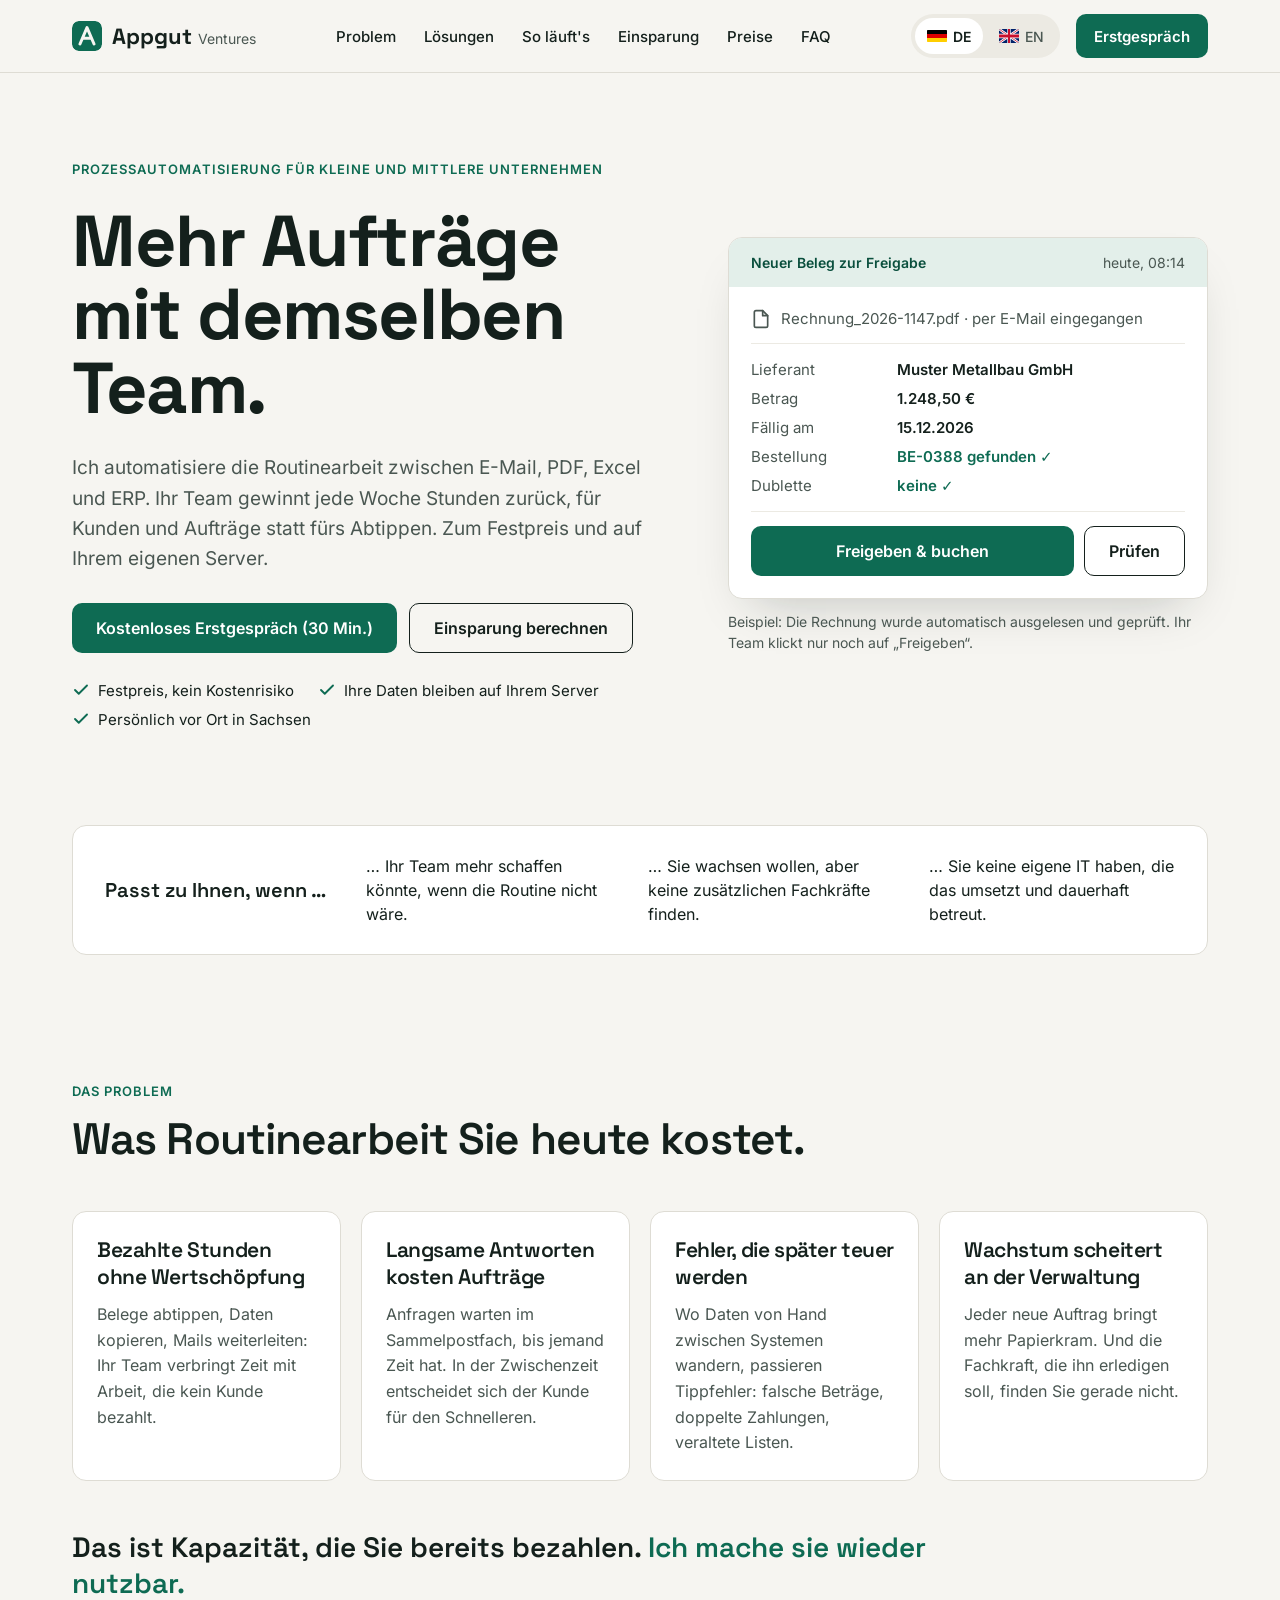
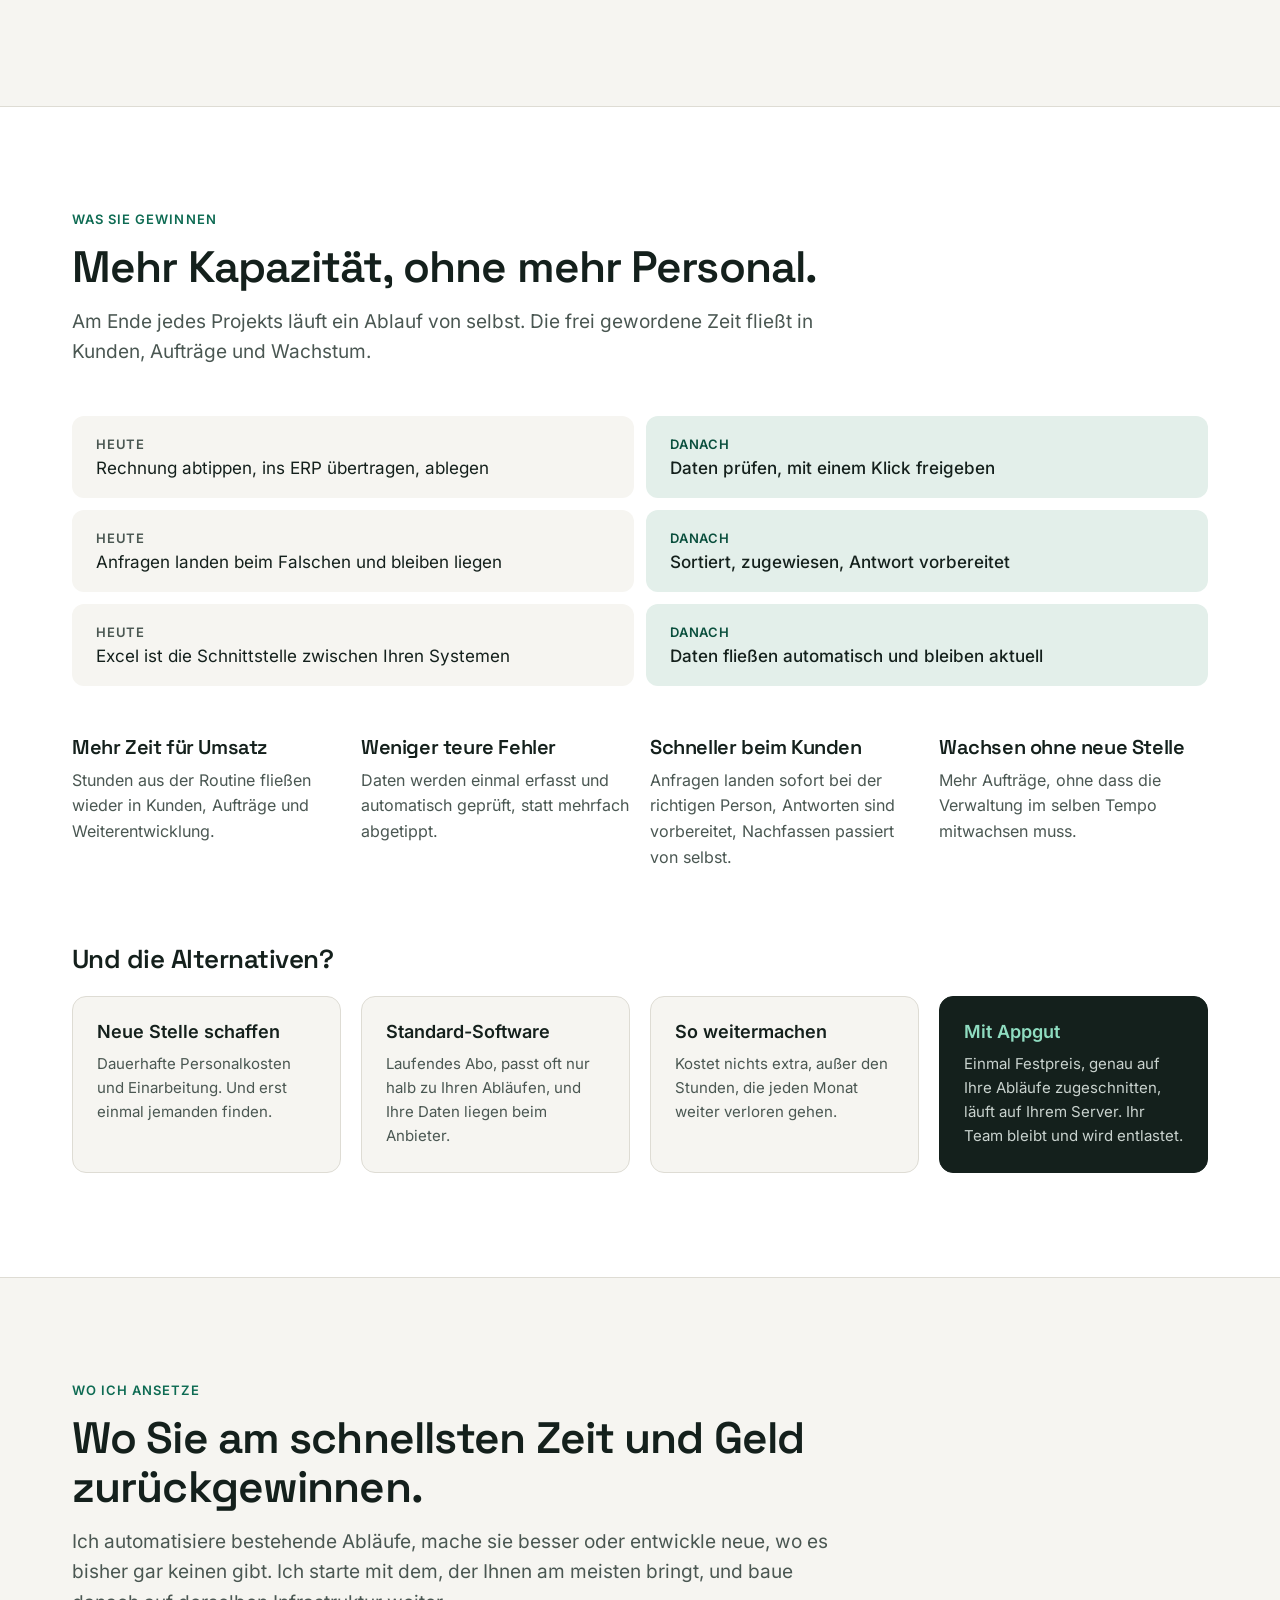
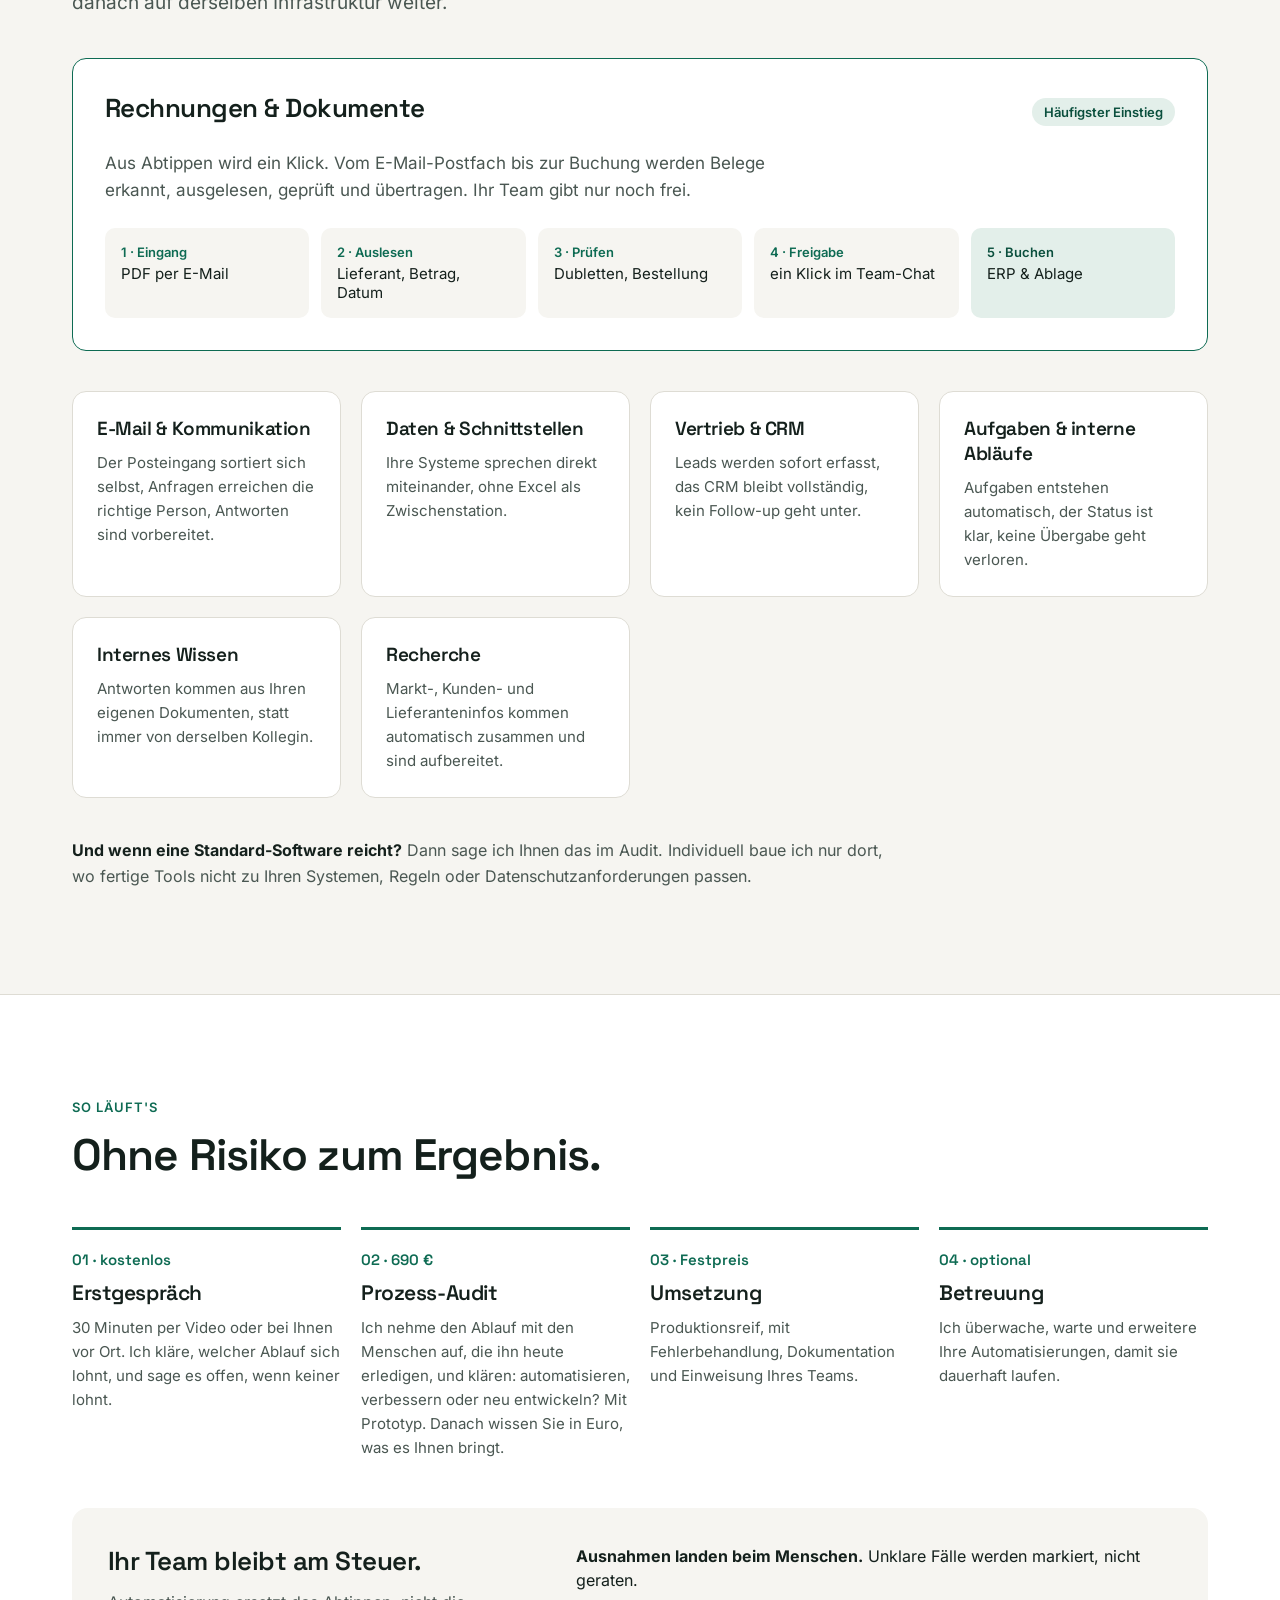
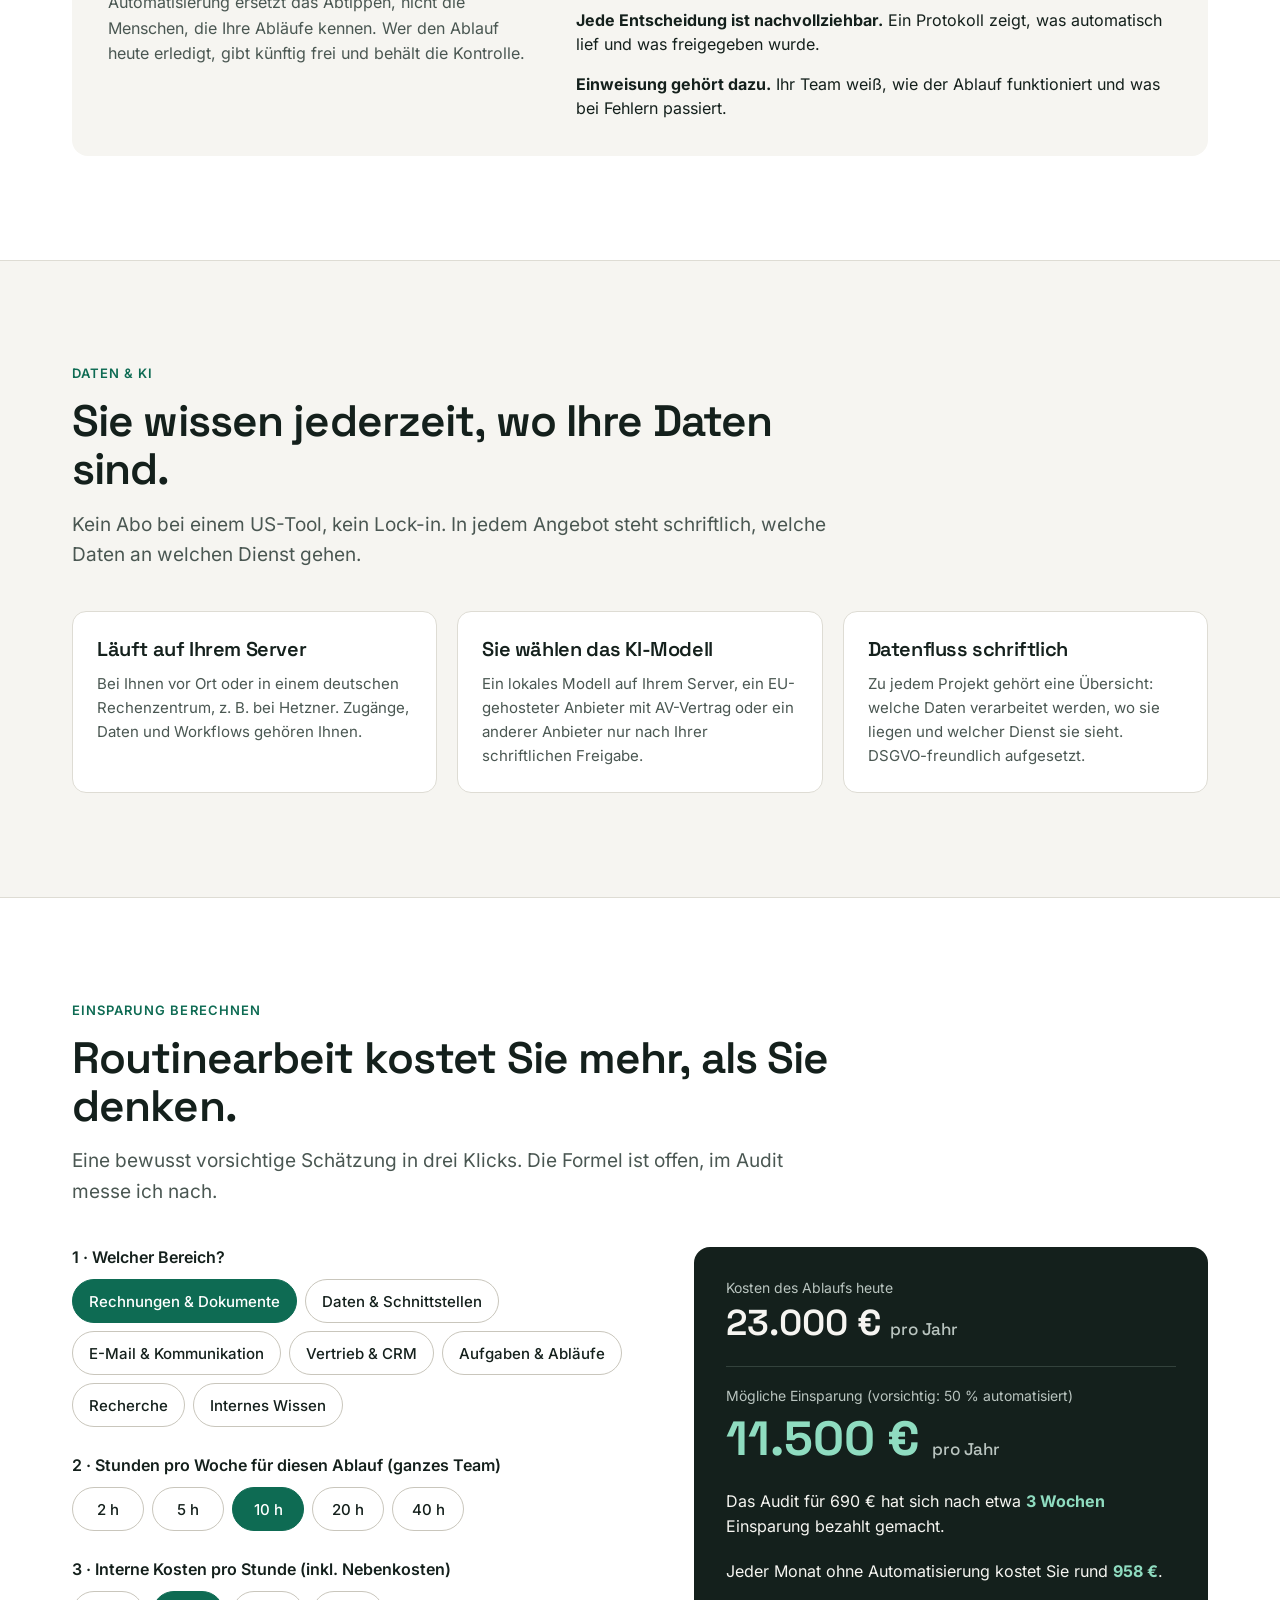
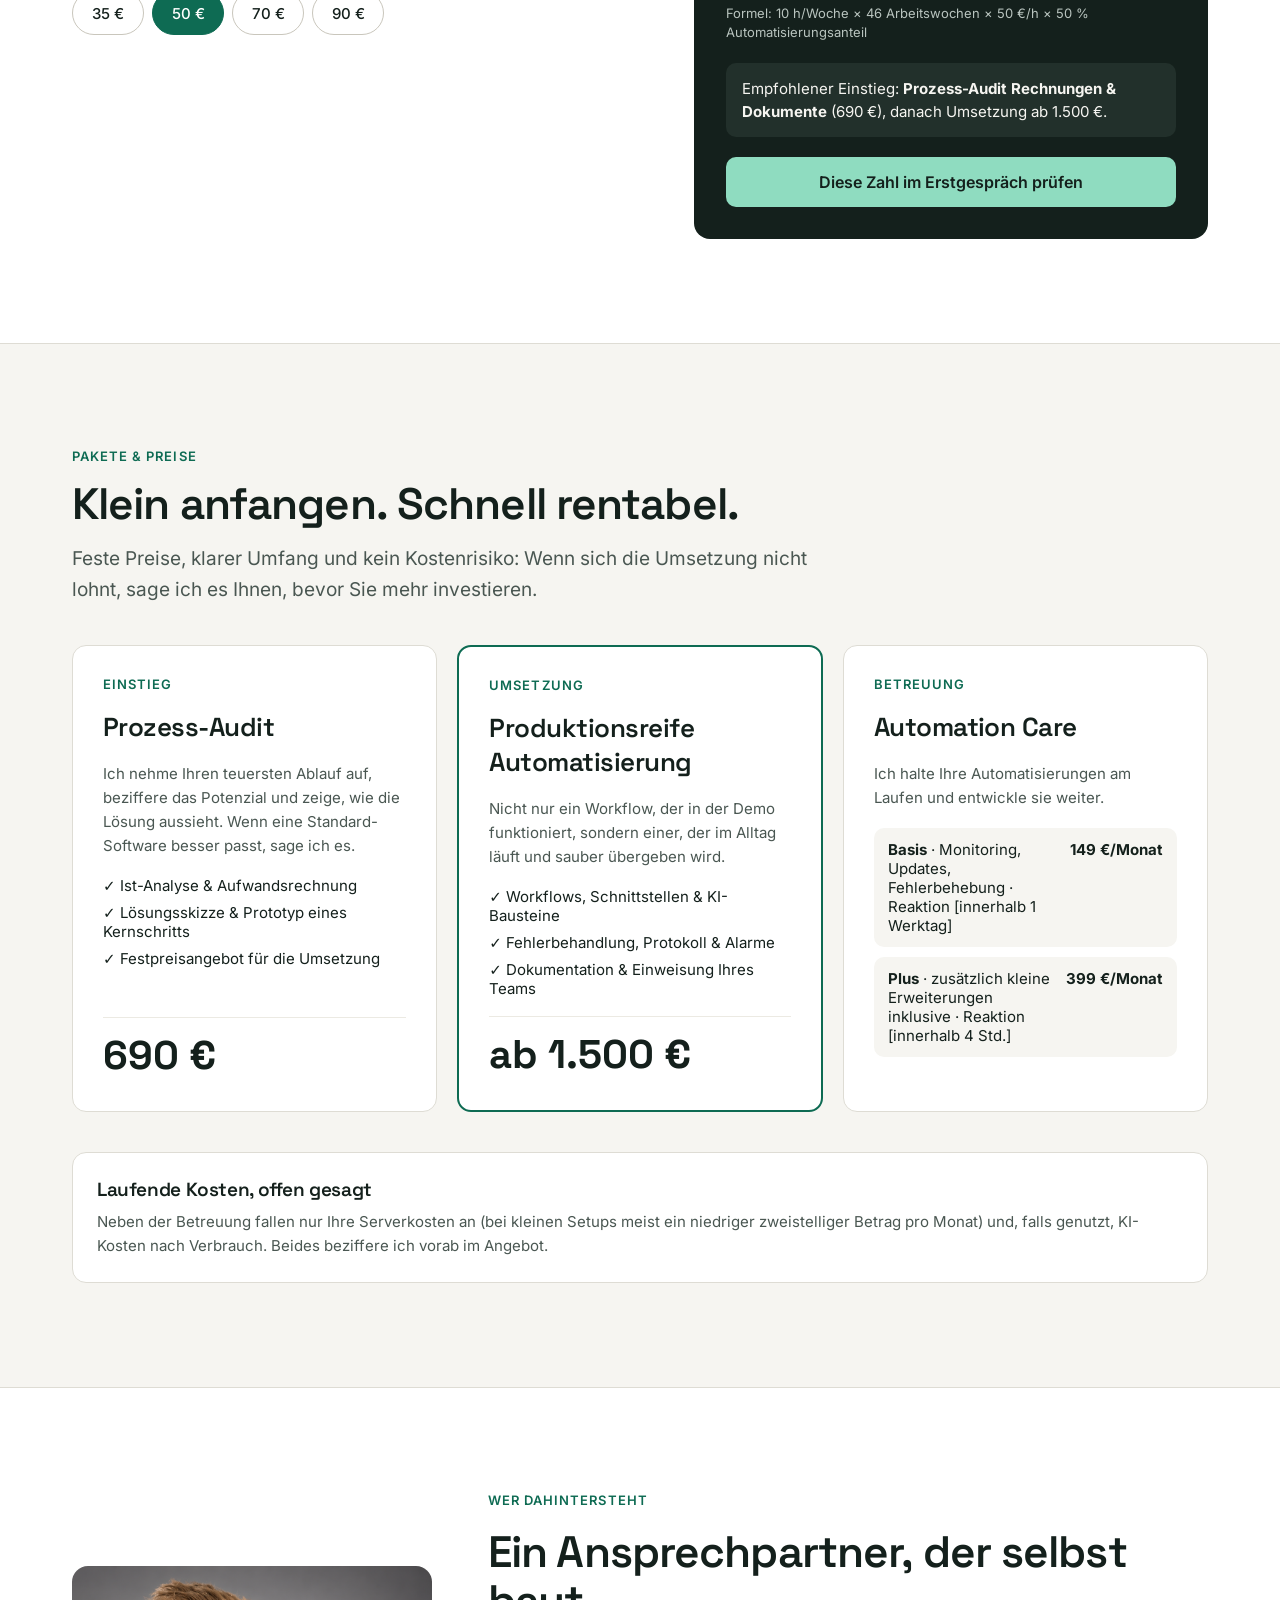
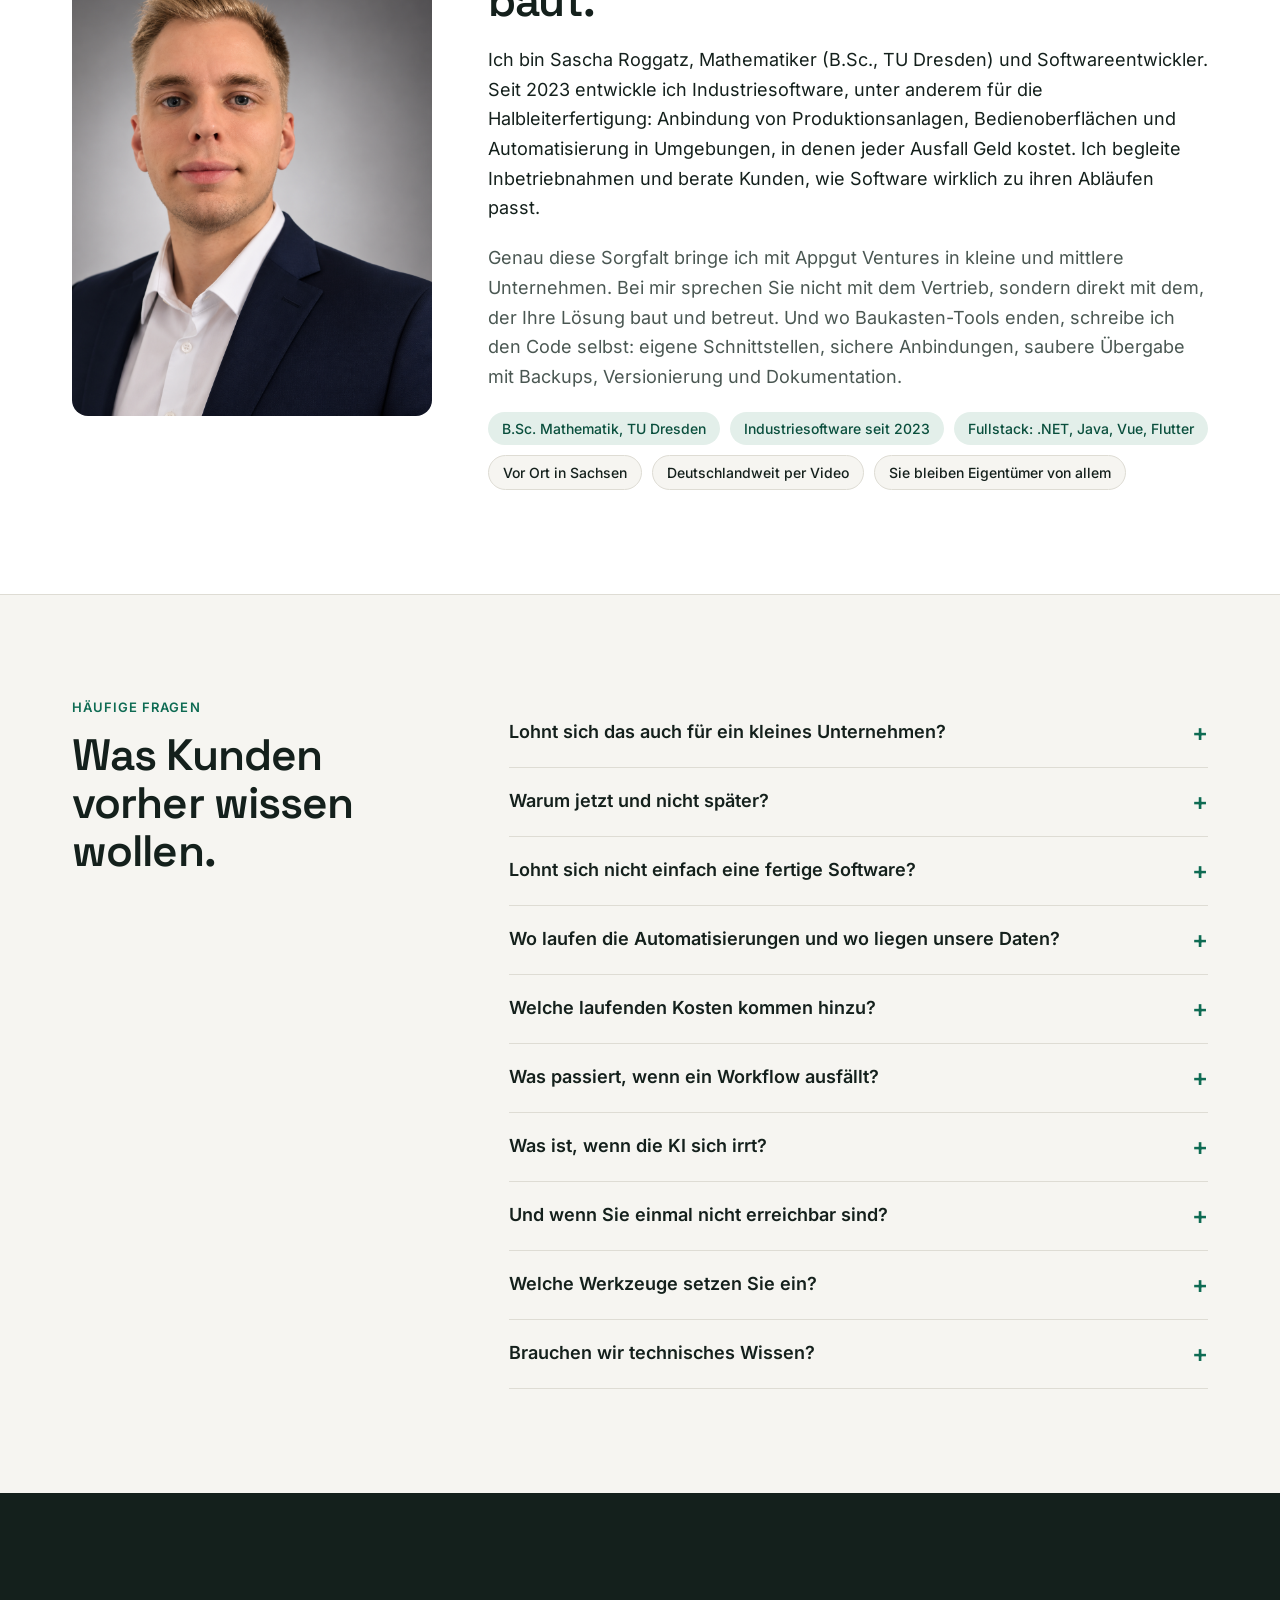
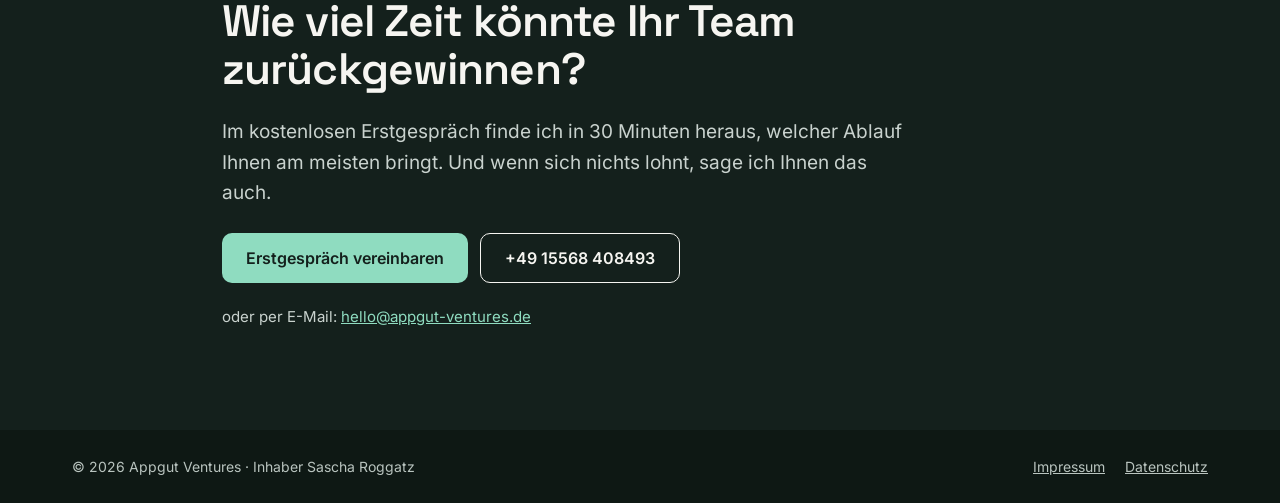
<file: index.html>
<!doctype html>
<html lang="de">
<head>
<meta charset="utf-8">
<meta name="viewport" content="width=device-width, initial-scale=1, viewport-fit=cover">
<title>Appgut Ventures – Mehr Aufträge mit demselben Team</title>
<meta name="description" content="Prozessautomatisierung und KI für kleine und mittlere Unternehmen: Ich automatisiere Routinearbeit zwischen E-Mail, PDF, Excel und ERP. Festpreis, auf Ihrem eigenen Server.">
<link rel="canonical" href="https://appgut-ventures.de/">
<meta property="og:title" content="Appgut Ventures – Mehr Aufträge mit demselben Team">
<meta property="og:description" content="Prozessautomatisierung und KI für kleine und mittlere Unternehmen: Ich automatisiere Routinearbeit zwischen E-Mail, PDF, Excel und ERP. Festpreis, auf Ihrem eigenen Server.">
<meta property="og:url" content="https://appgut-ventures.de/">
<meta property="og:type" content="website">
<meta property="og:locale" content="de_DE">
<link rel="alternate" hreflang="de" href="https://appgut-ventures.de/">
<link rel="alternate" hreflang="en" href="https://appgut-ventures.de/en/">
<link rel="alternate" hreflang="x-default" href="https://appgut-ventures.de/">
<link rel="icon" href="/favicon.svg" type="image/svg+xml">
<link rel="icon" href="/favicon-32.png" sizes="32x32" type="image/png">
<link rel="apple-touch-icon" href="/apple-touch-icon.png">
<link rel="preload" href="/assets/fonts/inter-latin-wght-normal.woff2" as="font" type="font/woff2" crossorigin>
<link rel="stylesheet" href="/assets/site.css">
<script src="/assets/calculator.js" defer></script>
</head>
<body>
<div style="width: 100%; min-height: 100vh; background: #F6F5F1">

<!-- NAV -->
<header style="position: sticky; top: 0; z-index: 10; background: rgba(246,245,241,0.94); border-bottom: 1px solid #DEDCD4; backdrop-filter: blur(8px)">
<div class="wrap" style="display: flex; align-items: center; justify-content: space-between; gap: 24px; min-height: 72px">
<a href="#top" style="text-decoration: none; color: #14201C; display: flex; align-items: center; gap: 10px">
<img src="/favicon.svg" width="30" height="30" alt="" style="display: block; border-radius: 7px">
<span style="display: flex; align-items: baseline; gap: 6px">
<span style="font-family: 'Space Grotesk', sans-serif; font-weight: 700; font-size: 22px">Appgut</span>
<span style="font-size: 14px; color: #4A5752">Ventures</span>
</span>
</a>
<nav class="navlinks" style="display: flex; gap: 28px; font-size: 15px; font-weight: 500">
<a href="#problem" style="color: #14201C; text-decoration: none">Problem</a>
<a href="#loesungen" style="color: #14201C; text-decoration: none">Lösungen</a>
<a href="#ablauf" style="color: #14201C; text-decoration: none">So läuft's</a>
<a href="#rechner" style="color: #14201C; text-decoration: none">Einsparung</a>
<a href="#preise" style="color: #14201C; text-decoration: none">Preise</a>
<a href="#faq" style="color: #14201C; text-decoration: none">FAQ</a>
</nav>
<div style="display: flex; align-items: center; gap: 16px">
<div role="group" aria-label="Sprache wählen" style="display: flex; gap: 4px; background: #ECEAE3; border-radius: 999px; padding: 4px">
<span aria-current="true" style="display: flex; align-items: center; gap: 6px; min-height: 36px; padding: 0 12px; border-radius: 999px; background: #FFFFFF; font-size: 14px; font-weight: 600; color: #14201C"><svg width="20" height="14" viewBox="0 0 5 3" style="border-radius: 2px" aria-hidden="true"><rect width="5" height="1" y="0" fill="#000000"></rect><rect width="5" height="1" y="1" fill="#DD0000"></rect><rect width="5" height="1" y="2" fill="#FFCE00"></rect></svg>DE</span>
<a href="/en/" lang="en" aria-label="English version" style="display: flex; align-items: center; gap: 6px; min-height: 36px; padding: 0 12px; border-radius: 999px; font-size: 14px; font-weight: 500; color: #4A5752; text-decoration: none"><svg width="20" height="14" viewBox="0 0 60 30" preserveAspectRatio="none" style="border-radius: 2px" aria-hidden="true"><rect width="60" height="30" fill="#012169"></rect><path d="M0,0 L60,30 M60,0 L0,30" stroke="#FFFFFF" stroke-width="6"></path><path d="M0,0 L60,30 M60,0 L0,30" stroke="#C8102E" stroke-width="2"></path><path d="M30,0 V30 M0,15 H60" stroke="#FFFFFF" stroke-width="10"></path><path d="M30,0 V30 M0,15 H60" stroke="#C8102E" stroke-width="6"></path></svg>EN</a>
</div>
<a class="btn btn-primary" href="mailto:hello@appgut-ventures.de?subject=Erstgespr%C3%A4ch" style="min-height: 44px; padding: 0 18px; font-size: 15px">Erstgespräch</a>
</div>
</div>
</header>

<!-- HERO -->
<section id="top" style="padding: 88px 0 96px">
<div class="wrap" style="display: flex; flex-wrap: wrap; gap: 56px; align-items: center">
<div style="flex: 1 1 520px; min-width: 0; display: flex; flex-direction: column; gap: 28px">
<p class="eyebrow">Prozessautomatisierung für kleine und mittlere Unternehmen</p>
<h1 class="h1" style="font-size: 72px; line-height: 1.02; font-weight: 700">Mehr Aufträge mit demselben Team.</h1>
<p class="lead" style="max-width: 600px">Ich automatisiere die Routinearbeit zwischen E-Mail, PDF, Excel und ERP. Ihr Team gewinnt jede Woche Stunden zurück, für Kunden und Aufträge statt fürs Abtippen. Zum Festpreis und auf Ihrem eigenen Server.</p>
<div style="display: flex; flex-wrap: wrap; gap: 12px">
<a class="btn btn-primary" href="mailto:hello@appgut-ventures.de?subject=Erstgespr%C3%A4ch">Kostenloses Erstgespräch (30 Min.)</a>
<a class="btn btn-ghost" href="#rechner">Einsparung berechnen</a>
</div>
<div style="display: flex; flex-wrap: wrap; gap: 10px 24px; font-size: 15px; color: #14201C">
<span style="display: flex; align-items: center; gap: 8px"><svg width="18" height="18" viewBox="0 0 24 24" fill="none" stroke="#0E6B53" stroke-width="2.5" stroke-linecap="round" stroke-linejoin="round" aria-hidden="true"><path d="M20 6L9 17l-5-5"></path></svg>Festpreis, kein Kostenrisiko</span>
<span style="display: flex; align-items: center; gap: 8px"><svg width="18" height="18" viewBox="0 0 24 24" fill="none" stroke="#0E6B53" stroke-width="2.5" stroke-linecap="round" stroke-linejoin="round" aria-hidden="true"><path d="M20 6L9 17l-5-5"></path></svg>Ihre Daten bleiben auf Ihrem Server</span>
<span style="display: flex; align-items: center; gap: 8px"><svg width="18" height="18" viewBox="0 0 24 24" fill="none" stroke="#0E6B53" stroke-width="2.5" stroke-linecap="round" stroke-linejoin="round" aria-hidden="true"><path d="M20 6L9 17l-5-5"></path></svg>Persönlich vor Ort in Sachsen</span>
</div>
</div>

<!-- Hero visual: example invoice -->
<div style="flex: 1 1 400px; min-width: 0; display: flex; flex-direction: column; gap: 12px">
<div class="card" style="padding: 0; overflow: hidden; box-shadow: 0 24px 48px -24px rgba(20,32,28,0.25)">
<div style="display: flex; justify-content: space-between; align-items: center; padding: 16px 22px; background: #E3EFEA; font-size: 14px">
<span style="font-weight: 600; color: #0A4F3D">Neuer Beleg zur Freigabe</span>
<span style="color: #4A5752">heute, 08:14</span>
</div>
<div style="padding: 22px; display: flex; flex-direction: column; gap: 14px; font-size: 15px">
<div style="display: flex; align-items: center; gap: 10px; color: #4A5752">
<svg width="20" height="20" viewBox="0 0 24 24" fill="none" stroke="#4A5752" stroke-width="2" stroke-linecap="round" stroke-linejoin="round" aria-hidden="true"><path d="M14 2H6a2 2 0 0 0-2 2v16a2 2 0 0 0 2 2h12a2 2 0 0 0 2-2V8z"></path><path d="M14 2v6h6"></path></svg>
Rechnung_2026-1147.pdf · per E-Mail eingegangen
</div>
<div style="display: grid; grid-template-columns: 130px 1fr; gap: 10px 16px; padding: 16px 0; border-top: 1px solid #ECEAE3; border-bottom: 1px solid #ECEAE3">
<span style="color: #4A5752">Lieferant</span><span style="font-weight: 600">Muster Metallbau GmbH</span>
<span style="color: #4A5752">Betrag</span><span style="font-weight: 600">1.248,50 €</span>
<span style="color: #4A5752">Fällig am</span><span style="font-weight: 600">15.12.2026</span>
<span style="color: #4A5752">Bestellung</span><span style="font-weight: 600; color: #0E6B53">BE-0388 gefunden ✓</span>
<span style="color: #4A5752">Dublette</span><span style="font-weight: 600; color: #0E6B53">keine ✓</span>
</div>
<div style="display: flex; gap: 10px">
<span class="btn btn-primary" style="border: 0; flex: 1; font-family: inherit" aria-hidden="true">Freigeben &amp; buchen</span>
<span class="btn btn-ghost" style="background: transparent; font-family: inherit" aria-hidden="true">Prüfen</span>
</div>
</div>
</div>
<p style="font-size: 14px; color: #4A5752; line-height: 1.5">Beispiel: Die Rechnung wurde automatisch ausgelesen und geprüft. Ihr Team klickt nur noch auf „Freigeben“.</p>
</div>
</div>
</section>

<!-- FÜR WEN -->
<section style="padding: 0 0 24px">
<div class="wrap">
<div class="card" style="display: flex; flex-wrap: wrap; gap: 24px 40px; align-items: center; padding: 28px 32px">
<p style="font-family: 'Space Grotesk', sans-serif; font-weight: 600; font-size: 20px; flex: 0 0 auto">Passt zu Ihnen, wenn …</p>
<div style="display: flex; flex-wrap: wrap; gap: 16px 36px; flex: 1 1 600px; font-size: 16px; line-height: 1.5">
<span style="flex: 1 1 220px">… Ihr Team mehr schaffen könnte, wenn die Routine nicht wäre.</span>
<span style="flex: 1 1 220px">… Sie wachsen wollen, aber keine zusätzlichen Fachkräfte finden.</span>
<span style="flex: 1 1 220px">… Sie keine eigene IT haben, die das umsetzt und dauerhaft betreut.</span>
</div>
</div>
</div>
</section>

<!-- PROBLEM -->
<section id="problem" class="sec">
<div class="wrap" style="display: flex; flex-direction: column; gap: 48px">
<div style="display: flex; flex-direction: column; gap: 16px; max-width: 760px">
<p class="eyebrow">Das Problem</p>
<h2 class="h2">Was Routinearbeit Sie heute kostet.</h2>
</div>
<div class="grid">
<div class="card" style="display: flex; flex-direction: column; gap: 12px">
<h3 style="font-size: 21px; font-weight: 600">Bezahlte Stunden ohne Wertschöpfung</h3>
<p style="font-size: 16px; line-height: 1.6; color: #4A5752">Belege abtippen, Daten kopieren, Mails weiterleiten: Ihr Team verbringt Zeit mit Arbeit, die kein Kunde bezahlt.</p>
</div>
<div class="card" style="display: flex; flex-direction: column; gap: 12px">
<h3 style="font-size: 21px; font-weight: 600">Langsame Antworten kosten Aufträge</h3>
<p style="font-size: 16px; line-height: 1.6; color: #4A5752">Anfragen warten im Sammelpostfach, bis jemand Zeit hat. In der Zwischenzeit entscheidet sich der Kunde für den Schnelleren.</p>
</div>
<div class="card" style="display: flex; flex-direction: column; gap: 12px">
<h3 style="font-size: 21px; font-weight: 600">Fehler, die später teuer werden</h3>
<p style="font-size: 16px; line-height: 1.6; color: #4A5752">Wo Daten von Hand zwischen Systemen wandern, passieren Tippfehler: falsche Beträge, doppelte Zahlungen, veraltete Listen.</p>
</div>
<div class="card" style="display: flex; flex-direction: column; gap: 12px">
<h3 style="font-size: 21px; font-weight: 600">Wachstum scheitert an der Verwaltung</h3>
<p style="font-size: 16px; line-height: 1.6; color: #4A5752">Jeder neue Auftrag bringt mehr Papierkram. Und die Fachkraft, die ihn erledigen soll, finden Sie gerade nicht.</p>
</div></div>
<p style="font-family: 'Space Grotesk', sans-serif; font-size: 28px; line-height: 1.3; font-weight: 600; max-width: 860px">Das ist Kapazität, die Sie bereits bezahlen. <span style="color: #0E6B53">Ich mache sie wieder nutzbar.</span></p>
</div>
</section>

<!-- WAS SICH ÄNDERT -->
<section style="padding: 104px 0; background: #FFFFFF; border-top: 1px solid #DEDCD4; border-bottom: 1px solid #DEDCD4">
<div class="wrap" style="display: flex; flex-direction: column; gap: 48px">
<div style="display: flex; flex-direction: column; gap: 16px; max-width: 760px">
<p class="eyebrow">Was Sie gewinnen</p>
<h2 class="h2">Mehr Kapazität, ohne mehr Personal.</h2>
<p class="lead">Am Ende jedes Projekts läuft ein Ablauf von selbst. Die frei gewordene Zeit fließt in Kunden, Aufträge und Wachstum.</p>
</div>

<div style="display: flex; flex-direction: column; gap: 12px">
<div style="display: flex; flex-wrap: wrap; gap: 12px; align-items: stretch">
<div style="flex: 1 1 340px; background: #F6F5F1; border-radius: 12px; padding: 20px 24px"><p style="font-size: 13px; font-weight: 600; color: #4A5752; text-transform: uppercase; letter-spacing: 0.06em; margin-bottom: 6px">Heute</p><p style="font-size: 17px">Rechnung abtippen, ins ERP übertragen, ablegen</p></div>
<div style="flex: 1 1 340px; background: #E3EFEA; border-radius: 12px; padding: 20px 24px"><p style="font-size: 13px; font-weight: 600; color: #0A4F3D; text-transform: uppercase; letter-spacing: 0.06em; margin-bottom: 6px">Danach</p><p style="font-size: 17px; font-weight: 500">Daten prüfen, mit einem Klick freigeben</p></div>
</div>
<div style="display: flex; flex-wrap: wrap; gap: 12px; align-items: stretch">
<div style="flex: 1 1 340px; background: #F6F5F1; border-radius: 12px; padding: 20px 24px"><p style="font-size: 13px; font-weight: 600; color: #4A5752; text-transform: uppercase; letter-spacing: 0.06em; margin-bottom: 6px">Heute</p><p style="font-size: 17px">Anfragen landen beim Falschen und bleiben liegen</p></div>
<div style="flex: 1 1 340px; background: #E3EFEA; border-radius: 12px; padding: 20px 24px"><p style="font-size: 13px; font-weight: 600; color: #0A4F3D; text-transform: uppercase; letter-spacing: 0.06em; margin-bottom: 6px">Danach</p><p style="font-size: 17px; font-weight: 500">Sortiert, zugewiesen, Antwort vorbereitet</p></div>
</div>
<div style="display: flex; flex-wrap: wrap; gap: 12px; align-items: stretch">
<div style="flex: 1 1 340px; background: #F6F5F1; border-radius: 12px; padding: 20px 24px"><p style="font-size: 13px; font-weight: 600; color: #4A5752; text-transform: uppercase; letter-spacing: 0.06em; margin-bottom: 6px">Heute</p><p style="font-size: 17px">Excel ist die Schnittstelle zwischen Ihren Systemen</p></div>
<div style="flex: 1 1 340px; background: #E3EFEA; border-radius: 12px; padding: 20px 24px"><p style="font-size: 13px; font-weight: 600; color: #0A4F3D; text-transform: uppercase; letter-spacing: 0.06em; margin-bottom: 6px">Danach</p><p style="font-size: 17px; font-weight: 500">Daten fließen automatisch und bleiben aktuell</p></div>
</div></div>

<div class="grid">
<div style="display: flex; flex-direction: column; gap: 8px"><h3 style="font-size: 20px; font-weight: 600">Mehr Zeit für Umsatz</h3><p style="font-size: 16px; line-height: 1.6; color: #4A5752">Stunden aus der Routine fließen wieder in Kunden, Aufträge und Weiterentwicklung.</p></div>
<div style="display: flex; flex-direction: column; gap: 8px"><h3 style="font-size: 20px; font-weight: 600">Weniger teure Fehler</h3><p style="font-size: 16px; line-height: 1.6; color: #4A5752">Daten werden einmal erfasst und automatisch geprüft, statt mehrfach abgetippt.</p></div>
<div style="display: flex; flex-direction: column; gap: 8px"><h3 style="font-size: 20px; font-weight: 600">Schneller beim Kunden</h3><p style="font-size: 16px; line-height: 1.6; color: #4A5752">Anfragen landen sofort bei der richtigen Person, Antworten sind vorbereitet, Nachfassen passiert von selbst.</p></div>
<div style="display: flex; flex-direction: column; gap: 8px"><h3 style="font-size: 20px; font-weight: 600">Wachsen ohne neue Stelle</h3><p style="font-size: 16px; line-height: 1.6; color: #4A5752">Mehr Aufträge, ohne dass die Verwaltung im selben Tempo mitwachsen muss.</p></div></div>

<div style="display: flex; flex-direction: column; gap: 20px; margin-top: 24px">
<h3 style="font-size: 26px; font-weight: 600">Und die Alternativen?</h3>
<div class="grid">
<div class="card" style="display: flex; flex-direction: column; gap: 10px; background: #F6F5F1">
<p style="font-weight: 600; font-size: 18px">Neue Stelle schaffen</p>
<p style="font-size: 15px; line-height: 1.6; color: #4A5752">Dauerhafte Personalkosten und Einarbeitung. Und erst einmal jemanden finden.</p>
</div>
<div class="card" style="display: flex; flex-direction: column; gap: 10px; background: #F6F5F1">
<p style="font-weight: 600; font-size: 18px">Standard-Software</p>
<p style="font-size: 15px; line-height: 1.6; color: #4A5752">Laufendes Abo, passt oft nur halb zu Ihren Abläufen, und Ihre Daten liegen beim Anbieter.</p>
</div>
<div class="card" style="display: flex; flex-direction: column; gap: 10px; background: #F6F5F1">
<p style="font-weight: 600; font-size: 18px">So weitermachen</p>
<p style="font-size: 15px; line-height: 1.6; color: #4A5752">Kostet nichts extra, außer den Stunden, die jeden Monat weiter verloren gehen.</p>
</div>
<div class="card" style="display: flex; flex-direction: column; gap: 10px; background: #14201C; border-color: #14201C; color: #F6F5F1">
<p style="font-weight: 600; font-size: 18px; color: #8FDCC0">Mit Appgut</p>
<p style="font-size: 15px; line-height: 1.6; color: #C9D2CE">Einmal Festpreis, genau auf Ihre Abläufe zugeschnitten, läuft auf Ihrem Server. Ihr Team bleibt und wird entlastet.</p>
</div>
</div>
</div>
</div>
</section>

<!-- LÖSUNGEN -->
<section id="loesungen" class="sec">
<div class="wrap" style="display: flex; flex-direction: column; gap: 40px">
<div style="display: flex; flex-direction: column; gap: 16px; max-width: 760px">
<p class="eyebrow">Wo ich ansetze</p>
<h2 class="h2">Wo Sie am schnellsten Zeit und Geld zurückgewinnen.</h2>
<p class="lead">Ich automatisiere bestehende Abläufe, mache sie besser oder entwickle neue, wo es bisher gar keinen gibt. Ich starte mit dem, der Ihnen am meisten bringt, und baue danach auf derselben Infrastruktur weiter.</p>
</div>

<div class="card" style="padding: 32px; display: flex; flex-direction: column; gap: 24px; border-color: #0E6B53; border-width: 1.5px">
<div style="display: flex; flex-wrap: wrap; justify-content: space-between; gap: 12px; align-items: baseline">
<h3 style="font-size: 26px; font-weight: 600">Rechnungen &amp; Dokumente</h3>
<span style="font-size: 13px; font-weight: 600; color: #0A4F3D; background: #E3EFEA; padding: 6px 12px; border-radius: 999px">Häufigster Einstieg</span>
</div>
<p style="font-size: 17px; line-height: 1.6; color: #4A5752; max-width: 720px">Aus Abtippen wird ein Klick. Vom E-Mail-Postfach bis zur Buchung werden Belege erkannt, ausgelesen, geprüft und übertragen. Ihr Team gibt nur noch frei.</p>
<div style="display: grid; gap: 12px; grid-template-columns: repeat(auto-fit, minmax(170px, 1fr))">
<div style="background: #F6F5F1; border-radius: 10px; padding: 16px"><p style="font-size: 13px; font-weight: 600; color: #0E6B53">1 · Eingang</p><p style="font-size: 15px; margin-top: 4px">PDF per E-Mail</p></div>
<div style="background: #F6F5F1; border-radius: 10px; padding: 16px"><p style="font-size: 13px; font-weight: 600; color: #0E6B53">2 · Auslesen</p><p style="font-size: 15px; margin-top: 4px">Lieferant, Betrag, Datum</p></div>
<div style="background: #F6F5F1; border-radius: 10px; padding: 16px"><p style="font-size: 13px; font-weight: 600; color: #0E6B53">3 · Prüfen</p><p style="font-size: 15px; margin-top: 4px">Dubletten, Bestellung</p></div>
<div style="background: #F6F5F1; border-radius: 10px; padding: 16px"><p style="font-size: 13px; font-weight: 600; color: #0E6B53">4 · Freigabe</p><p style="font-size: 15px; margin-top: 4px">ein Klick im Team-Chat</p></div>
<div style="background: #E3EFEA; border-radius: 10px; padding: 16px"><p style="font-size: 13px; font-weight: 600; color: #0A4F3D">5 · Buchen</p><p style="font-size: 15px; margin-top: 4px">ERP &amp; Ablage</p></div>
</div>
</div>
<div class="grid">
<div class="card" style="display: flex; flex-direction: column; gap: 10px"><h3 style="font-size: 19px; font-weight: 600">E-Mail &amp; Kommunikation</h3><p style="font-size: 15px; line-height: 1.6; color: #4A5752">Der Posteingang sortiert sich selbst, Anfragen erreichen die richtige Person, Antworten sind vorbereitet.</p></div>
<div class="card" style="display: flex; flex-direction: column; gap: 10px"><h3 style="font-size: 19px; font-weight: 600">Daten &amp; Schnittstellen</h3><p style="font-size: 15px; line-height: 1.6; color: #4A5752">Ihre Systeme sprechen direkt miteinander, ohne Excel als Zwischenstation.</p></div>
<div class="card" style="display: flex; flex-direction: column; gap: 10px"><h3 style="font-size: 19px; font-weight: 600">Vertrieb &amp; CRM</h3><p style="font-size: 15px; line-height: 1.6; color: #4A5752">Leads werden sofort erfasst, das CRM bleibt vollständig, kein Follow-up geht unter.</p></div>
<div class="card" style="display: flex; flex-direction: column; gap: 10px"><h3 style="font-size: 19px; font-weight: 600">Aufgaben &amp; interne Abläufe</h3><p style="font-size: 15px; line-height: 1.6; color: #4A5752">Aufgaben entstehen automatisch, der Status ist klar, keine Übergabe geht verloren.</p></div>
<div class="card" style="display: flex; flex-direction: column; gap: 10px"><h3 style="font-size: 19px; font-weight: 600">Internes Wissen</h3><p style="font-size: 15px; line-height: 1.6; color: #4A5752">Antworten kommen aus Ihren eigenen Dokumenten, statt immer von derselben Kollegin.</p></div>
<div class="card" style="display: flex; flex-direction: column; gap: 10px"><h3 style="font-size: 19px; font-weight: 600">Recherche</h3><p style="font-size: 15px; line-height: 1.6; color: #4A5752">Markt-, Kunden- und Lieferanteninfos kommen automatisch zusammen und sind aufbereitet.</p></div>
</div>

<p style="font-size: 16px; line-height: 1.6; color: #4A5752; max-width: 820px"><strong style="color: #14201C">Und wenn eine Standard-Software reicht?</strong> Dann sage ich Ihnen das im Audit. Individuell baue ich nur dort, wo fertige Tools nicht zu Ihren Systemen, Regeln oder Datenschutzanforderungen passen.</p>
</div>
</section>

<!-- ABLAUF -->
<section id="ablauf" style="padding: 104px 0; background: #FFFFFF; border-top: 1px solid #DEDCD4; border-bottom: 1px solid #DEDCD4">
<div class="wrap" style="display: flex; flex-direction: column; gap: 48px">
<div style="display: flex; flex-direction: column; gap: 16px; max-width: 760px">
<p class="eyebrow">So läuft's</p>
<h2 class="h2">Ohne Risiko zum Ergebnis.</h2>
</div>
<div class="grid">
<div style="display: flex; flex-direction: column; gap: 10px; border-top: 3px solid #0E6B53; padding-top: 20px">
<p style="font-family: 'Space Grotesk', sans-serif; font-size: 15px; font-weight: 600; color: #0E6B53">01 · kostenlos</p>
<h3 style="font-size: 21px; font-weight: 600">Erstgespräch</h3>
<p style="font-size: 15px; line-height: 1.6; color: #4A5752">30 Minuten per Video oder bei Ihnen vor Ort. Ich kläre, welcher Ablauf sich lohnt, und sage es offen, wenn keiner lohnt.</p>
</div>
<div style="display: flex; flex-direction: column; gap: 10px; border-top: 3px solid #0E6B53; padding-top: 20px">
<p style="font-family: 'Space Grotesk', sans-serif; font-size: 15px; font-weight: 600; color: #0E6B53">02 · 690 €</p>
<h3 style="font-size: 21px; font-weight: 600">Prozess-Audit</h3>
<p style="font-size: 15px; line-height: 1.6; color: #4A5752">Ich nehme den Ablauf mit den Menschen auf, die ihn heute erledigen, und klären: automatisieren, verbessern oder neu entwickeln? Mit Prototyp. Danach wissen Sie in Euro, was es Ihnen bringt.</p>
</div>
<div style="display: flex; flex-direction: column; gap: 10px; border-top: 3px solid #0E6B53; padding-top: 20px">
<p style="font-family: 'Space Grotesk', sans-serif; font-size: 15px; font-weight: 600; color: #0E6B53">03 · Festpreis</p>
<h3 style="font-size: 21px; font-weight: 600">Umsetzung</h3>
<p style="font-size: 15px; line-height: 1.6; color: #4A5752">Produktionsreif, mit Fehlerbehandlung, Dokumentation und Einweisung Ihres Teams.</p>
</div>
<div style="display: flex; flex-direction: column; gap: 10px; border-top: 3px solid #0E6B53; padding-top: 20px">
<p style="font-family: 'Space Grotesk', sans-serif; font-size: 15px; font-weight: 600; color: #0E6B53">04 · optional</p>
<h3 style="font-size: 21px; font-weight: 600">Betreuung</h3>
<p style="font-size: 15px; line-height: 1.6; color: #4A5752">Ich überwache, warte und erweitere Ihre Automatisierungen, damit sie dauerhaft laufen.</p>
</div>
</div>

<div style="background: #F6F5F1; border-radius: 16px; padding: 36px; display: flex; flex-wrap: wrap; gap: 32px">
<div style="flex: 1 1 320px; display: flex; flex-direction: column; gap: 12px">
<h3 style="font-size: 26px; font-weight: 600">Ihr Team bleibt am Steuer.</h3>
<p style="font-size: 16px; line-height: 1.6; color: #4A5752">Automatisierung ersetzt das Abtippen, nicht die Menschen, die Ihre Abläufe kennen. Wer den Ablauf heute erledigt, gibt künftig frei und behält die Kontrolle.</p>
</div>
<div style="flex: 1 1 480px; display: flex; flex-direction: column; gap: 16px; font-size: 16px; line-height: 1.5">
<p><strong>Ausnahmen landen beim Menschen.</strong> Unklare Fälle werden markiert, nicht geraten.</p>
<p><strong>Jede Entscheidung ist nachvollziehbar.</strong> Ein Protokoll zeigt, was automatisch lief und was freigegeben wurde.</p>
<p><strong>Einweisung gehört dazu.</strong> Ihr Team weiß, wie der Ablauf funktioniert und was bei Fehlern passiert.</p>
</div>
</div>
</div>
</section>

<!-- DATEN & KI -->
<section class="sec">
<div class="wrap" style="display: flex; flex-direction: column; gap: 40px">
<div style="display: flex; flex-direction: column; gap: 16px; max-width: 760px">
<p class="eyebrow">Daten &amp; KI</p>
<h2 class="h2">Sie wissen jederzeit, wo Ihre Daten sind.</h2>
<p class="lead">Kein Abo bei einem US-Tool, kein Lock-in. In jedem Angebot steht schriftlich, welche Daten an welchen Dienst gehen.</p>
</div>
<div class="grid">
<div class="card" style="display: flex; flex-direction: column; gap: 10px">
<h3 style="font-size: 20px; font-weight: 600">Läuft auf Ihrem Server</h3>
<p style="font-size: 15px; line-height: 1.6; color: #4A5752">Bei Ihnen vor Ort oder in einem deutschen Rechenzentrum, z. B. bei Hetzner. Zugänge, Daten und Workflows gehören Ihnen.</p>
</div>
<div class="card" style="display: flex; flex-direction: column; gap: 10px">
<h3 style="font-size: 20px; font-weight: 600">Sie wählen das KI-Modell</h3>
<p style="font-size: 15px; line-height: 1.6; color: #4A5752">Ein lokales Modell auf Ihrem Server, ein EU-gehosteter Anbieter mit AV-Vertrag oder ein anderer Anbieter nur nach Ihrer schriftlichen Freigabe.</p>
</div>
<div class="card" style="display: flex; flex-direction: column; gap: 10px">
<h3 style="font-size: 20px; font-weight: 600">Datenfluss schriftlich</h3>
<p style="font-size: 15px; line-height: 1.6; color: #4A5752">Zu jedem Projekt gehört eine Übersicht: welche Daten verarbeitet werden, wo sie liegen und welcher Dienst sie sieht. DSGVO-freundlich aufgesetzt.</p>
</div>
</div>
</div>
</section>

<!-- RECHNER -->
<section id="rechner" style="padding: 104px 0; background: #FFFFFF; border-top: 1px solid #DEDCD4; border-bottom: 1px solid #DEDCD4">
<div class="wrap" style="display: flex; flex-direction: column; gap: 40px">
<div style="display: flex; flex-direction: column; gap: 16px; max-width: 760px">
<p class="eyebrow">Einsparung berechnen</p>
<h2 class="h2">Routinearbeit kostet Sie mehr, als Sie denken.</h2>
<p class="lead">Eine bewusst vorsichtige Schätzung in drei Klicks. Die Formel ist offen, im Audit messe ich nach.</p></div>
<div style="display: flex; flex-wrap: wrap; gap: 32px; align-items: stretch">
<div style="flex: 1 1 520px; min-width: 0; display: flex; flex-direction: column; gap: 28px">
<div style="display: flex; flex-direction: column; gap: 12px">
<p style="font-weight: 600; font-size: 16px">1 · Welcher Bereich?</p>
<div style="display: flex; flex-wrap: wrap; gap: 8px">
<button type="button" class="pill" data-group="area" data-value="0" aria-pressed="true">Rechnungen &amp; Dokumente</button>
<button type="button" class="pill" data-group="area" data-value="1" aria-pressed="false">Daten &amp; Schnittstellen</button>
<button type="button" class="pill" data-group="area" data-value="2" aria-pressed="false">E-Mail &amp; Kommunikation</button>
<button type="button" class="pill" data-group="area" data-value="3" aria-pressed="false">Vertrieb &amp; CRM</button>
<button type="button" class="pill" data-group="area" data-value="4" aria-pressed="false">Aufgaben &amp; Abläufe</button>
<button type="button" class="pill" data-group="area" data-value="5" aria-pressed="false">Recherche</button>
<button type="button" class="pill" data-group="area" data-value="6" aria-pressed="false">Internes Wissen</button>
</div>
</div>
<div style="display: flex; flex-direction: column; gap: 12px">
<p style="font-weight: 600; font-size: 16px">2 · Stunden pro Woche für diesen Ablauf (ganzes Team)</p>
<div style="display: flex; flex-wrap: wrap; gap: 8px">
<button type="button" class="pill num" data-group="hours" data-value="2" aria-pressed="false">2 h</button>
<button type="button" class="pill num" data-group="hours" data-value="5" aria-pressed="false">5 h</button>
<button type="button" class="pill num" data-group="hours" data-value="10" aria-pressed="true">10 h</button>
<button type="button" class="pill num" data-group="hours" data-value="20" aria-pressed="false">20 h</button>
<button type="button" class="pill num" data-group="hours" data-value="40" aria-pressed="false">40 h</button>
</div>
</div>
<div style="display: flex; flex-direction: column; gap: 12px">
<p style="font-weight: 600; font-size: 16px">3 · Interne Kosten pro Stunde (inkl. Nebenkosten)</p>
<div style="display: flex; flex-wrap: wrap; gap: 8px">
<button type="button" class="pill num" data-group="rate" data-value="35" aria-pressed="false">35 €</button>
<button type="button" class="pill num" data-group="rate" data-value="50" aria-pressed="true">50 €</button>
<button type="button" class="pill num" data-group="rate" data-value="70" aria-pressed="false">70 €</button>
<button type="button" class="pill num" data-group="rate" data-value="90" aria-pressed="false">90 €</button>
</div>
</div>
</div>

<div style="flex: 1 1 380px; min-width: 0; background: #14201C; color: #F6F5F1; border-radius: 16px; padding: 32px; display: flex; flex-direction: column; gap: 20px">
<div>
<p style="font-size: 14px; color: #B9C4BF">Kosten des Ablaufs heute</p>
<p style="font-family: 'Space Grotesk', sans-serif; font-size: 36px; font-weight: 600; margin-top: 4px"><span data-out="costText">23.000 €</span> <span style="font-size: 17px; font-weight: 500; color: #B9C4BF">pro Jahr</span></p>
</div>
<div style="border-top: 1px solid #33423C; padding-top: 20px">
<p style="font-size: 14px; color: #B9C4BF">Mögliche Einsparung (vorsichtig: 50 % automatisiert)</p>
<p style="font-family: 'Space Grotesk', sans-serif; font-size: 48px; font-weight: 700; color: #8FDCC0; margin-top: 4px"><span data-out="saveText">11.500 €</span> <span style="font-size: 17px; font-weight: 500; color: #B9C4BF">pro Jahr</span></p>
</div>
<p style="font-size: 16px; line-height: 1.55">Das Audit für 690 € hat sich nach etwa <strong style="color: #8FDCC0"><span data-out="weeksText">3 Wochen</span></strong> Einsparung bezahlt gemacht.</p>
<p style="font-size: 16px; line-height: 1.55">Jeder Monat ohne Automatisierung kostet Sie rund <strong style="color: #8FDCC0"><span data-out="monthText">958 €</span></strong>.</p>
<p style="font-size: 13px; color: #B9C4BF; line-height: 1.5">Formel: <span data-out="formulaText">10 h/Woche × 46 Arbeitswochen × 50 €/h × 50 % Automatisierungsanteil</span></p>
<p style="font-size: 15px; line-height: 1.55; background: #22302B; border-radius: 10px; padding: 14px 16px">Empfohlener Einstieg: <strong>Prozess-Audit <span data-out="areaLabel">Rechnungen &amp; Dokumente</span></strong> (690 €), danach Umsetzung ab 1.500 €.</p>
<a class="btn btn-primary" href="mailto:hello@appgut-ventures.de?subject=Erstgespr%C3%A4ch" style="background: #8FDCC0; color: #14201C">Diese Zahl im Erstgespräch prüfen</a>
</div>
</div>
</div>
</section>

<!-- PREISE -->
<section id="preise" class="sec">
<div class="wrap" style="display: flex; flex-direction: column; gap: 40px">
<div style="display: flex; flex-direction: column; gap: 16px; max-width: 760px">
<p class="eyebrow">Pakete &amp; Preise</p>
<h2 class="h2">Klein anfangen. Schnell rentabel.</h2>
<p class="lead">Feste Preise, klarer Umfang und kein Kostenrisiko: Wenn sich die Umsetzung nicht lohnt, sage ich es Ihnen, bevor Sie mehr investieren.</p>
</div>
<div class="grid-wide">
<div class="card" style="display: flex; flex-direction: column; gap: 18px; padding: 30px">
<p class="eyebrow">Einstieg</p>
<h3 style="font-size: 26px; font-weight: 600">Prozess-Audit</h3>
<p style="font-size: 15px; line-height: 1.6; color: #4A5752">Ich nehme Ihren teuersten Ablauf auf, beziffere das Potenzial und zeige, wie die Lösung aussieht. Wenn eine Standard-Software besser passt, sage ich es.</p>
<div style="display: flex; flex-direction: column; gap: 8px; font-size: 15px">
<span>✓ Ist-Analyse &amp; Aufwandsrechnung</span>
<span>✓ Lösungsskizze &amp; Prototyp eines Kernschritts</span>
<span>✓ Festpreisangebot für die Umsetzung</span>
</div>
<div style="margin-top: auto; padding-top: 12px; border-top: 1px solid #ECEAE3">
<p style="font-family: 'Space Grotesk', sans-serif; font-size: 40px; font-weight: 700">690 €</p></div>
</div>
<div class="card" style="display: flex; flex-direction: column; gap: 18px; padding: 30px; border: 2px solid #0E6B53">
<p class="eyebrow">Umsetzung</p>
<h3 style="font-size: 26px; font-weight: 600">Produktionsreife Automatisierung</h3>
<p style="font-size: 15px; line-height: 1.6; color: #4A5752">Nicht nur ein Workflow, der in der Demo funktioniert, sondern einer, der im Alltag läuft und sauber übergeben wird.</p>
<div style="display: flex; flex-direction: column; gap: 8px; font-size: 15px">
<span>✓ Workflows, Schnittstellen &amp; KI-Bausteine</span>
<span>✓ Fehlerbehandlung, Protokoll &amp; Alarme</span>
<span>✓ Dokumentation &amp; Einweisung Ihres Teams</span>
</div>
<div style="margin-top: auto; padding-top: 12px; border-top: 1px solid #ECEAE3">
<p style="font-family: 'Space Grotesk', sans-serif; font-size: 40px; font-weight: 700">ab 1.500 €</p></div>
</div>
<div class="card" style="display: flex; flex-direction: column; gap: 18px; padding: 30px">
<p class="eyebrow">Betreuung</p>
<h3 style="font-size: 26px; font-weight: 600">Automation Care</h3>
<p style="font-size: 15px; line-height: 1.6; color: #4A5752">Ich halte Ihre Automatisierungen am Laufen und entwickle sie weiter.</p>
<div style="display: flex; flex-direction: column; gap: 10px; font-size: 15px">
<div style="display: flex; justify-content: space-between; gap: 12px; background: #F6F5F1; border-radius: 10px; padding: 12px 14px"><span><strong>Basis</strong> · Monitoring, Updates, Fehlerbehebung · Reaktion [innerhalb 1 Werktag]</span><span style="font-weight: 700; white-space: nowrap">149 €/Monat</span></div>
<div style="display: flex; justify-content: space-between; gap: 12px; background: #F6F5F1; border-radius: 10px; padding: 12px 14px"><span><strong>Plus</strong> · zusätzlich kleine Erweiterungen inklusive · Reaktion [innerhalb 4 Std.]</span><span style="font-weight: 700; white-space: nowrap">399 €/Monat</span></div>
</div></div>
</div>

<div style="display: flex; flex-wrap: wrap; gap: 20px">
<div style="flex: 1 1 420px; background: #FFFFFF; border: 1px solid #DEDCD4; border-radius: 14px; padding: 24px; display: flex; flex-direction: column; gap: 8px">
<h3 style="font-size: 19px; font-weight: 600">Laufende Kosten, offen gesagt</h3>
<p style="font-size: 15px; line-height: 1.6; color: #4A5752">Neben der Betreuung fallen nur Ihre Serverkosten an (bei kleinen Setups meist ein niedriger zweistelliger Betrag pro Monat) und, falls genutzt, KI-Kosten nach Verbrauch. Beides beziffere ich vorab im Angebot.</p>
</div></div></div>
</section>

<!-- ÜBER MICH -->
<section style="padding: 104px 0; background: #FFFFFF; border-top: 1px solid #DEDCD4; border-bottom: 1px solid #DEDCD4">
<div class="wrap" style="display: flex; flex-wrap: wrap; gap: 56px; align-items: center">
<img src="/assets/img/sascha-roggatz.png" alt="Sascha Roggatz" width="1156" height="1360" loading="lazy" style="flex: 0 1 360px; min-width: 260px; width: 360px; max-width: 100%; height: auto; aspect-ratio: 4 / 5; object-fit: cover; border-radius: 16px">
<div style="flex: 1 1 480px; min-width: 0; display: flex; flex-direction: column; gap: 20px">
<p class="eyebrow">Wer dahintersteht</p>
<h2 class="h2">Ein Ansprechpartner, der selbst baut.</h2>
<p style="font-size: 18px; line-height: 1.65; color: #14201C">Ich bin Sascha Roggatz, Mathematiker (B.Sc., TU Dresden) und Softwareentwickler. Seit 2023 entwickle ich Industriesoftware, unter anderem für die Halbleiterfertigung: Anbindung von Produktionsanlagen, Bedienoberflächen und Automatisierung in Umgebungen, in denen jeder Ausfall Geld kostet. Ich begleite Inbetriebnahmen und berate Kunden, wie Software wirklich zu ihren Abläufen passt.</p>
<p style="font-size: 18px; line-height: 1.65; color: #4A5752">Genau diese Sorgfalt bringe ich mit Appgut Ventures in kleine und mittlere Unternehmen. Bei mir sprechen Sie nicht mit dem Vertrieb, sondern direkt mit dem, der Ihre Lösung baut und betreut. Und wo Baukasten-Tools enden, schreibe ich den Code selbst: eigene Schnittstellen, sichere Anbindungen, saubere Übergabe mit Backups, Versionierung und Dokumentation.</p>
<div style="display: flex; flex-wrap: wrap; gap: 10px">
<span style="font-size: 14px; font-weight: 500; background: #E3EFEA; color: #0A4F3D; padding: 8px 14px; border-radius: 999px">B.Sc. Mathematik, TU Dresden</span>
<span style="font-size: 14px; font-weight: 500; background: #E3EFEA; color: #0A4F3D; padding: 8px 14px; border-radius: 999px">Industriesoftware seit 2023</span>
<span style="font-size: 14px; font-weight: 500; background: #E3EFEA; color: #0A4F3D; padding: 8px 14px; border-radius: 999px">Fullstack: .NET, Java, Vue, Flutter</span>
<span style="font-size: 14px; font-weight: 500; background: #F6F5F1; border: 1px solid #DEDCD4; padding: 8px 14px; border-radius: 999px">Vor Ort in Sachsen</span>
<span style="font-size: 14px; font-weight: 500; background: #F6F5F1; border: 1px solid #DEDCD4; padding: 8px 14px; border-radius: 999px">Deutschlandweit per Video</span>
<span style="font-size: 14px; font-weight: 500; background: #F6F5F1; border: 1px solid #DEDCD4; padding: 8px 14px; border-radius: 999px">Sie bleiben Eigentümer von allem</span>
</div>
</div>
</div>
</section>

<!-- FAQ -->
<section id="faq" class="sec">
<div class="wrap" style="display: flex; flex-wrap: wrap; gap: 48px">
<div style="flex: 1 1 320px; display: flex; flex-direction: column; gap: 16px">
<p class="eyebrow">Häufige Fragen</p>
<h2 class="h2">Was Kunden vorher wissen wollen.</h2>
</div>
<div style="flex: 2 1 560px; min-width: 0">
<details><summary>Lohnt sich das auch für ein kleines Unternehmen?</summary><p style="font-size: 16px; line-height: 1.65; color: #4A5752; margin-top: 12px">Gerade dann. In kleinen Teams erledigen oft die wichtigsten Leute die Routine nebenbei. Schon 5 Stunden pro Woche entsprechen bei 50 € pro Stunde rund 11.500 € im Jahr. Rechnen Sie es mit dem Rechner oben für Ihren Fall nach.</p></details>
<details><summary>Warum jetzt und nicht später?</summary><p style="font-size: 16px; line-height: 1.65; color: #4A5752; margin-top: 12px">Jeder Monat, in dem der Ablauf von Hand läuft, kostet Zeit und Geld, die nicht zurückkommen. Der Einstieg ist klein: ein Audit für 690 €, nach dem Sie genau wissen, was sich lohnt.</p></details>
<details><summary>Lohnt sich nicht einfach eine fertige Software?</summary><p style="font-size: 16px; line-height: 1.65; color: #4A5752; margin-top: 12px">Manchmal ja. Dann sage ich Ihnen das im Audit und empfehle das passende Tool. Individuell baue ich nur dort, wo fertige Lösungen nicht zu Ihren Systemen, Regeln oder Datenschutzanforderungen passen.</p></details>
<details><summary>Wo laufen die Automatisierungen und wo liegen unsere Daten?</summary><p style="font-size: 16px; line-height: 1.65; color: #4A5752; margin-top: 12px">Auf Ihrem eigenen Server, bei Ihnen vor Ort oder in einem deutschen Rechenzentrum. Für KI-Schritte lege ich gemeinsam mit Ihnen fest, welches Modell welche Daten sehen darf, und halte das schriftlich fest.</p></details>
<details><summary>Welche laufenden Kosten kommen hinzu?</summary><p style="font-size: 16px; line-height: 1.65; color: #4A5752; margin-top: 12px">Ihre Serverkosten, gegebenenfalls KI-Nutzung nach Verbrauch und, wenn Sie möchten, Automation Care ab 149 € im Monat. Alle Posten stehen vorab im Angebot.</p></details>
<details><summary>Was passiert, wenn ein Workflow ausfällt?</summary><p style="font-size: 16px; line-height: 1.65; color: #4A5752; margin-top: 12px">Jeder Workflow hat eine eingebaute Fehlerbehandlung: Bei einem Fehler wird sofort benachrichtigt, der Vorgang wird protokolliert und kann nach der Behebung erneut ausgeführt werden. Mit Automation Care kümmere ich mich darum.</p></details>
<details><summary>Was ist, wenn die KI sich irrt?</summary><p style="font-size: 16px; line-height: 1.65; color: #4A5752; margin-top: 12px">Unklare Fälle werden markiert und landen bei einem Menschen. Bei Buchungen, Zahlungen und Kundenantworten gibt es eine Freigabe durch Ihr Team, bevor etwas passiert.</p></details>
<details><summary>Und wenn Sie einmal nicht erreichbar sind?</summary><p style="font-size: 16px; line-height: 1.65; color: #4A5752; margin-top: 12px">Alles läuft auf Ihrer Infrastruktur, mit verbreiteten Standard-Werkzeugen, und ist dokumentiert. Sie haben alle Zugänge, und ein anderer erfahrener Entwickler kann jederzeit übernehmen. Sie sind nicht von mir abhängig.</p></details>
<details><summary>Welche Werkzeuge setzen Sie ein?</summary><p style="font-size: 16px; line-height: 1.65; color: #4A5752; margin-top: 12px">n8n als Automatisierungsplattform, eigener Code, wo Bausteine nicht reichen (z. B. eigene APIs, OAuth2, Webhooks mit Signaturprüfung), und KI-Modelle nach Ihrer Wahl, lokal oder EU-gehostet.</p></details>
<details><summary>Brauchen wir technisches Wissen?</summary><p style="font-size: 16px; line-height: 1.65; color: #4A5752; margin-top: 12px">Nein. Sie kennen Ihre Abläufe, das reicht. Technik, Einrichtung und Einweisung übernehme ich.</p></details>
</div>
</div>
</section>

<!-- FINAL CTA -->
<section style="padding: 104px 0; background: #14201C; color: #F6F5F1">
<div class="wrap" style="display: flex; flex-direction: column; gap: 24px; align-items: flex-start; max-width: 900px">
<h2 class="h2" style="color: #F6F5F1">Wie viel Zeit könnte Ihr Team zurückgewinnen?</h2>
<p style="font-size: 19px; line-height: 1.6; color: #C9D2CE; max-width: 680px">Im kostenlosen Erstgespräch finde ich in 30 Minuten heraus, welcher Ablauf Ihnen am meisten bringt. Und wenn sich nichts lohnt, sage ich Ihnen das auch.</p>
<div style="display: flex; flex-wrap: wrap; gap: 12px">
<a class="btn" href="mailto:hello@appgut-ventures.de?subject=Erstgespr%C3%A4ch" style="background: #8FDCC0; color: #14201C">Erstgespräch vereinbaren</a>
<a class="btn" href="tel:+4915568408493" style="border: 1.5px solid #F6F5F1; color: #F6F5F1">+49 15568 408493</a>
</div>
<p style="font-size: 15px; color: #C9D2CE">oder per E-Mail: <a href="mailto:hello@appgut-ventures.de" style="color: #8FDCC0">hello@appgut-ventures.de</a></p>
</div>
</section>

<!-- FOOTER -->
<footer style="background: #0E1814; color: #B9C4BF; padding: 28px 0">
<div class="wrap" style="display: flex; flex-wrap: wrap; justify-content: space-between; gap: 16px; font-size: 14px">
<span>© 2026 Appgut Ventures · Inhaber Sascha Roggatz</span>
<span style="display: flex; gap: 20px"><a href="/impressum.html" style="color: #B9C4BF">Impressum</a><a href="/datenschutz.html" style="color: #B9C4BF">Datenschutz</a></span>
</div>
</footer>

</div>
</body>
</html>
</file>
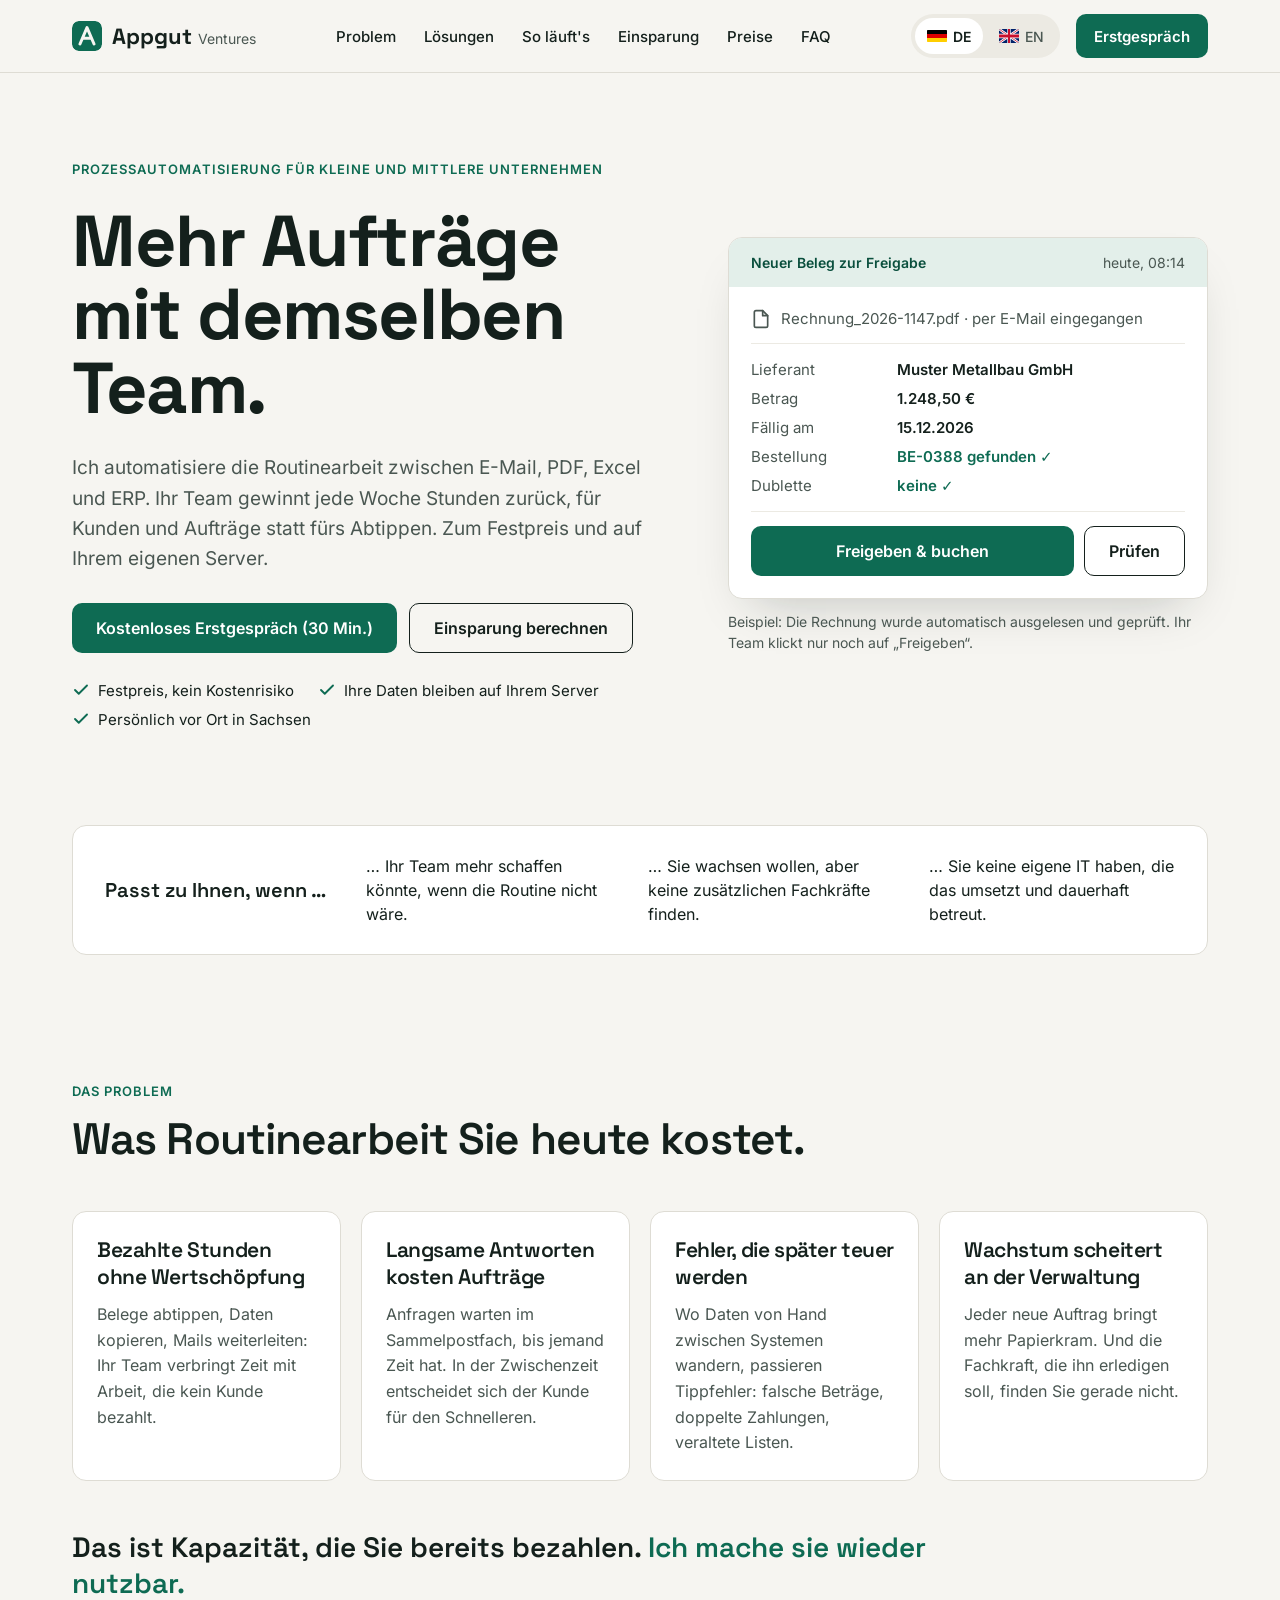
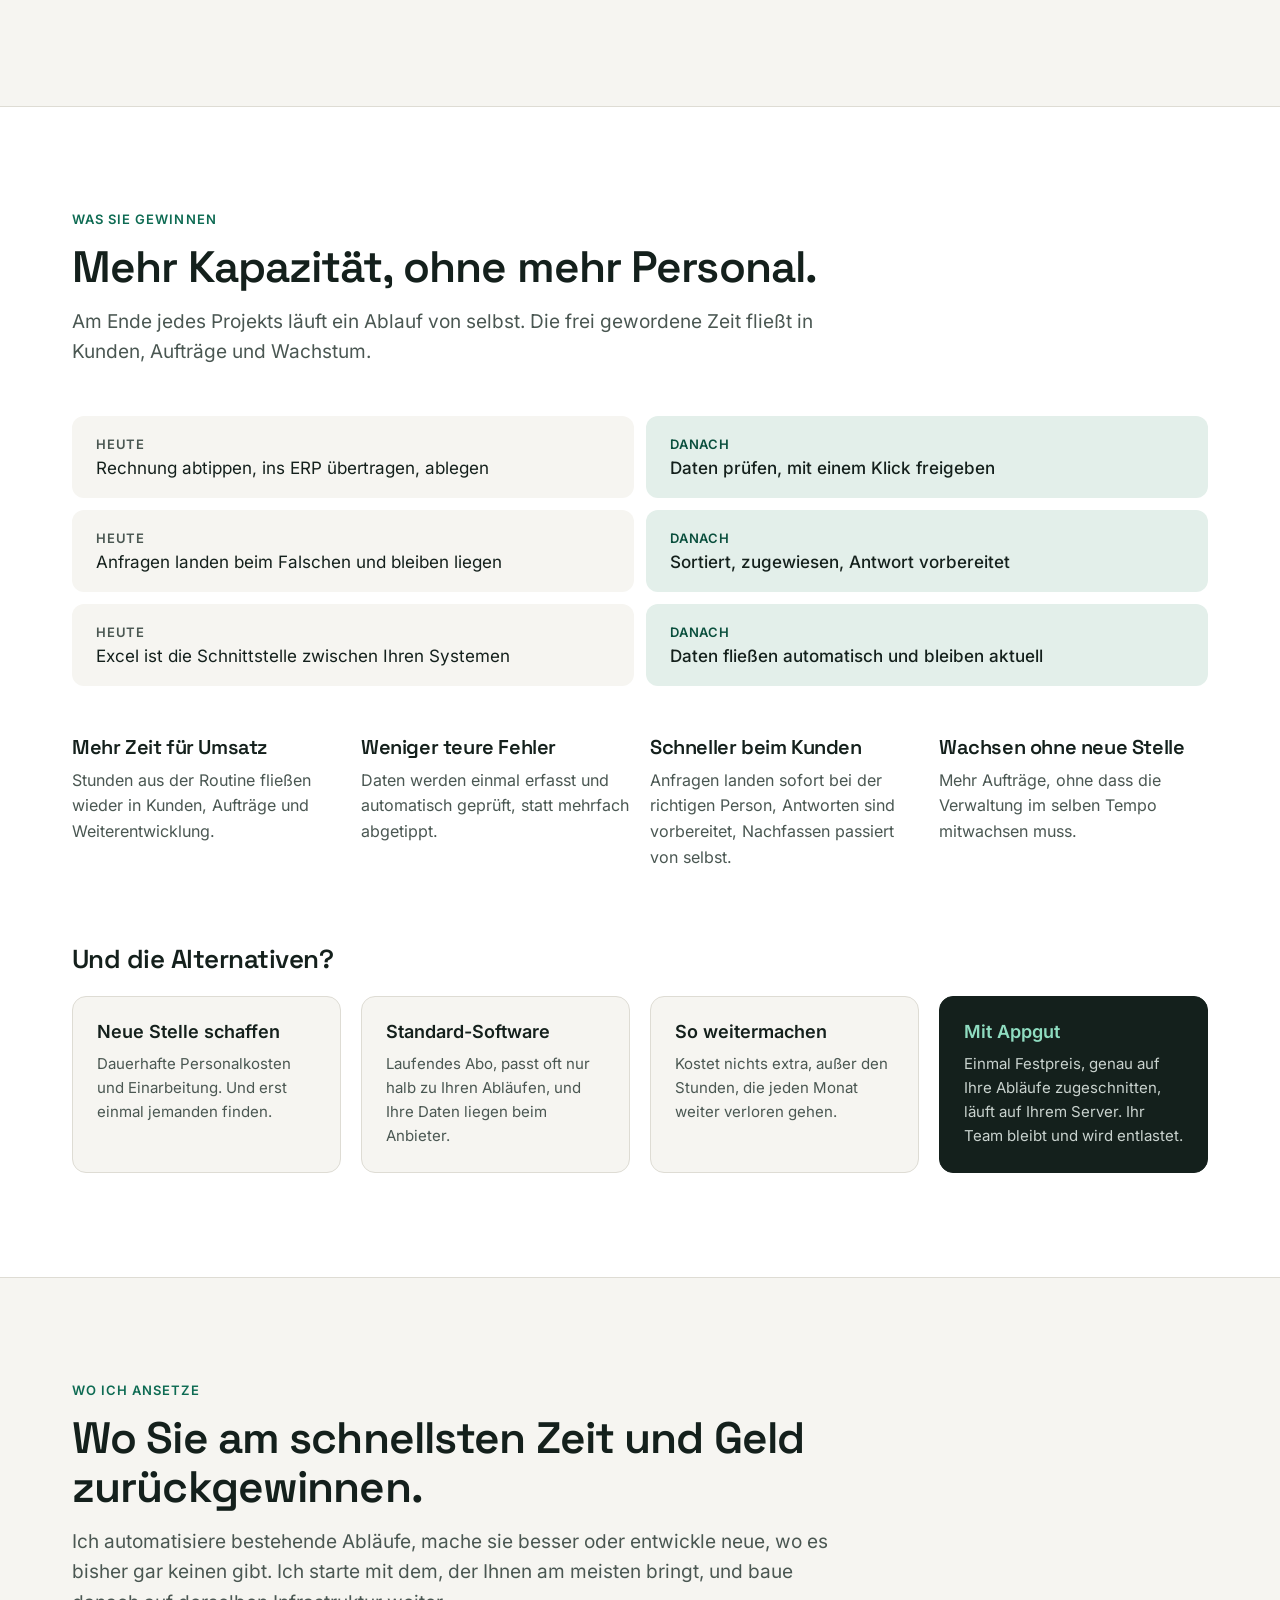
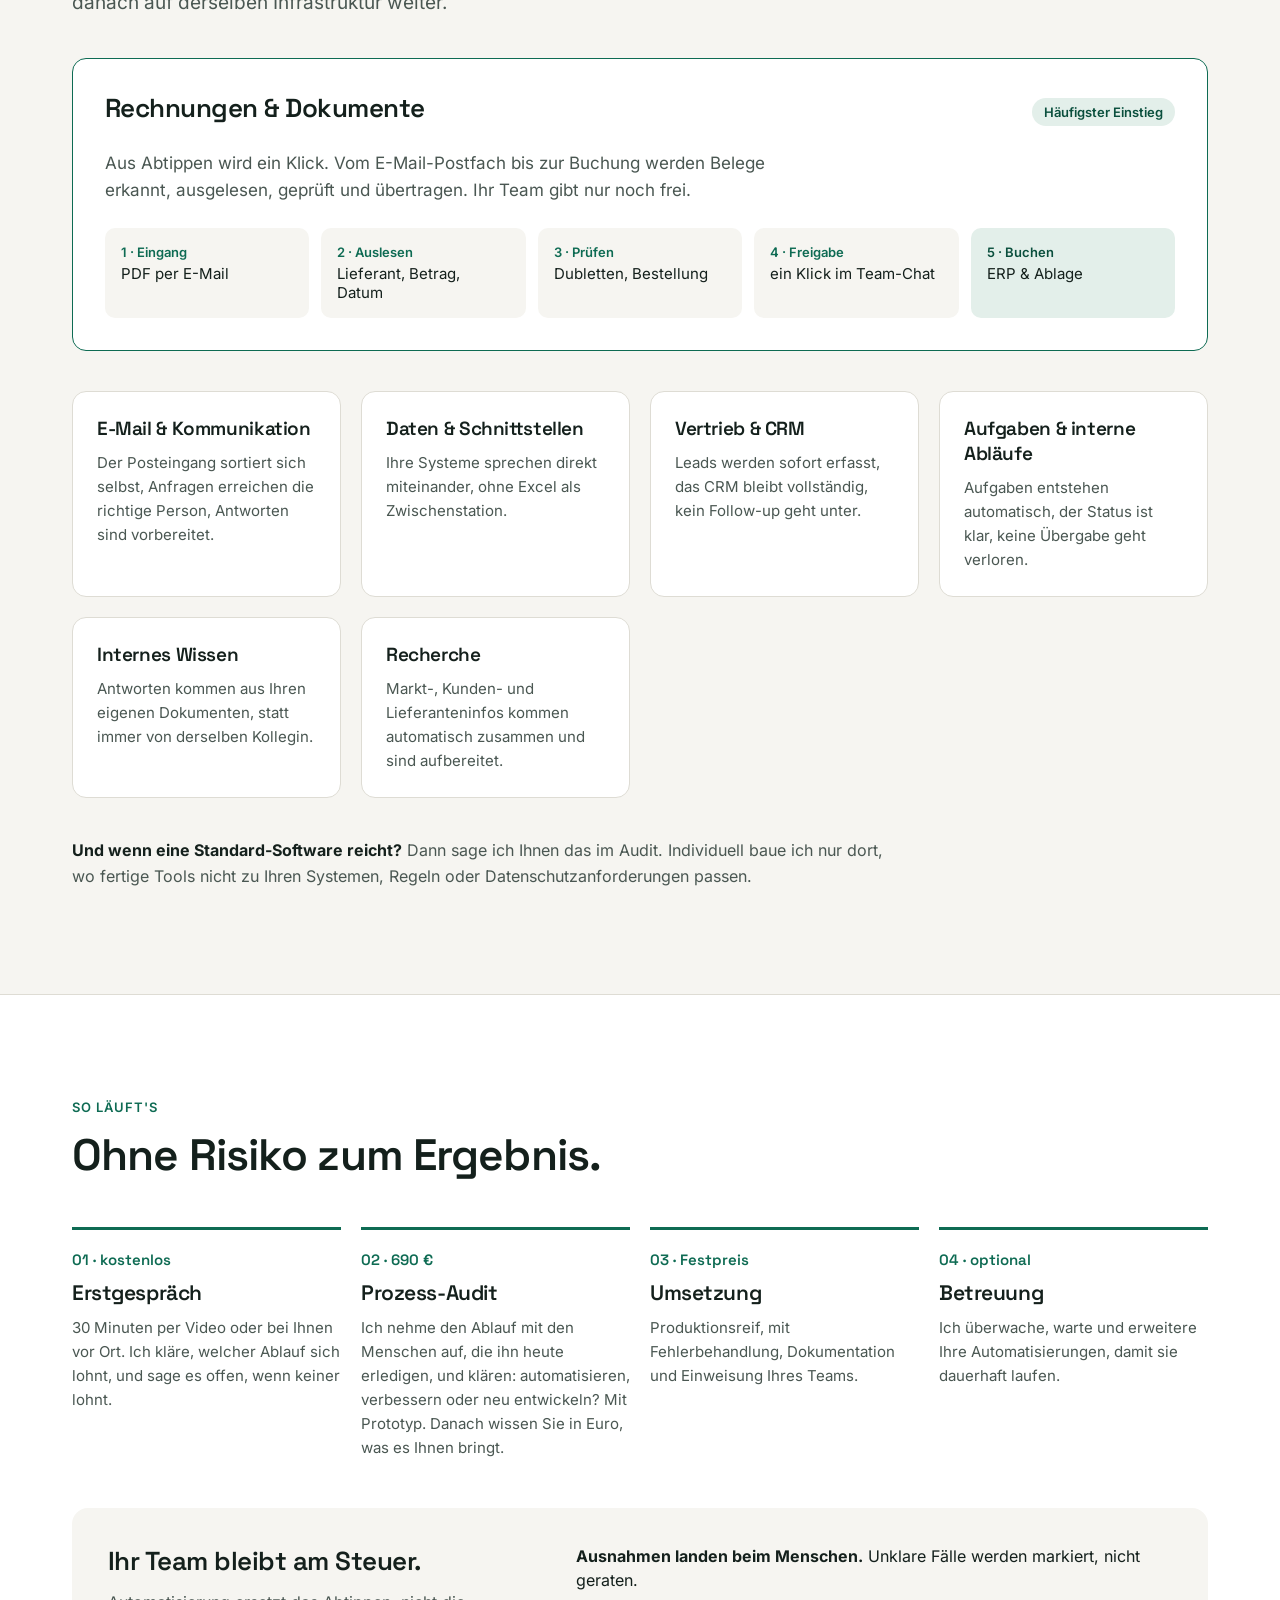
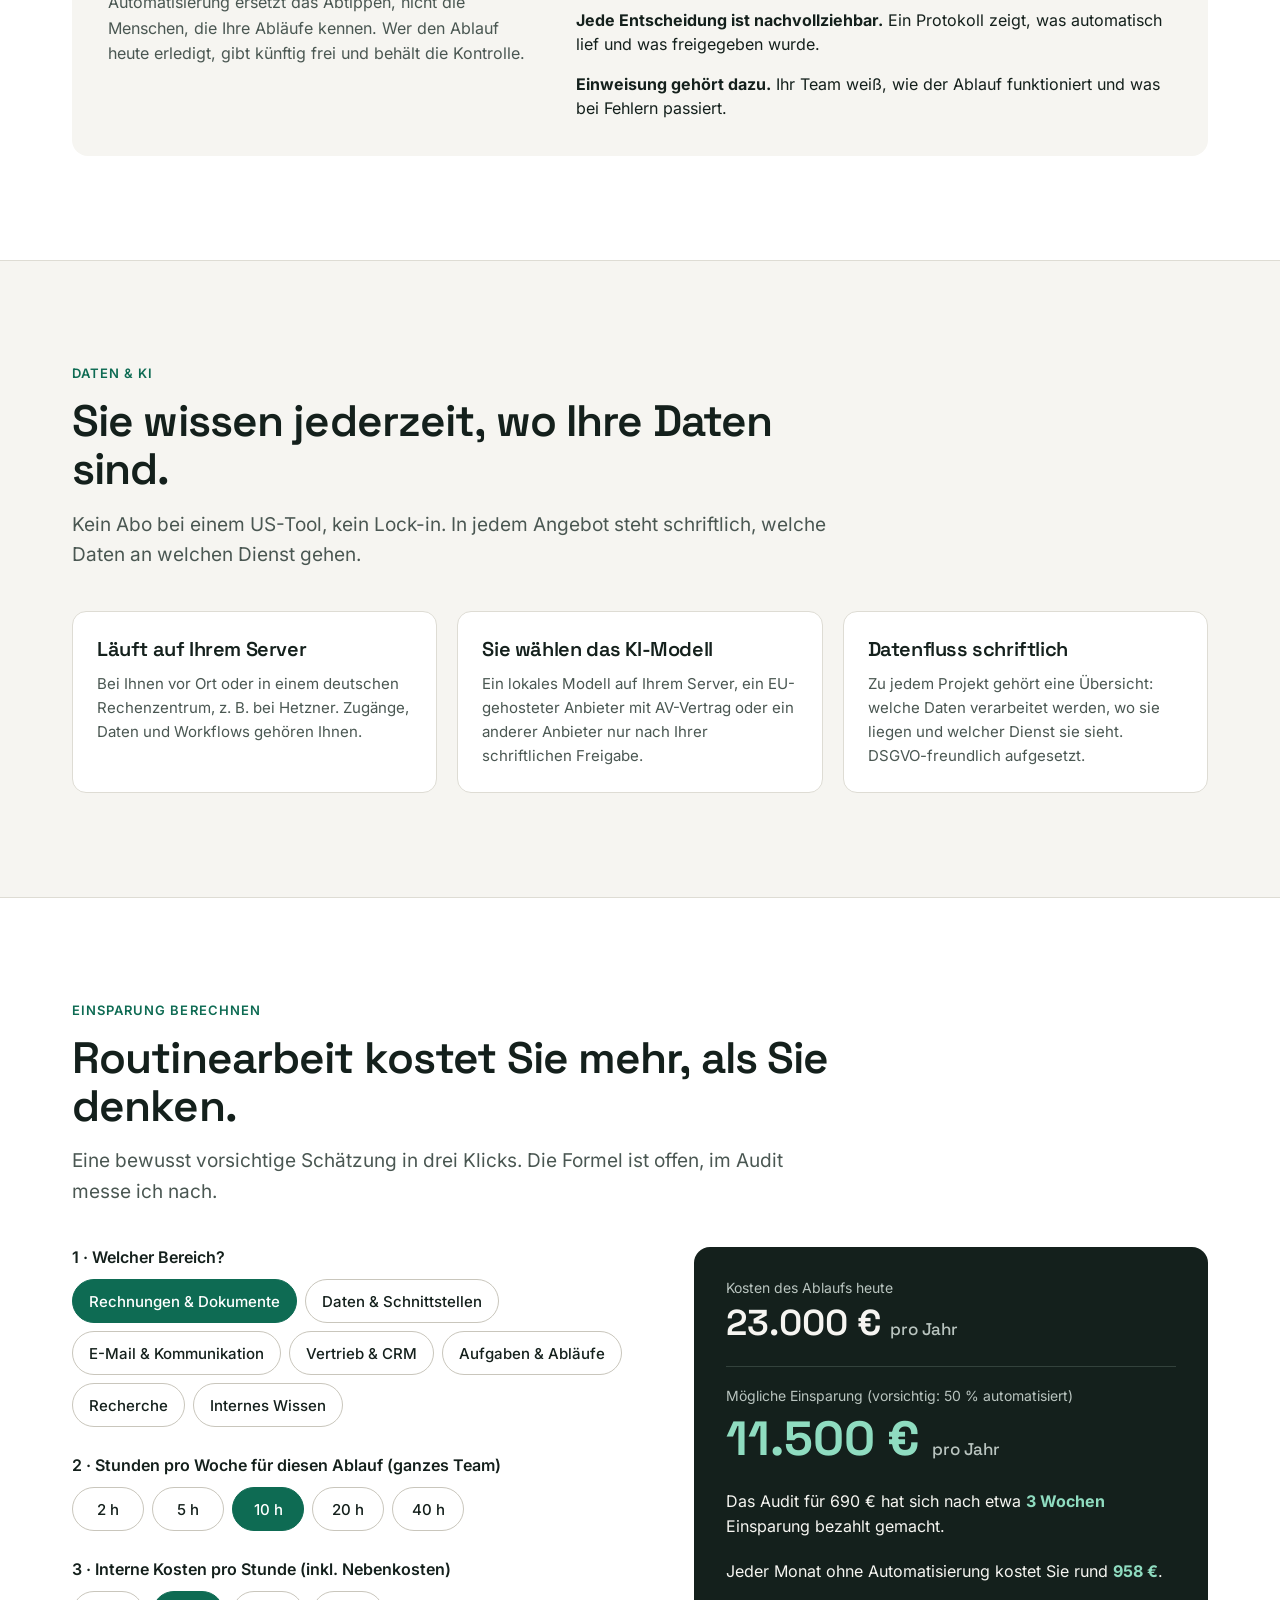
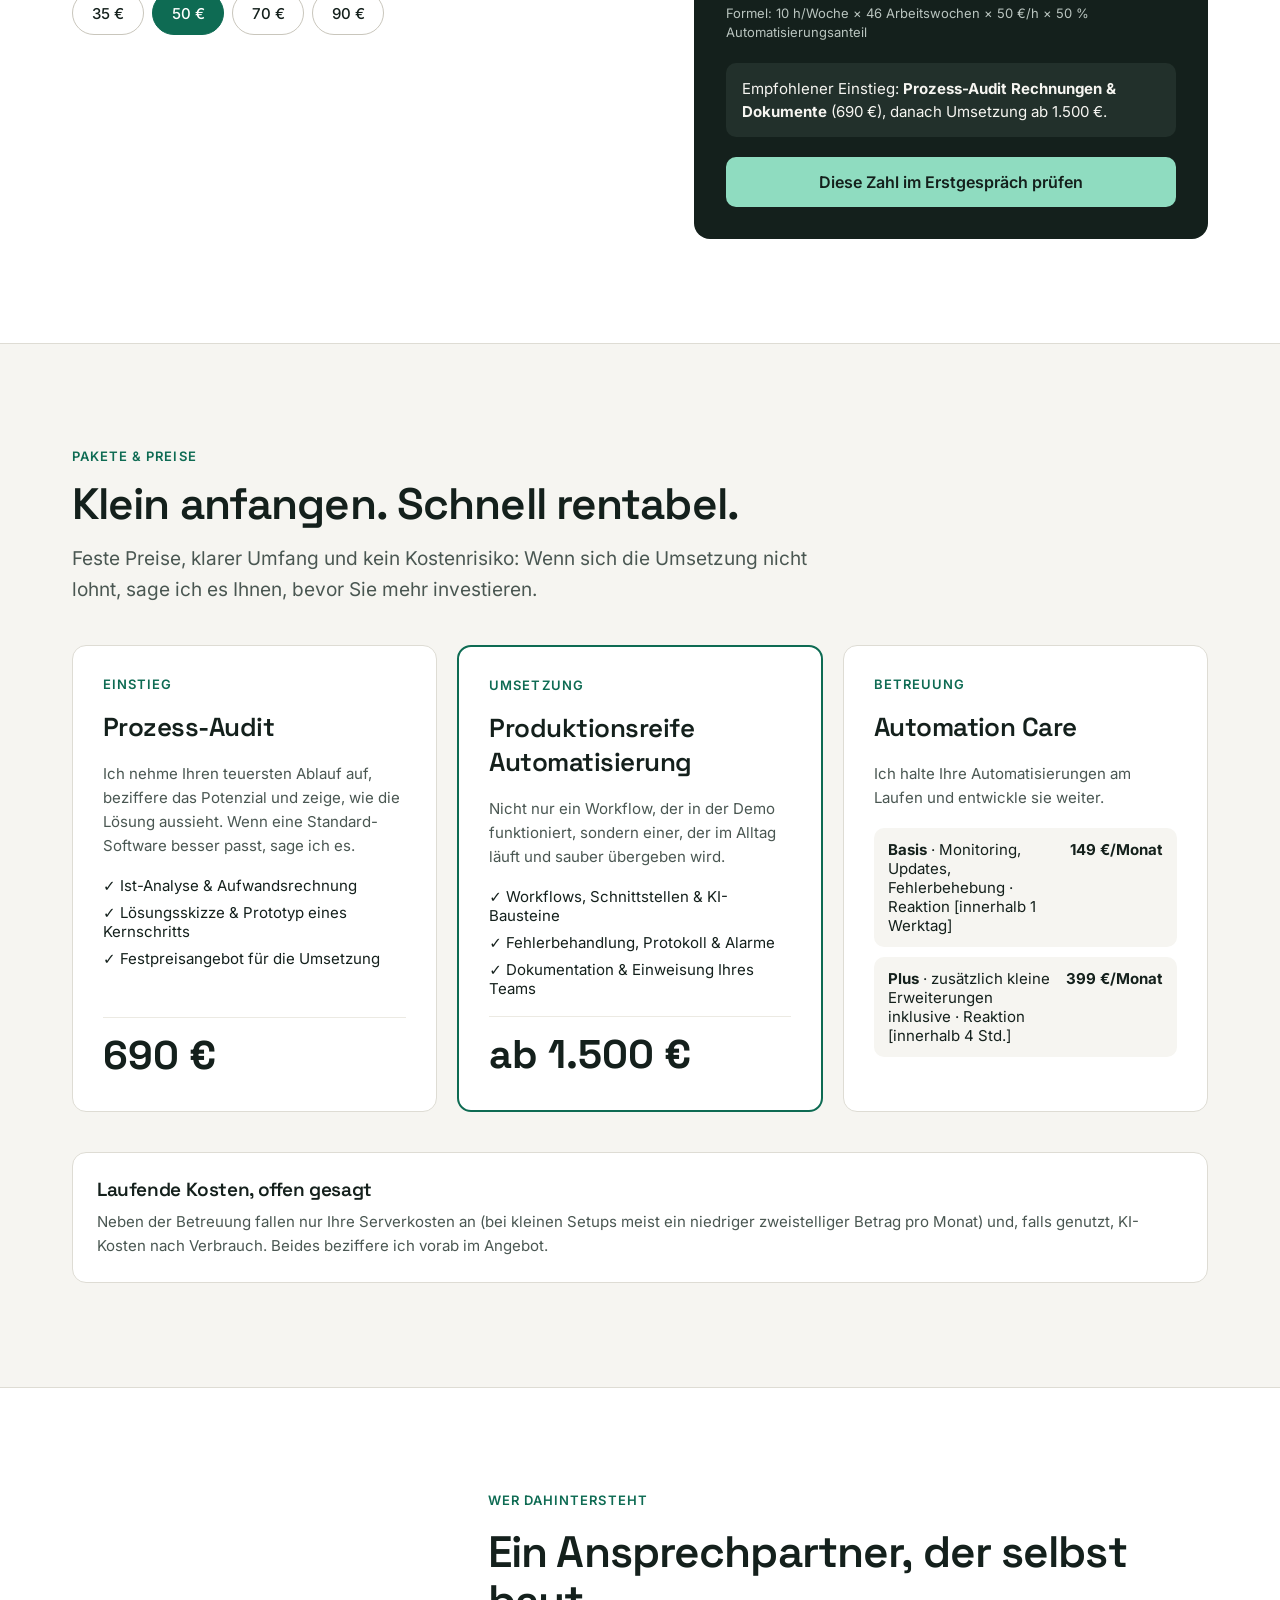
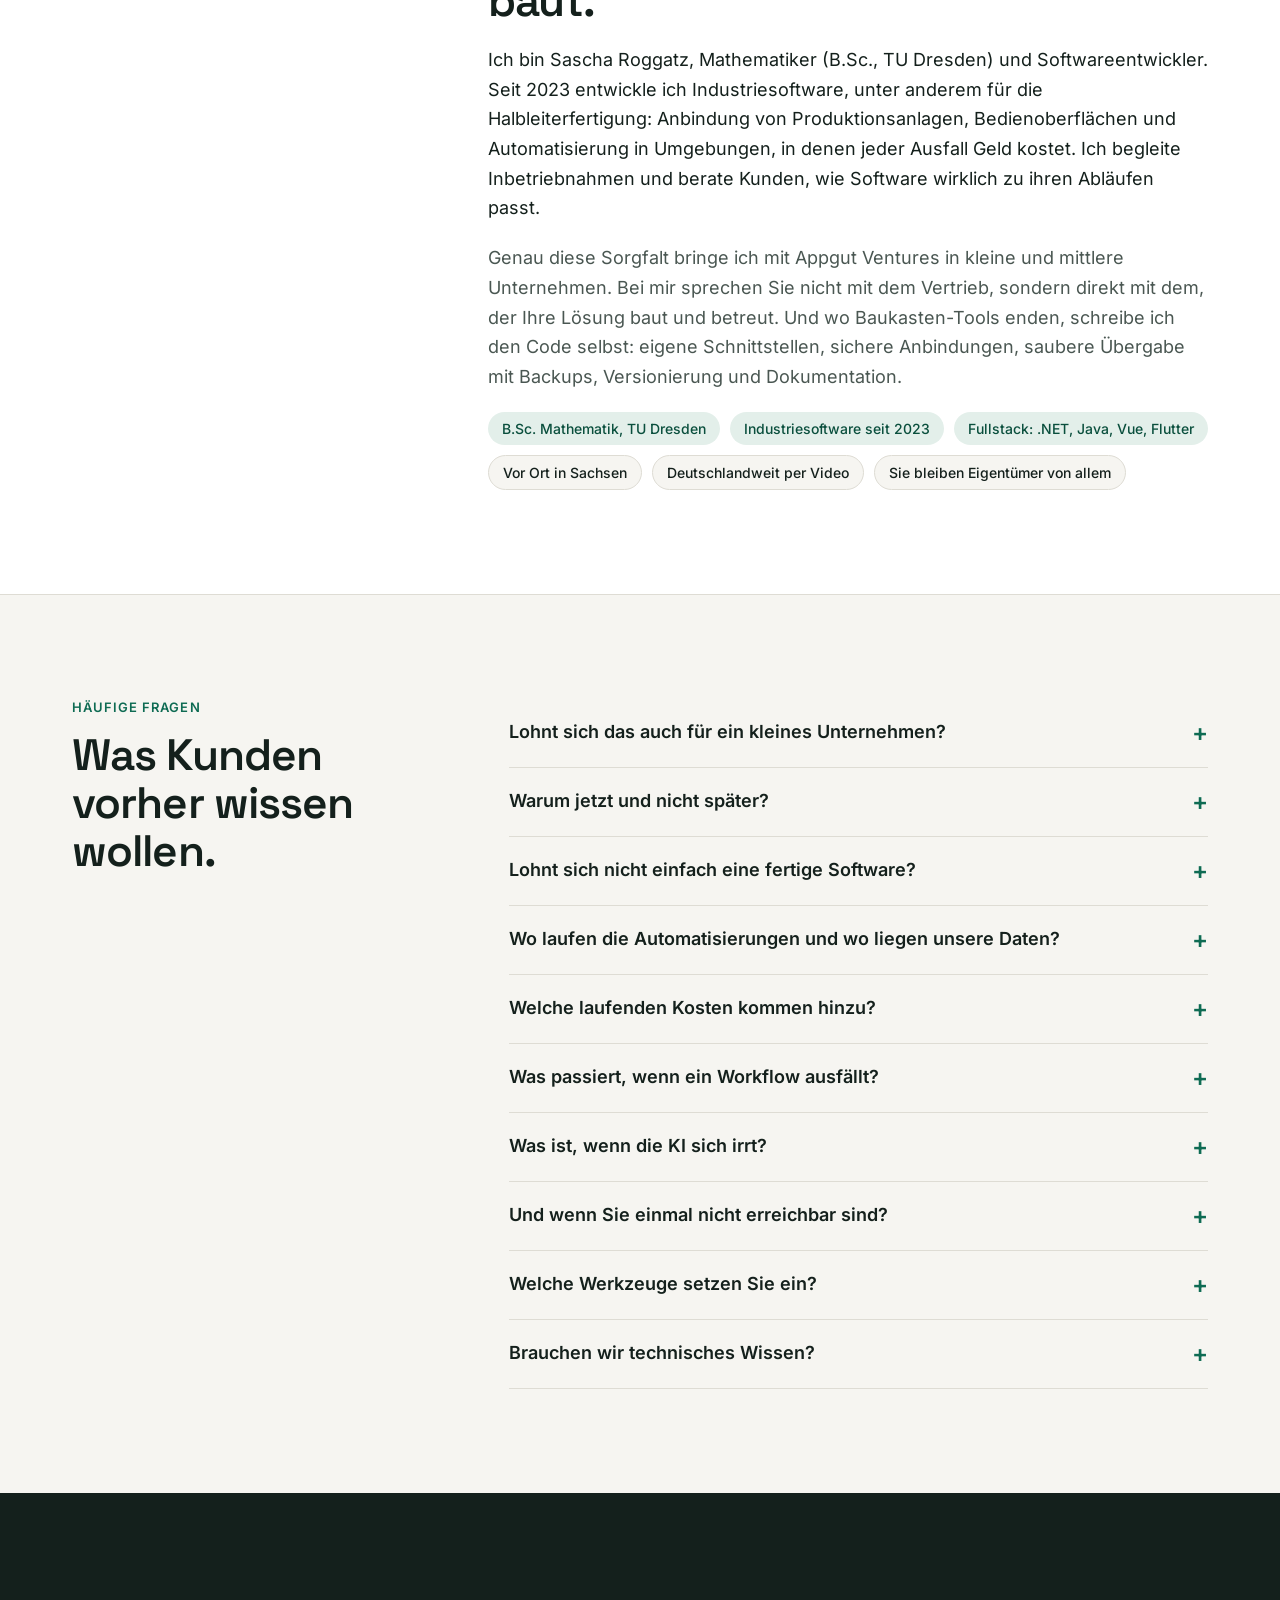
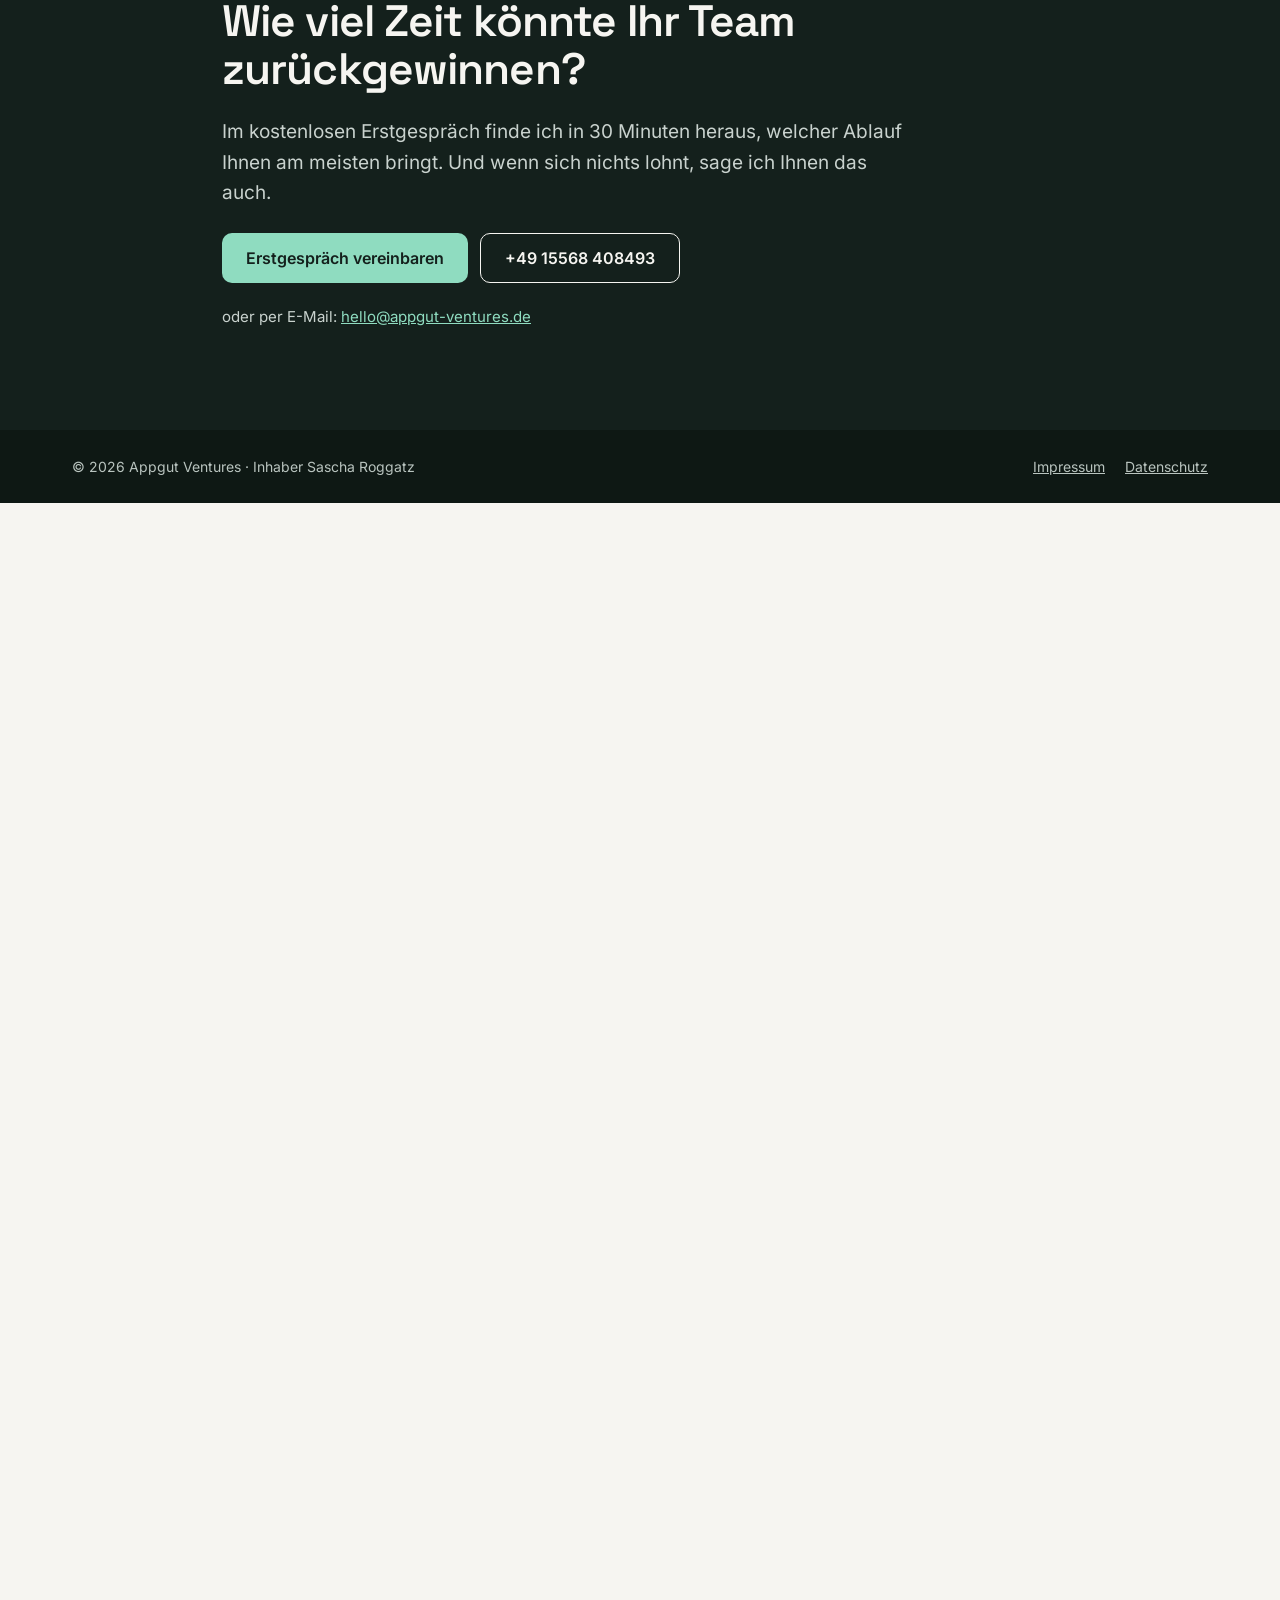
<file: de/index.html>
<!doctype html>
<html lang="de">
<head>
<meta charset="utf-8">
<title>Weiterleitung – Appgut Ventures</title>
<meta name="robots" content="noindex">
<link rel="canonical" href="https://appgut-ventures.de/">
<meta http-equiv="refresh" content="0; url=/">
</head>
<body>
<p>Die deutsche Seite ist umgezogen: <a href="/">appgut-ventures.de</a></p>
</body>
</html>
</file>
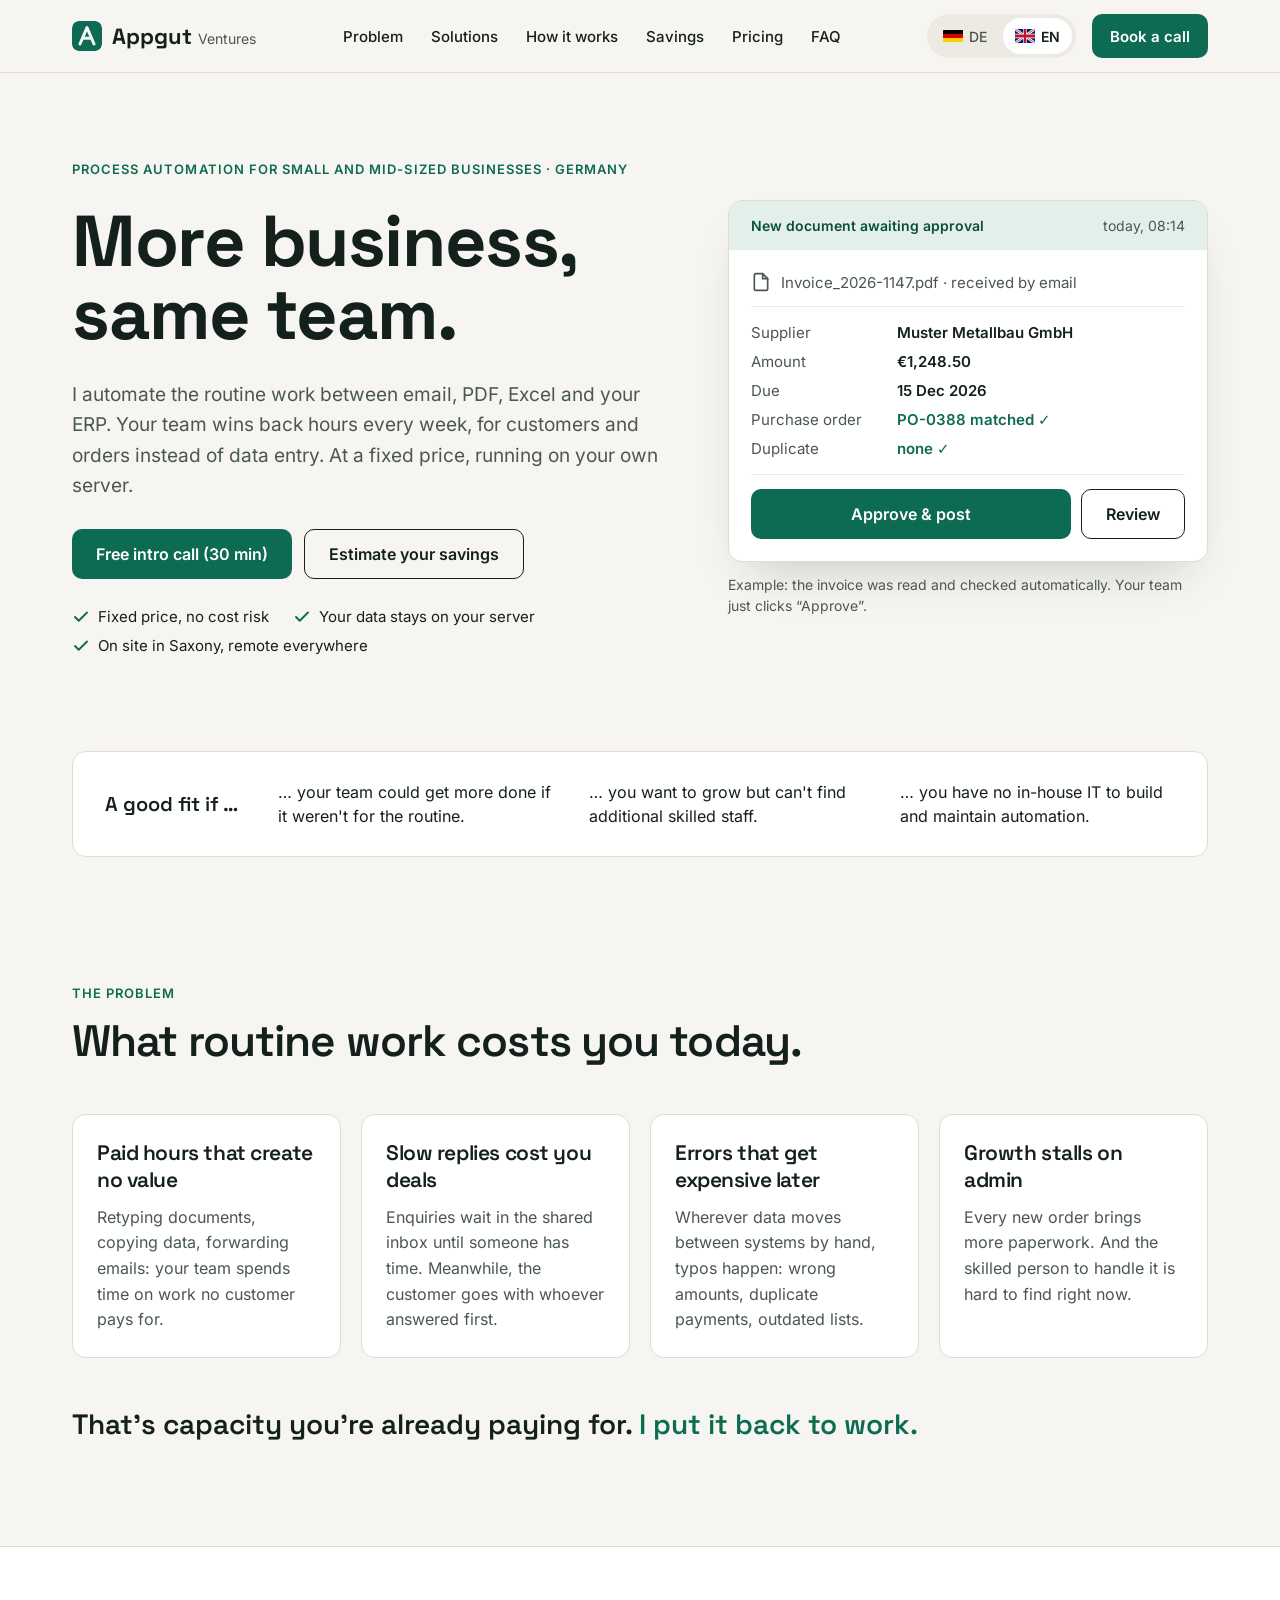
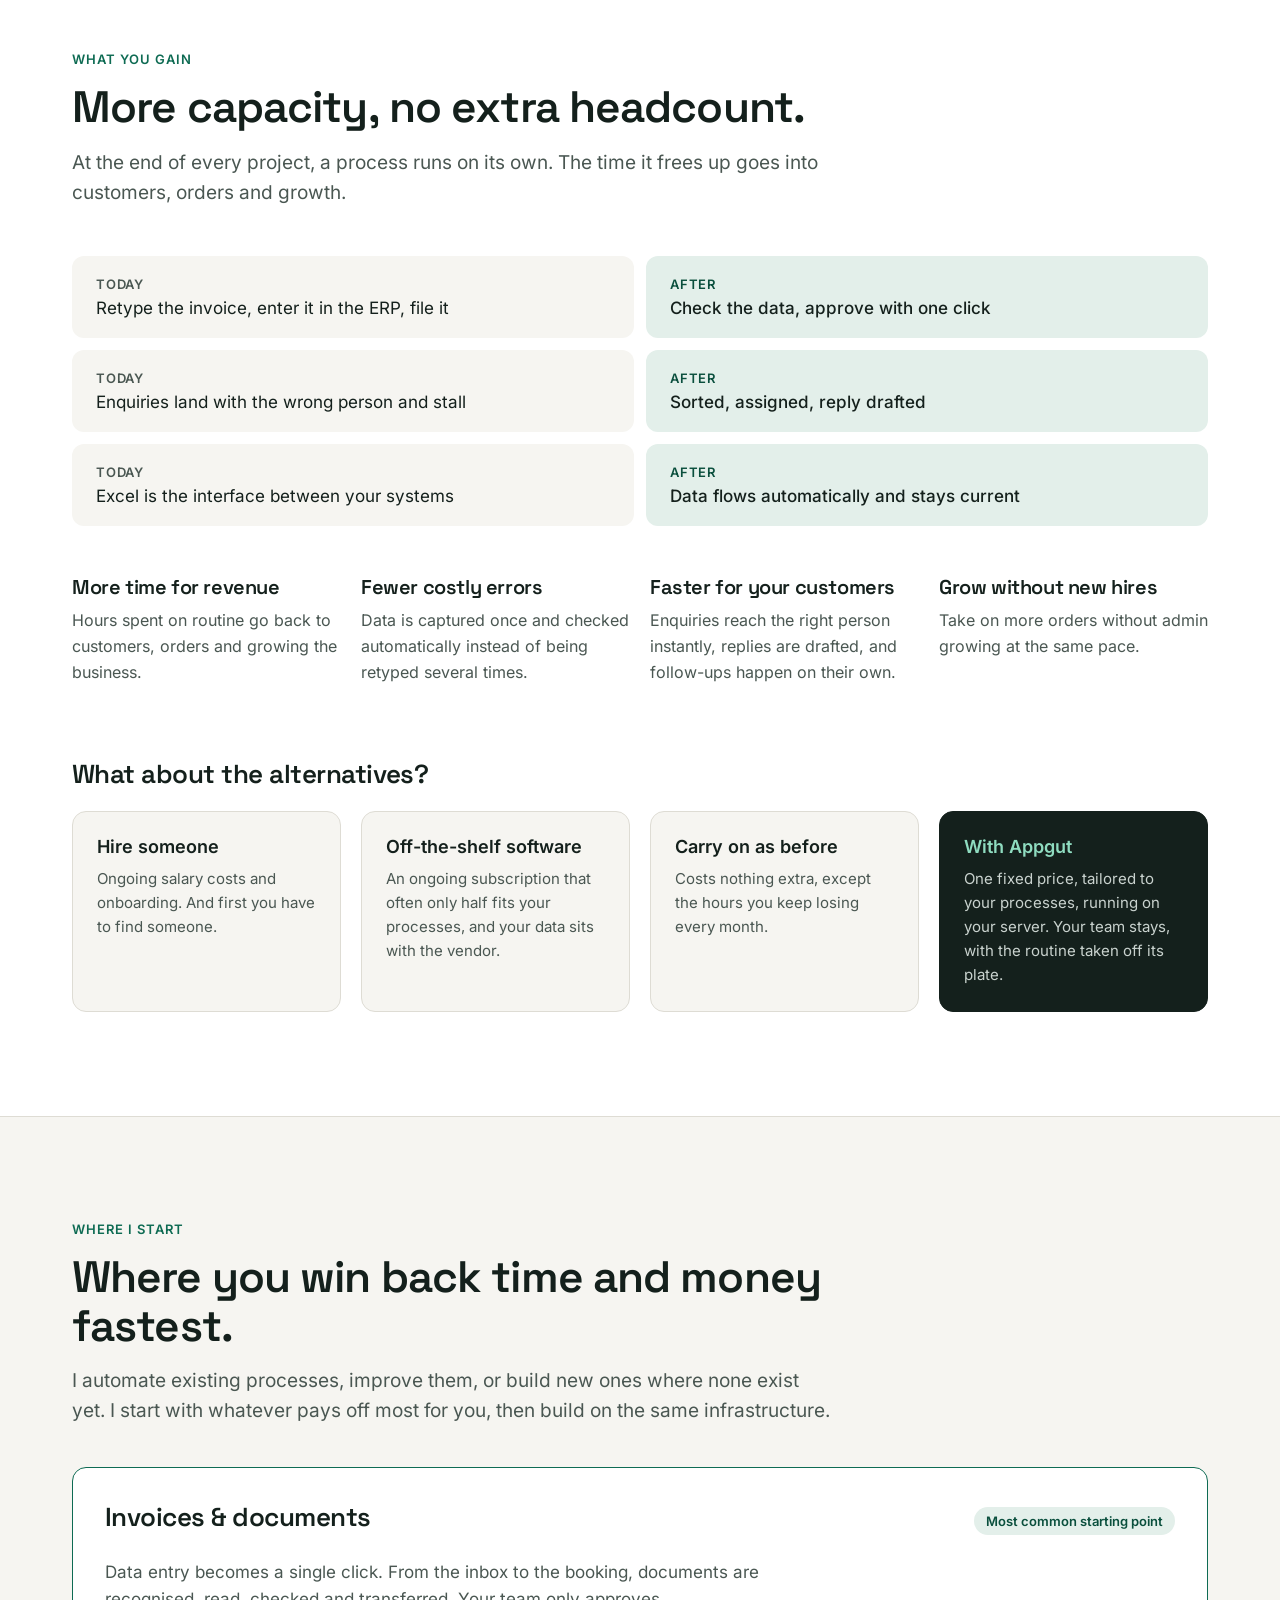
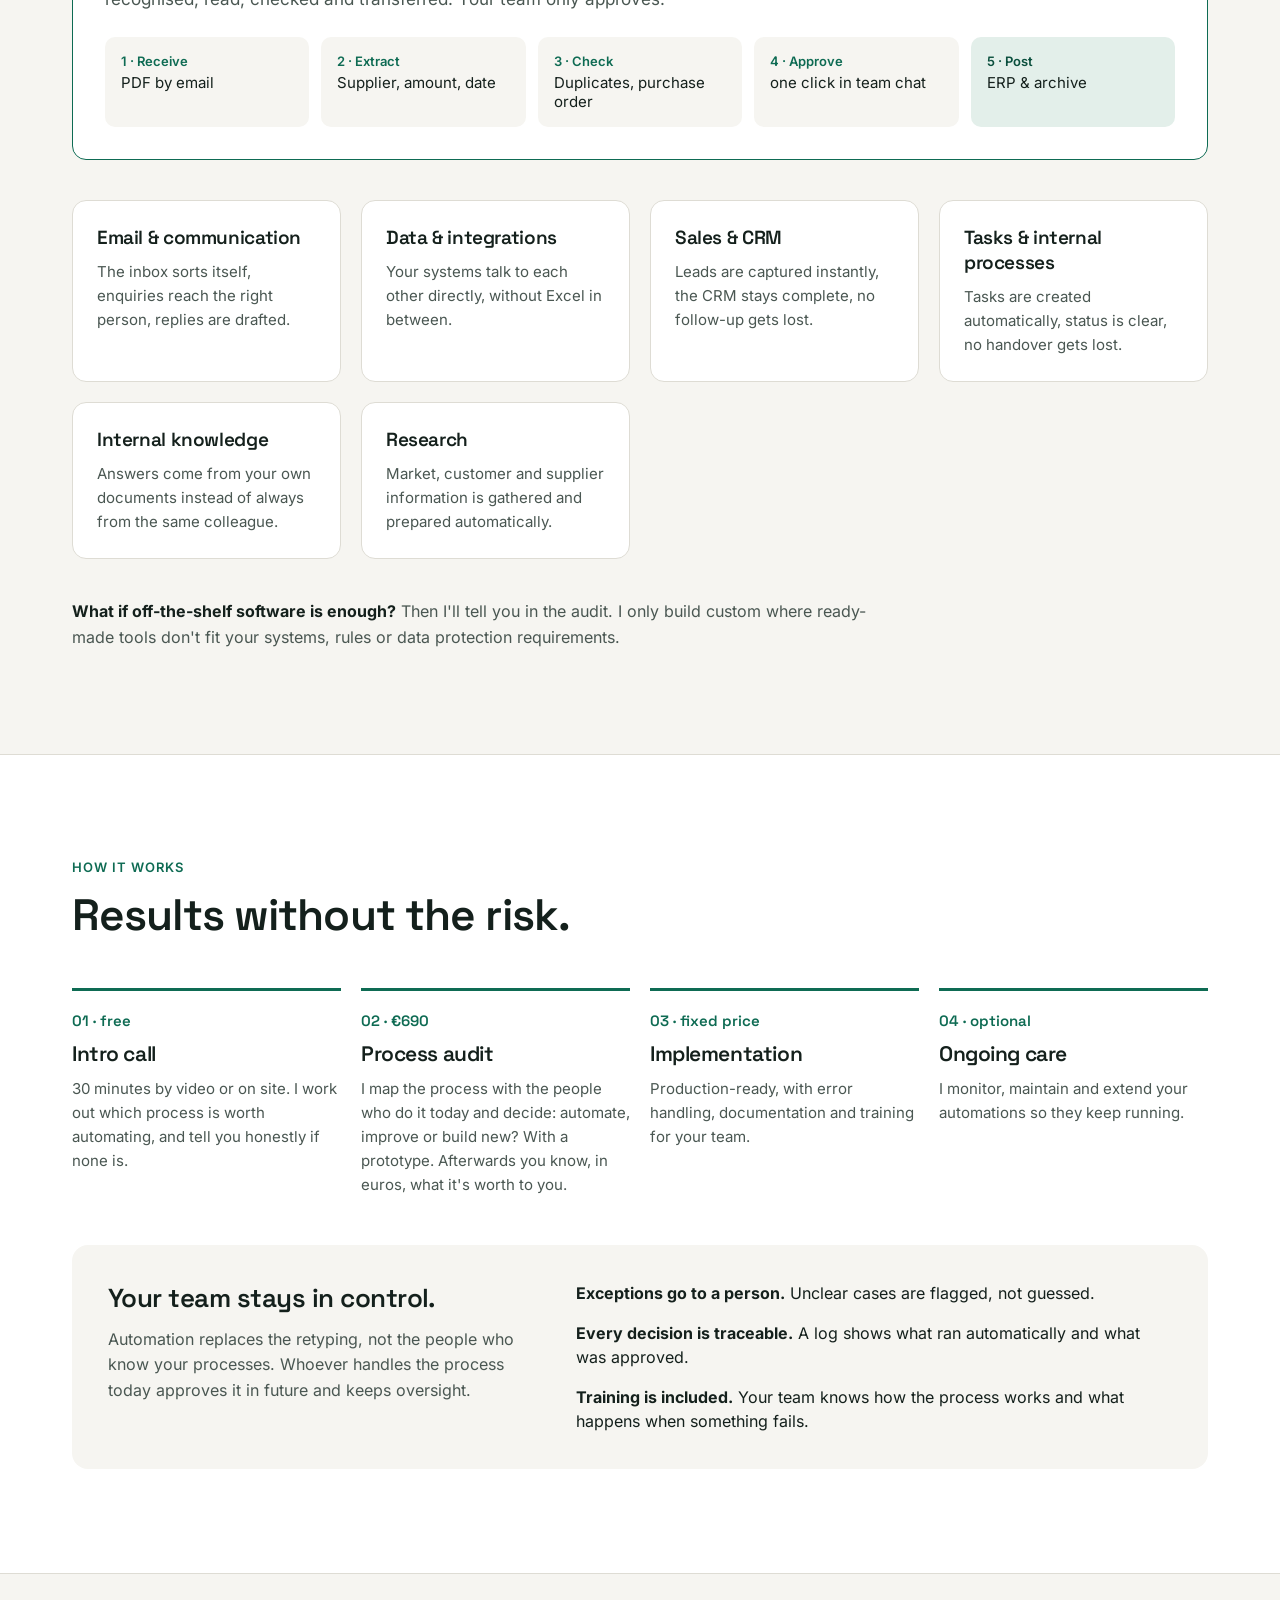
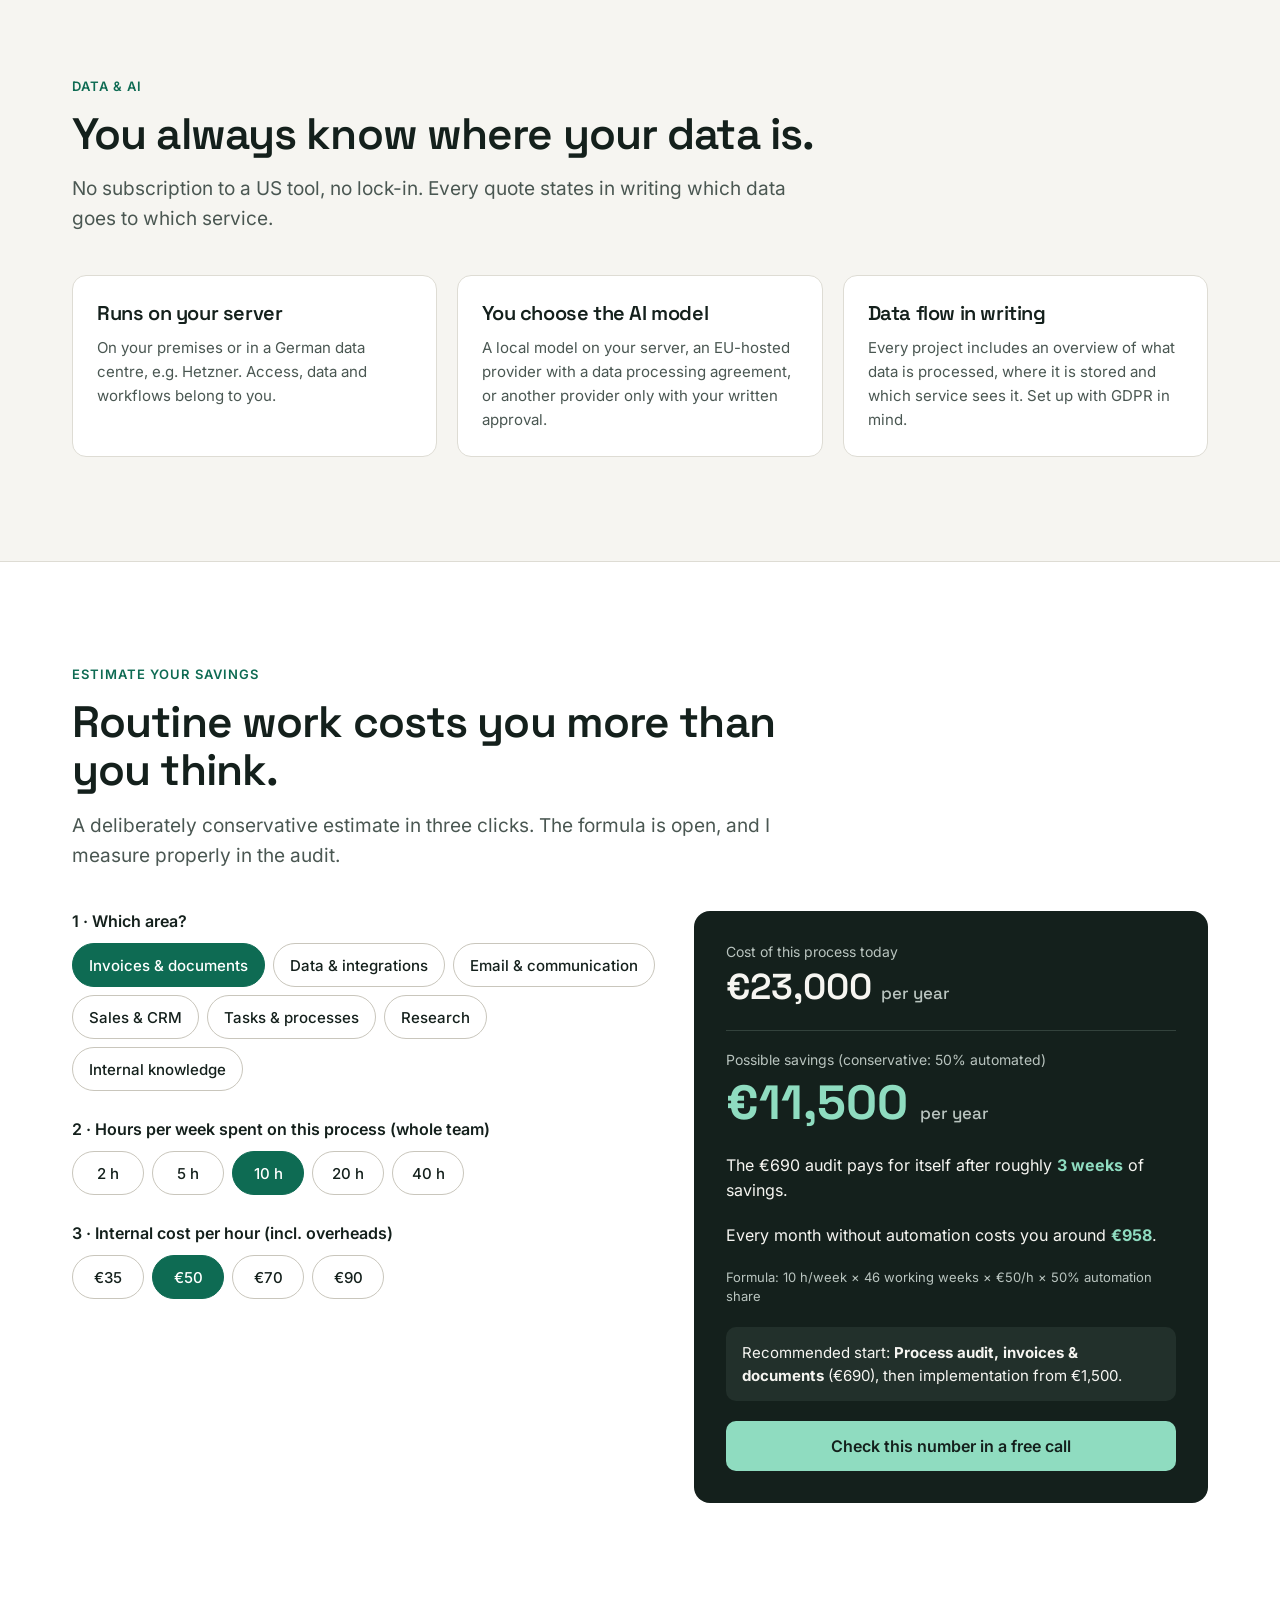
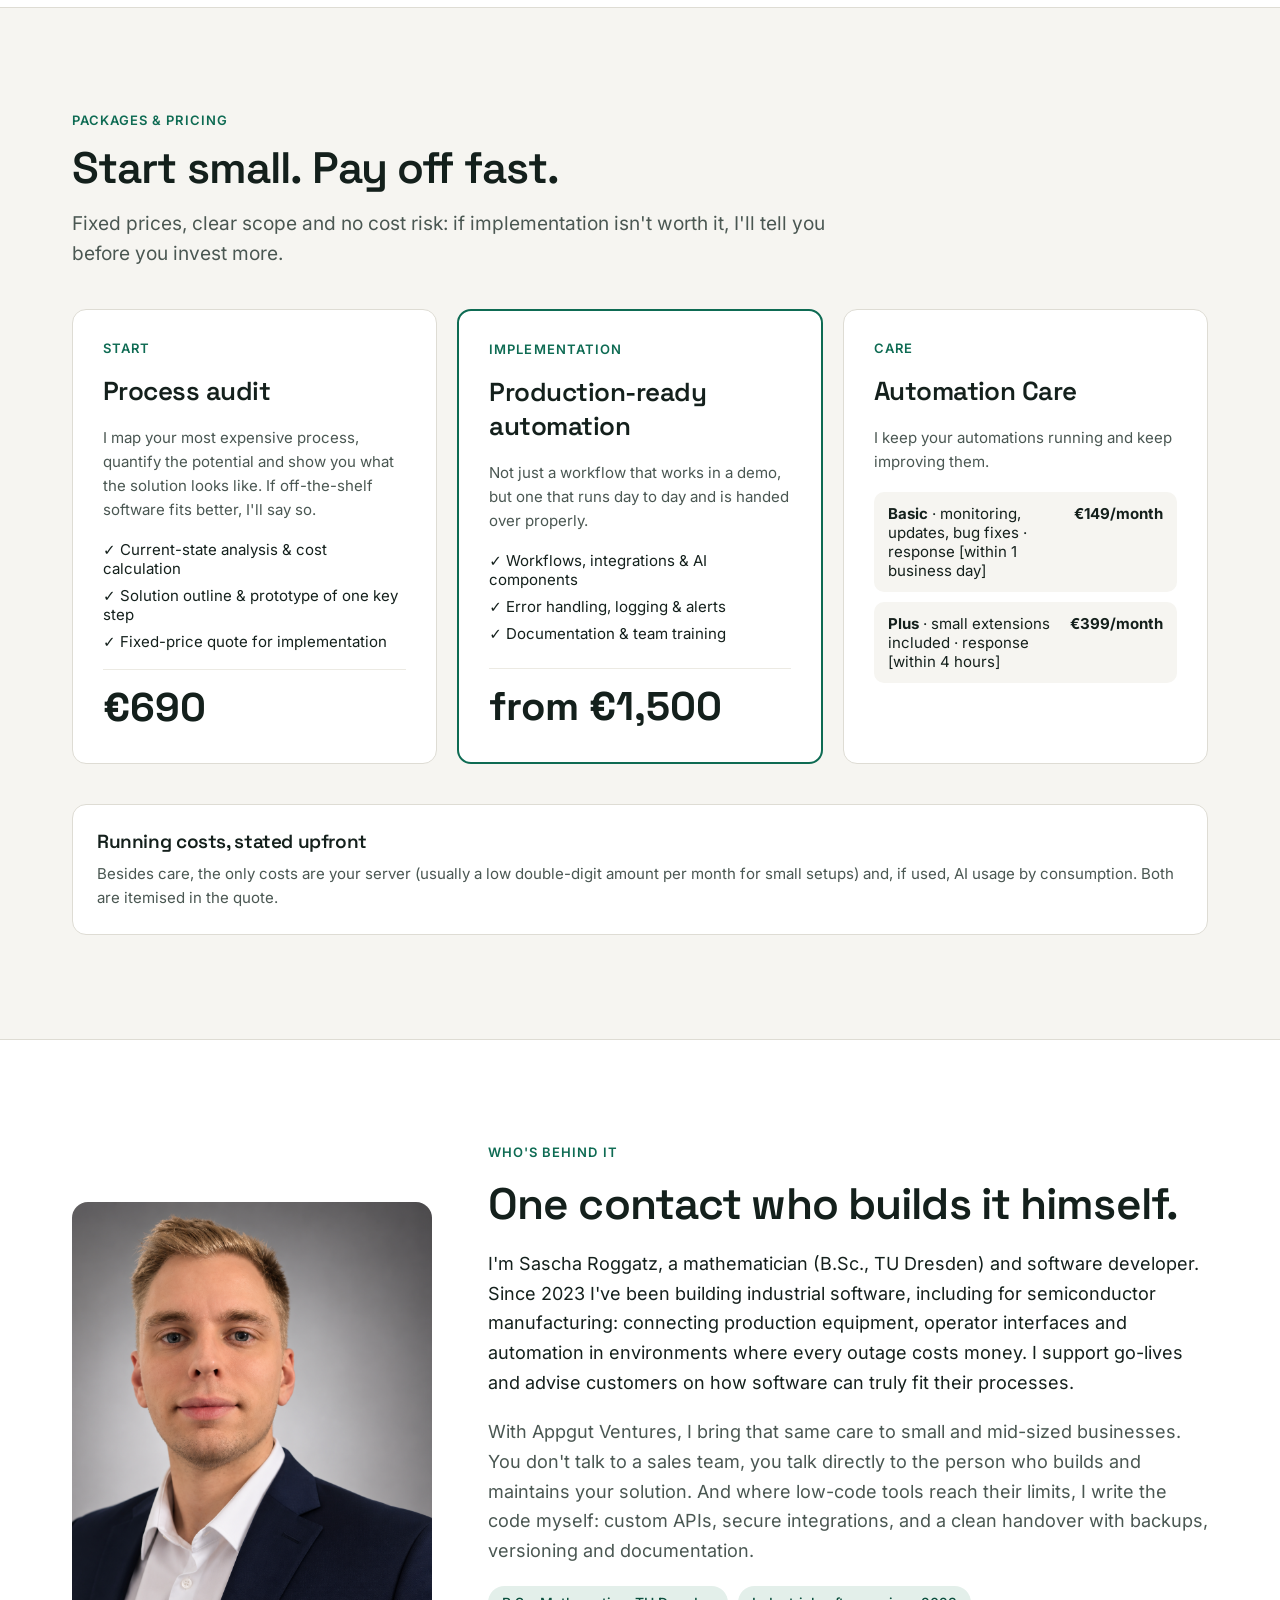
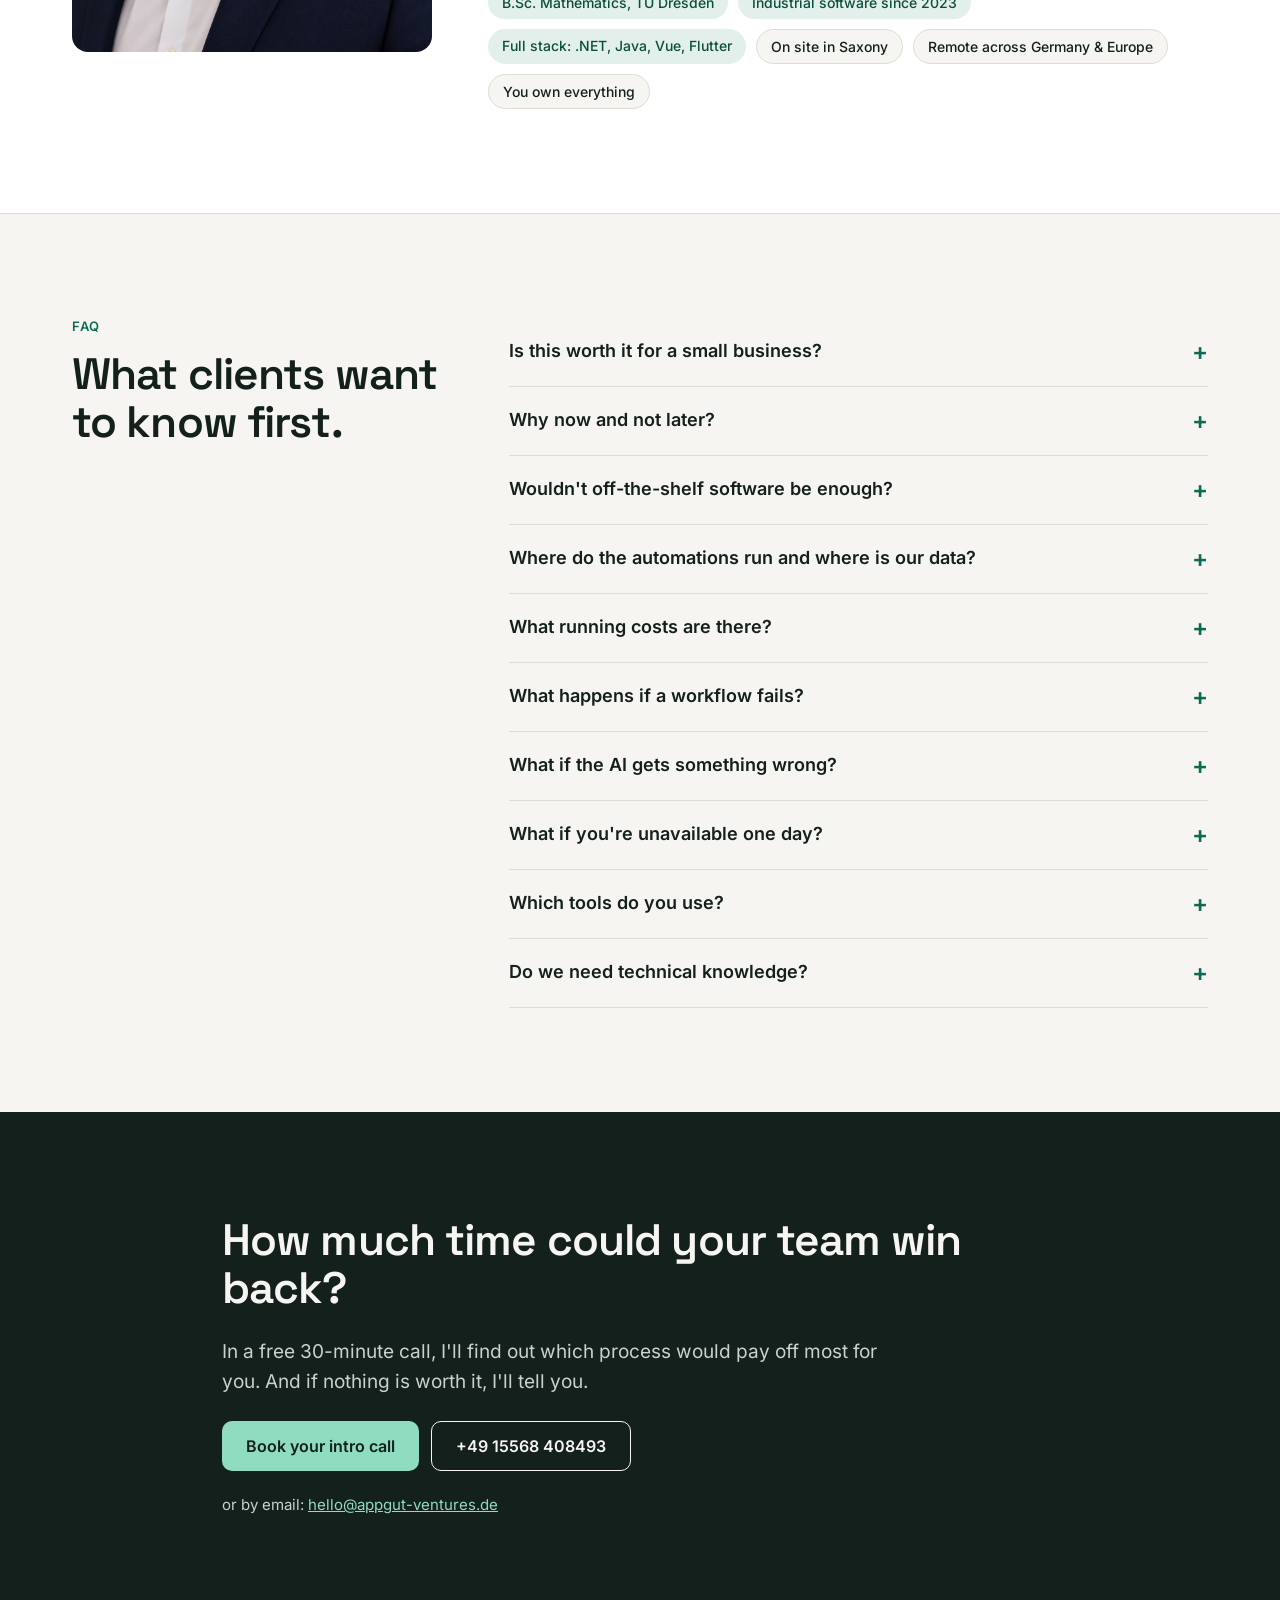
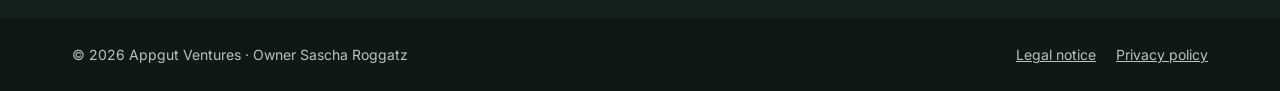
<file: en/index.html>
<!doctype html>
<html lang="en">
<head>
<meta charset="utf-8">
<meta name="viewport" content="width=device-width, initial-scale=1, viewport-fit=cover">
<title>Appgut Ventures – More business, same team</title>
<meta name="description" content="Process automation and AI for small and mid-sized businesses: I automate routine work between email, PDF, Excel and your ERP. Fixed price, running on your own server.">
<link rel="canonical" href="https://appgut-ventures.de/en/">
<meta property="og:title" content="Appgut Ventures – More business, same team">
<meta property="og:description" content="Process automation and AI for small and mid-sized businesses: I automate routine work between email, PDF, Excel and your ERP. Fixed price, running on your own server.">
<meta property="og:url" content="https://appgut-ventures.de/en/">
<meta property="og:type" content="website">
<meta property="og:locale" content="en_GB">
<link rel="alternate" hreflang="de" href="https://appgut-ventures.de/">
<link rel="alternate" hreflang="en" href="https://appgut-ventures.de/en/">
<link rel="alternate" hreflang="x-default" href="https://appgut-ventures.de/">
<link rel="icon" href="/favicon.svg" type="image/svg+xml">
<link rel="icon" href="/favicon-32.png" sizes="32x32" type="image/png">
<link rel="apple-touch-icon" href="/apple-touch-icon.png">
<link rel="preload" href="/assets/fonts/inter-latin-wght-normal.woff2" as="font" type="font/woff2" crossorigin>
<link rel="stylesheet" href="/assets/site.css">
<script src="/assets/calculator.js" defer></script>
</head>
<body>
<div style="width: 100%; min-height: 100vh; background: #F6F5F1">

<!-- NAV -->
<header style="position: sticky; top: 0; z-index: 10; background: rgba(246,245,241,0.94); border-bottom: 1px solid #DEDCD4; backdrop-filter: blur(8px)">
<div class="wrap" style="display: flex; align-items: center; justify-content: space-between; gap: 24px; min-height: 72px">
<a href="#top" style="text-decoration: none; color: #14201C; display: flex; align-items: center; gap: 10px">
<img src="/favicon.svg" width="30" height="30" alt="" style="display: block; border-radius: 7px">
<span style="display: flex; align-items: baseline; gap: 6px">
<span style="font-family: 'Space Grotesk', sans-serif; font-weight: 700; font-size: 22px">Appgut</span>
<span style="font-size: 14px; color: #4A5752">Ventures</span>
</span>
</a>
<nav class="navlinks" style="display: flex; gap: 28px; font-size: 15px; font-weight: 500">
<a href="#problem" style="color: #14201C; text-decoration: none">Problem</a>
<a href="#solutions" style="color: #14201C; text-decoration: none">Solutions</a>
<a href="#process" style="color: #14201C; text-decoration: none">How it works</a>
<a href="#calculator" style="color: #14201C; text-decoration: none">Savings</a>
<a href="#pricing" style="color: #14201C; text-decoration: none">Pricing</a>
<a href="#faq" style="color: #14201C; text-decoration: none">FAQ</a>
</nav>
<div style="display: flex; align-items: center; gap: 16px">
<div role="group" aria-label="Choose language" style="display: flex; gap: 4px; background: #ECEAE3; border-radius: 999px; padding: 4px">
<a href="/" lang="de" aria-label="Deutsche Version" style="display: flex; align-items: center; gap: 6px; min-height: 36px; padding: 0 12px; border-radius: 999px; font-size: 14px; font-weight: 500; color: #4A5752; text-decoration: none"><svg width="20" height="14" viewBox="0 0 5 3" style="border-radius: 2px" aria-hidden="true"><rect width="5" height="1" y="0" fill="#000000"></rect><rect width="5" height="1" y="1" fill="#DD0000"></rect><rect width="5" height="1" y="2" fill="#FFCE00"></rect></svg>DE</a>
<span aria-current="true" style="display: flex; align-items: center; gap: 6px; min-height: 36px; padding: 0 12px; border-radius: 999px; background: #FFFFFF; font-size: 14px; font-weight: 600; color: #14201C"><svg width="20" height="14" viewBox="0 0 60 30" preserveAspectRatio="none" style="border-radius: 2px" aria-hidden="true"><rect width="60" height="30" fill="#012169"></rect><path d="M0,0 L60,30 M60,0 L0,30" stroke="#FFFFFF" stroke-width="6"></path><path d="M0,0 L60,30 M60,0 L0,30" stroke="#C8102E" stroke-width="2"></path><path d="M30,0 V30 M0,15 H60" stroke="#FFFFFF" stroke-width="10"></path><path d="M30,0 V30 M0,15 H60" stroke="#C8102E" stroke-width="6"></path></svg>EN</span>
</div>
<a class="btn btn-primary" href="mailto:hello@appgut-ventures.de?subject=Intro%20call" style="min-height: 44px; padding: 0 18px; font-size: 15px">Book a call</a>
</div>
</div>
</header>

<!-- HERO -->
<section id="top" style="padding: 88px 0 96px">
<div class="wrap" style="display: flex; flex-wrap: wrap; gap: 56px; align-items: center">
<div style="flex: 1 1 520px; min-width: 0; display: flex; flex-direction: column; gap: 28px">
<p class="eyebrow">Process automation for small and mid-sized businesses · Germany</p>
<h1 class="h1" style="font-size: 72px; line-height: 1.02; font-weight: 700">More business, same team.</h1>
<p class="lead" style="max-width: 600px">I automate the routine work between email, PDF, Excel and your ERP. Your team wins back hours every week, for customers and orders instead of data entry. At a fixed price, running on your own server.</p>
<div style="display: flex; flex-wrap: wrap; gap: 12px">
<a class="btn btn-primary" href="mailto:hello@appgut-ventures.de?subject=Intro%20call">Free intro call (30 min)</a>
<a class="btn btn-ghost" href="#calculator">Estimate your savings</a>
</div>
<div style="display: flex; flex-wrap: wrap; gap: 10px 24px; font-size: 15px; color: #14201C">
<span style="display: flex; align-items: center; gap: 8px"><svg width="18" height="18" viewBox="0 0 24 24" fill="none" stroke="#0E6B53" stroke-width="2.5" stroke-linecap="round" stroke-linejoin="round" aria-hidden="true"><path d="M20 6L9 17l-5-5"></path></svg>Fixed price, no cost risk</span>
<span style="display: flex; align-items: center; gap: 8px"><svg width="18" height="18" viewBox="0 0 24 24" fill="none" stroke="#0E6B53" stroke-width="2.5" stroke-linecap="round" stroke-linejoin="round" aria-hidden="true"><path d="M20 6L9 17l-5-5"></path></svg>Your data stays on your server</span>
<span style="display: flex; align-items: center; gap: 8px"><svg width="18" height="18" viewBox="0 0 24 24" fill="none" stroke="#0E6B53" stroke-width="2.5" stroke-linecap="round" stroke-linejoin="round" aria-hidden="true"><path d="M20 6L9 17l-5-5"></path></svg>On site in Saxony, remote everywhere</span>
</div>
</div>

<div style="flex: 1 1 400px; min-width: 0; display: flex; flex-direction: column; gap: 12px">
<div class="card" style="padding: 0; overflow: hidden; box-shadow: 0 24px 48px -24px rgba(20,32,28,0.25)">
<div style="display: flex; justify-content: space-between; align-items: center; padding: 16px 22px; background: #E3EFEA; font-size: 14px">
<span style="font-weight: 600; color: #0A4F3D">New document awaiting approval</span>
<span style="color: #4A5752">today, 08:14</span>
</div>
<div style="padding: 22px; display: flex; flex-direction: column; gap: 14px; font-size: 15px">
<div style="display: flex; align-items: center; gap: 10px; color: #4A5752">
<svg width="20" height="20" viewBox="0 0 24 24" fill="none" stroke="#4A5752" stroke-width="2" stroke-linecap="round" stroke-linejoin="round" aria-hidden="true"><path d="M14 2H6a2 2 0 0 0-2 2v16a2 2 0 0 0 2 2h12a2 2 0 0 0 2-2V8z"></path><path d="M14 2v6h6"></path></svg>
Invoice_2026-1147.pdf · received by email
</div>
<div style="display: grid; grid-template-columns: 130px 1fr; gap: 10px 16px; padding: 16px 0; border-top: 1px solid #ECEAE3; border-bottom: 1px solid #ECEAE3">
<span style="color: #4A5752">Supplier</span><span style="font-weight: 600">Muster Metallbau GmbH</span>
<span style="color: #4A5752">Amount</span><span style="font-weight: 600">€1,248.50</span>
<span style="color: #4A5752">Due</span><span style="font-weight: 600">15 Dec 2026</span>
<span style="color: #4A5752">Purchase order</span><span style="font-weight: 600; color: #0E6B53">PO-0388 matched ✓</span>
<span style="color: #4A5752">Duplicate</span><span style="font-weight: 600; color: #0E6B53">none ✓</span>
</div>
<div style="display: flex; gap: 10px">
<span class="btn btn-primary" style="border: 0; flex: 1; font-family: inherit" aria-hidden="true">Approve &amp; post</span>
<span class="btn btn-ghost" style="background: transparent; font-family: inherit" aria-hidden="true">Review</span>
</div>
</div>
</div>
<p style="font-size: 14px; color: #4A5752; line-height: 1.5">Example: the invoice was read and checked automatically. Your team just clicks “Approve”.</p>
</div>
</div>
</section>

<!-- WHO IT'S FOR -->
<section style="padding: 0 0 24px">
<div class="wrap">
<div class="card" style="display: flex; flex-wrap: wrap; gap: 24px 40px; align-items: center; padding: 28px 32px">
<p style="font-family: 'Space Grotesk', sans-serif; font-weight: 600; font-size: 20px; flex: 0 0 auto">A good fit if …</p>
<div style="display: flex; flex-wrap: wrap; gap: 16px 36px; flex: 1 1 600px; font-size: 16px; line-height: 1.5">
<span style="flex: 1 1 220px">… your team could get more done if it weren't for the routine.</span>
<span style="flex: 1 1 220px">… you want to grow but can't find additional skilled staff.</span>
<span style="flex: 1 1 220px">… you have no in-house IT to build and maintain automation.</span>
</div>
</div>
</div>
</section>

<!-- PROBLEM -->
<section id="problem" class="sec">
<div class="wrap" style="display: flex; flex-direction: column; gap: 48px">
<div style="display: flex; flex-direction: column; gap: 16px; max-width: 760px">
<p class="eyebrow">The problem</p>
<h2 class="h2">What routine work costs you today.</h2>
</div>
<div class="grid">
<div class="card" style="display: flex; flex-direction: column; gap: 12px">
<h3 style="font-size: 21px; font-weight: 600">Paid hours that create no value</h3>
<p style="font-size: 16px; line-height: 1.6; color: #4A5752">Retyping documents, copying data, forwarding emails: your team spends time on work no customer pays for.</p>
</div>
<div class="card" style="display: flex; flex-direction: column; gap: 12px">
<h3 style="font-size: 21px; font-weight: 600">Slow replies cost you deals</h3>
<p style="font-size: 16px; line-height: 1.6; color: #4A5752">Enquiries wait in the shared inbox until someone has time. Meanwhile, the customer goes with whoever answered first.</p>
</div>
<div class="card" style="display: flex; flex-direction: column; gap: 12px">
<h3 style="font-size: 21px; font-weight: 600">Errors that get expensive later</h3>
<p style="font-size: 16px; line-height: 1.6; color: #4A5752">Wherever data moves between systems by hand, typos happen: wrong amounts, duplicate payments, outdated lists.</p>
</div>
<div class="card" style="display: flex; flex-direction: column; gap: 12px">
<h3 style="font-size: 21px; font-weight: 600">Growth stalls on admin</h3>
<p style="font-size: 16px; line-height: 1.6; color: #4A5752">Every new order brings more paperwork. And the skilled person to handle it is hard to find right now.</p>
</div></div>
<p style="font-family: 'Space Grotesk', sans-serif; font-size: 28px; line-height: 1.3; font-weight: 600; max-width: 860px">That's capacity you're already paying for. <span style="color: #0E6B53">I put it back to work.</span></p>
</div>
</section>

<!-- BENEFITS -->
<section style="padding: 104px 0; background: #FFFFFF; border-top: 1px solid #DEDCD4; border-bottom: 1px solid #DEDCD4">
<div class="wrap" style="display: flex; flex-direction: column; gap: 48px">
<div style="display: flex; flex-direction: column; gap: 16px; max-width: 760px">
<p class="eyebrow">What you gain</p>
<h2 class="h2">More capacity, no extra headcount.</h2>
<p class="lead">At the end of every project, a process runs on its own. The time it frees up goes into customers, orders and growth.</p>
</div>

<div style="display: flex; flex-direction: column; gap: 12px">
<div style="display: flex; flex-wrap: wrap; gap: 12px; align-items: stretch">
<div style="flex: 1 1 340px; background: #F6F5F1; border-radius: 12px; padding: 20px 24px"><p style="font-size: 13px; font-weight: 600; color: #4A5752; text-transform: uppercase; letter-spacing: 0.06em; margin-bottom: 6px">Today</p><p style="font-size: 17px">Retype the invoice, enter it in the ERP, file it</p></div>
<div style="flex: 1 1 340px; background: #E3EFEA; border-radius: 12px; padding: 20px 24px"><p style="font-size: 13px; font-weight: 600; color: #0A4F3D; text-transform: uppercase; letter-spacing: 0.06em; margin-bottom: 6px">After</p><p style="font-size: 17px; font-weight: 500">Check the data, approve with one click</p></div>
</div>
<div style="display: flex; flex-wrap: wrap; gap: 12px; align-items: stretch">
<div style="flex: 1 1 340px; background: #F6F5F1; border-radius: 12px; padding: 20px 24px"><p style="font-size: 13px; font-weight: 600; color: #4A5752; text-transform: uppercase; letter-spacing: 0.06em; margin-bottom: 6px">Today</p><p style="font-size: 17px">Enquiries land with the wrong person and stall</p></div>
<div style="flex: 1 1 340px; background: #E3EFEA; border-radius: 12px; padding: 20px 24px"><p style="font-size: 13px; font-weight: 600; color: #0A4F3D; text-transform: uppercase; letter-spacing: 0.06em; margin-bottom: 6px">After</p><p style="font-size: 17px; font-weight: 500">Sorted, assigned, reply drafted</p></div>
</div>
<div style="display: flex; flex-wrap: wrap; gap: 12px; align-items: stretch">
<div style="flex: 1 1 340px; background: #F6F5F1; border-radius: 12px; padding: 20px 24px"><p style="font-size: 13px; font-weight: 600; color: #4A5752; text-transform: uppercase; letter-spacing: 0.06em; margin-bottom: 6px">Today</p><p style="font-size: 17px">Excel is the interface between your systems</p></div>
<div style="flex: 1 1 340px; background: #E3EFEA; border-radius: 12px; padding: 20px 24px"><p style="font-size: 13px; font-weight: 600; color: #0A4F3D; text-transform: uppercase; letter-spacing: 0.06em; margin-bottom: 6px">After</p><p style="font-size: 17px; font-weight: 500">Data flows automatically and stays current</p></div>
</div></div>

<div class="grid">
<div style="display: flex; flex-direction: column; gap: 8px"><h3 style="font-size: 20px; font-weight: 600">More time for revenue</h3><p style="font-size: 16px; line-height: 1.6; color: #4A5752">Hours spent on routine go back to customers, orders and growing the business.</p></div>
<div style="display: flex; flex-direction: column; gap: 8px"><h3 style="font-size: 20px; font-weight: 600">Fewer costly errors</h3><p style="font-size: 16px; line-height: 1.6; color: #4A5752">Data is captured once and checked automatically instead of being retyped several times.</p></div>
<div style="display: flex; flex-direction: column; gap: 8px"><h3 style="font-size: 20px; font-weight: 600">Faster for your customers</h3><p style="font-size: 16px; line-height: 1.6; color: #4A5752">Enquiries reach the right person instantly, replies are drafted, and follow-ups happen on their own.</p></div>
<div style="display: flex; flex-direction: column; gap: 8px"><h3 style="font-size: 20px; font-weight: 600">Grow without new hires</h3><p style="font-size: 16px; line-height: 1.6; color: #4A5752">Take on more orders without admin growing at the same pace.</p></div></div>

<div style="display: flex; flex-direction: column; gap: 20px; margin-top: 24px">
<h3 style="font-size: 26px; font-weight: 600">What about the alternatives?</h3>
<div class="grid">
<div class="card" style="display: flex; flex-direction: column; gap: 10px; background: #F6F5F1">
<p style="font-weight: 600; font-size: 18px">Hire someone</p>
<p style="font-size: 15px; line-height: 1.6; color: #4A5752">Ongoing salary costs and onboarding. And first you have to find someone.</p>
</div>
<div class="card" style="display: flex; flex-direction: column; gap: 10px; background: #F6F5F1">
<p style="font-weight: 600; font-size: 18px">Off-the-shelf software</p>
<p style="font-size: 15px; line-height: 1.6; color: #4A5752">An ongoing subscription that often only half fits your processes, and your data sits with the vendor.</p>
</div>
<div class="card" style="display: flex; flex-direction: column; gap: 10px; background: #F6F5F1">
<p style="font-weight: 600; font-size: 18px">Carry on as before</p>
<p style="font-size: 15px; line-height: 1.6; color: #4A5752">Costs nothing extra, except the hours you keep losing every month.</p>
</div>
<div class="card" style="display: flex; flex-direction: column; gap: 10px; background: #14201C; border-color: #14201C; color: #F6F5F1">
<p style="font-weight: 600; font-size: 18px; color: #8FDCC0">With Appgut</p>
<p style="font-size: 15px; line-height: 1.6; color: #C9D2CE">One fixed price, tailored to your processes, running on your server. Your team stays, with the routine taken off its plate.</p>
</div>
</div>
</div>
</div>
</section>

<!-- SOLUTIONS -->
<section id="solutions" class="sec">
<div class="wrap" style="display: flex; flex-direction: column; gap: 40px">
<div style="display: flex; flex-direction: column; gap: 16px; max-width: 760px">
<p class="eyebrow">Where I start</p>
<h2 class="h2">Where you win back time and money fastest.</h2>
<p class="lead">I automate existing processes, improve them, or build new ones where none exist yet. I start with whatever pays off most for you, then build on the same infrastructure.</p>
</div>

<div class="card" style="padding: 32px; display: flex; flex-direction: column; gap: 24px; border-color: #0E6B53; border-width: 1.5px">
<div style="display: flex; flex-wrap: wrap; justify-content: space-between; gap: 12px; align-items: baseline">
<h3 style="font-size: 26px; font-weight: 600">Invoices &amp; documents</h3>
<span style="font-size: 13px; font-weight: 600; color: #0A4F3D; background: #E3EFEA; padding: 6px 12px; border-radius: 999px">Most common starting point</span>
</div>
<p style="font-size: 17px; line-height: 1.6; color: #4A5752; max-width: 720px">Data entry becomes a single click. From the inbox to the booking, documents are recognised, read, checked and transferred. Your team only approves.</p>
<div style="display: grid; gap: 12px; grid-template-columns: repeat(auto-fit, minmax(170px, 1fr))">
<div style="background: #F6F5F1; border-radius: 10px; padding: 16px"><p style="font-size: 13px; font-weight: 600; color: #0E6B53">1 · Receive</p><p style="font-size: 15px; margin-top: 4px">PDF by email</p></div>
<div style="background: #F6F5F1; border-radius: 10px; padding: 16px"><p style="font-size: 13px; font-weight: 600; color: #0E6B53">2 · Extract</p><p style="font-size: 15px; margin-top: 4px">Supplier, amount, date</p></div>
<div style="background: #F6F5F1; border-radius: 10px; padding: 16px"><p style="font-size: 13px; font-weight: 600; color: #0E6B53">3 · Check</p><p style="font-size: 15px; margin-top: 4px">Duplicates, purchase order</p></div>
<div style="background: #F6F5F1; border-radius: 10px; padding: 16px"><p style="font-size: 13px; font-weight: 600; color: #0E6B53">4 · Approve</p><p style="font-size: 15px; margin-top: 4px">one click in team chat</p></div>
<div style="background: #E3EFEA; border-radius: 10px; padding: 16px"><p style="font-size: 13px; font-weight: 600; color: #0A4F3D">5 · Post</p><p style="font-size: 15px; margin-top: 4px">ERP &amp; archive</p></div>
</div>
</div>
<div class="grid">
<div class="card" style="display: flex; flex-direction: column; gap: 10px"><h3 style="font-size: 19px; font-weight: 600">Email &amp; communication</h3><p style="font-size: 15px; line-height: 1.6; color: #4A5752">The inbox sorts itself, enquiries reach the right person, replies are drafted.</p></div>
<div class="card" style="display: flex; flex-direction: column; gap: 10px"><h3 style="font-size: 19px; font-weight: 600">Data &amp; integrations</h3><p style="font-size: 15px; line-height: 1.6; color: #4A5752">Your systems talk to each other directly, without Excel in between.</p></div>
<div class="card" style="display: flex; flex-direction: column; gap: 10px"><h3 style="font-size: 19px; font-weight: 600">Sales &amp; CRM</h3><p style="font-size: 15px; line-height: 1.6; color: #4A5752">Leads are captured instantly, the CRM stays complete, no follow-up gets lost.</p></div>
<div class="card" style="display: flex; flex-direction: column; gap: 10px"><h3 style="font-size: 19px; font-weight: 600">Tasks &amp; internal processes</h3><p style="font-size: 15px; line-height: 1.6; color: #4A5752">Tasks are created automatically, status is clear, no handover gets lost.</p></div>
<div class="card" style="display: flex; flex-direction: column; gap: 10px"><h3 style="font-size: 19px; font-weight: 600">Internal knowledge</h3><p style="font-size: 15px; line-height: 1.6; color: #4A5752">Answers come from your own documents instead of always from the same colleague.</p></div>
<div class="card" style="display: flex; flex-direction: column; gap: 10px"><h3 style="font-size: 19px; font-weight: 600">Research</h3><p style="font-size: 15px; line-height: 1.6; color: #4A5752">Market, customer and supplier information is gathered and prepared automatically.</p></div>
</div>

<p style="font-size: 16px; line-height: 1.6; color: #4A5752; max-width: 820px"><strong style="color: #14201C">What if off-the-shelf software is enough?</strong> Then I'll tell you in the audit. I only build custom where ready-made tools don't fit your systems, rules or data protection requirements.</p>
</div>
</section>

<!-- PROCESS -->
<section id="process" style="padding: 104px 0; background: #FFFFFF; border-top: 1px solid #DEDCD4; border-bottom: 1px solid #DEDCD4">
<div class="wrap" style="display: flex; flex-direction: column; gap: 48px">
<div style="display: flex; flex-direction: column; gap: 16px; max-width: 760px">
<p class="eyebrow">How it works</p>
<h2 class="h2">Results without the risk.</h2>
</div>
<div class="grid">
<div style="display: flex; flex-direction: column; gap: 10px; border-top: 3px solid #0E6B53; padding-top: 20px">
<p style="font-family: 'Space Grotesk', sans-serif; font-size: 15px; font-weight: 600; color: #0E6B53">01 · free</p>
<h3 style="font-size: 21px; font-weight: 600">Intro call</h3>
<p style="font-size: 15px; line-height: 1.6; color: #4A5752">30 minutes by video or on site. I work out which process is worth automating, and tell you honestly if none is.</p>
</div>
<div style="display: flex; flex-direction: column; gap: 10px; border-top: 3px solid #0E6B53; padding-top: 20px">
<p style="font-family: 'Space Grotesk', sans-serif; font-size: 15px; font-weight: 600; color: #0E6B53">02 · €690</p>
<h3 style="font-size: 21px; font-weight: 600">Process audit</h3>
<p style="font-size: 15px; line-height: 1.6; color: #4A5752">I map the process with the people who do it today and decide: automate, improve or build new? With a prototype. Afterwards you know, in euros, what it's worth to you.</p>
</div>
<div style="display: flex; flex-direction: column; gap: 10px; border-top: 3px solid #0E6B53; padding-top: 20px">
<p style="font-family: 'Space Grotesk', sans-serif; font-size: 15px; font-weight: 600; color: #0E6B53">03 · fixed price</p>
<h3 style="font-size: 21px; font-weight: 600">Implementation</h3>
<p style="font-size: 15px; line-height: 1.6; color: #4A5752">Production-ready, with error handling, documentation and training for your team.</p>
</div>
<div style="display: flex; flex-direction: column; gap: 10px; border-top: 3px solid #0E6B53; padding-top: 20px">
<p style="font-family: 'Space Grotesk', sans-serif; font-size: 15px; font-weight: 600; color: #0E6B53">04 · optional</p>
<h3 style="font-size: 21px; font-weight: 600">Ongoing care</h3>
<p style="font-size: 15px; line-height: 1.6; color: #4A5752">I monitor, maintain and extend your automations so they keep running.</p>
</div>
</div>

<div style="background: #F6F5F1; border-radius: 16px; padding: 36px; display: flex; flex-wrap: wrap; gap: 32px">
<div style="flex: 1 1 320px; display: flex; flex-direction: column; gap: 12px">
<h3 style="font-size: 26px; font-weight: 600">Your team stays in control.</h3>
<p style="font-size: 16px; line-height: 1.6; color: #4A5752">Automation replaces the retyping, not the people who know your processes. Whoever handles the process today approves it in future and keeps oversight.</p>
</div>
<div style="flex: 1 1 480px; display: flex; flex-direction: column; gap: 16px; font-size: 16px; line-height: 1.5">
<p><strong>Exceptions go to a person.</strong> Unclear cases are flagged, not guessed.</p>
<p><strong>Every decision is traceable.</strong> A log shows what ran automatically and what was approved.</p>
<p><strong>Training is included.</strong> Your team knows how the process works and what happens when something fails.</p>
</div>
</div>
</div>
</section>

<!-- DATA & AI -->
<section class="sec">
<div class="wrap" style="display: flex; flex-direction: column; gap: 40px">
<div style="display: flex; flex-direction: column; gap: 16px; max-width: 760px">
<p class="eyebrow">Data &amp; AI</p>
<h2 class="h2">You always know where your data is.</h2>
<p class="lead">No subscription to a US tool, no lock-in. Every quote states in writing which data goes to which service.</p>
</div>
<div class="grid">
<div class="card" style="display: flex; flex-direction: column; gap: 10px">
<h3 style="font-size: 20px; font-weight: 600">Runs on your server</h3>
<p style="font-size: 15px; line-height: 1.6; color: #4A5752">On your premises or in a German data centre, e.g. Hetzner. Access, data and workflows belong to you.</p>
</div>
<div class="card" style="display: flex; flex-direction: column; gap: 10px">
<h3 style="font-size: 20px; font-weight: 600">You choose the AI model</h3>
<p style="font-size: 15px; line-height: 1.6; color: #4A5752">A local model on your server, an EU-hosted provider with a data processing agreement, or another provider only with your written approval.</p>
</div>
<div class="card" style="display: flex; flex-direction: column; gap: 10px">
<h3 style="font-size: 20px; font-weight: 600">Data flow in writing</h3>
<p style="font-size: 15px; line-height: 1.6; color: #4A5752">Every project includes an overview of what data is processed, where it is stored and which service sees it. Set up with GDPR in mind.</p>
</div>
</div>
</div>
</section>

<!-- CALCULATOR -->
<section id="calculator" style="padding: 104px 0; background: #FFFFFF; border-top: 1px solid #DEDCD4; border-bottom: 1px solid #DEDCD4">
<div class="wrap" style="display: flex; flex-direction: column; gap: 40px">
<div style="display: flex; flex-direction: column; gap: 16px; max-width: 760px">
<p class="eyebrow">Estimate your savings</p>
<h2 class="h2">Routine work costs you more than you think.</h2>
<p class="lead">A deliberately conservative estimate in three clicks. The formula is open, and I measure properly in the audit.</p></div>
<div style="display: flex; flex-wrap: wrap; gap: 32px; align-items: stretch">
<div style="flex: 1 1 520px; min-width: 0; display: flex; flex-direction: column; gap: 28px">
<div style="display: flex; flex-direction: column; gap: 12px">
<p style="font-weight: 600; font-size: 16px">1 · Which area?</p>
<div style="display: flex; flex-wrap: wrap; gap: 8px">
<button type="button" class="pill" data-group="area" data-value="0" aria-pressed="true">Invoices &amp; documents</button>
<button type="button" class="pill" data-group="area" data-value="1" aria-pressed="false">Data &amp; integrations</button>
<button type="button" class="pill" data-group="area" data-value="2" aria-pressed="false">Email &amp; communication</button>
<button type="button" class="pill" data-group="area" data-value="3" aria-pressed="false">Sales &amp; CRM</button>
<button type="button" class="pill" data-group="area" data-value="4" aria-pressed="false">Tasks &amp; processes</button>
<button type="button" class="pill" data-group="area" data-value="5" aria-pressed="false">Research</button>
<button type="button" class="pill" data-group="area" data-value="6" aria-pressed="false">Internal knowledge</button>
</div>
</div>
<div style="display: flex; flex-direction: column; gap: 12px">
<p style="font-weight: 600; font-size: 16px">2 · Hours per week spent on this process (whole team)</p>
<div style="display: flex; flex-wrap: wrap; gap: 8px">
<button type="button" class="pill num" data-group="hours" data-value="2" aria-pressed="false">2 h</button>
<button type="button" class="pill num" data-group="hours" data-value="5" aria-pressed="false">5 h</button>
<button type="button" class="pill num" data-group="hours" data-value="10" aria-pressed="true">10 h</button>
<button type="button" class="pill num" data-group="hours" data-value="20" aria-pressed="false">20 h</button>
<button type="button" class="pill num" data-group="hours" data-value="40" aria-pressed="false">40 h</button>
</div>
</div>
<div style="display: flex; flex-direction: column; gap: 12px">
<p style="font-weight: 600; font-size: 16px">3 · Internal cost per hour (incl. overheads)</p>
<div style="display: flex; flex-wrap: wrap; gap: 8px">
<button type="button" class="pill num" data-group="rate" data-value="35" aria-pressed="false">€35</button>
<button type="button" class="pill num" data-group="rate" data-value="50" aria-pressed="true">€50</button>
<button type="button" class="pill num" data-group="rate" data-value="70" aria-pressed="false">€70</button>
<button type="button" class="pill num" data-group="rate" data-value="90" aria-pressed="false">€90</button>
</div>
</div>
</div>

<div style="flex: 1 1 380px; min-width: 0; background: #14201C; color: #F6F5F1; border-radius: 16px; padding: 32px; display: flex; flex-direction: column; gap: 20px">
<div>
<p style="font-size: 14px; color: #B9C4BF">Cost of this process today</p>
<p style="font-family: 'Space Grotesk', sans-serif; font-size: 36px; font-weight: 600; margin-top: 4px"><span data-out="costText">€23,000</span> <span style="font-size: 17px; font-weight: 500; color: #B9C4BF">per year</span></p>
</div>
<div style="border-top: 1px solid #33423C; padding-top: 20px">
<p style="font-size: 14px; color: #B9C4BF">Possible savings (conservative: 50% automated)</p>
<p style="font-family: 'Space Grotesk', sans-serif; font-size: 48px; font-weight: 700; color: #8FDCC0; margin-top: 4px"><span data-out="saveText">€11,500</span> <span style="font-size: 17px; font-weight: 500; color: #B9C4BF">per year</span></p>
</div>
<p style="font-size: 16px; line-height: 1.55">The €690 audit pays for itself after roughly <strong style="color: #8FDCC0"><span data-out="weeksText">3 weeks</span></strong> of savings.</p>
<p style="font-size: 16px; line-height: 1.55">Every month without automation costs you around <strong style="color: #8FDCC0"><span data-out="monthText">€958</span></strong>.</p>
<p style="font-size: 13px; color: #B9C4BF; line-height: 1.5">Formula: <span data-out="formulaText">10 h/week × 46 working weeks × €50/h × 50% automation share</span></p>
<p style="font-size: 15px; line-height: 1.55; background: #22302B; border-radius: 10px; padding: 14px 16px">Recommended start: <strong>Process audit, <span data-out="areaLabel">invoices &amp; documents</span></strong> (€690), then implementation from €1,500.</p>
<a class="btn btn-primary" href="mailto:hello@appgut-ventures.de?subject=Intro%20call" style="background: #8FDCC0; color: #14201C">Check this number in a free call</a>
</div>
</div>
</div>
</section>

<!-- PRICING -->
<section id="pricing" class="sec">
<div class="wrap" style="display: flex; flex-direction: column; gap: 40px">
<div style="display: flex; flex-direction: column; gap: 16px; max-width: 760px">
<p class="eyebrow">Packages &amp; pricing</p>
<h2 class="h2">Start small. Pay off fast.</h2>
<p class="lead">Fixed prices, clear scope and no cost risk: if implementation isn't worth it, I'll tell you before you invest more.</p>
</div>
<div class="grid-wide">
<div class="card" style="display: flex; flex-direction: column; gap: 18px; padding: 30px">
<p class="eyebrow">Start</p>
<h3 style="font-size: 26px; font-weight: 600">Process audit</h3>
<p style="font-size: 15px; line-height: 1.6; color: #4A5752">I map your most expensive process, quantify the potential and show you what the solution looks like. If off-the-shelf software fits better, I'll say so.</p>
<div style="display: flex; flex-direction: column; gap: 8px; font-size: 15px">
<span>✓ Current-state analysis &amp; cost calculation</span>
<span>✓ Solution outline &amp; prototype of one key step</span>
<span>✓ Fixed-price quote for implementation</span>
</div>
<div style="margin-top: auto; padding-top: 12px; border-top: 1px solid #ECEAE3">
<p style="font-family: 'Space Grotesk', sans-serif; font-size: 40px; font-weight: 700">€690</p></div>
</div>
<div class="card" style="display: flex; flex-direction: column; gap: 18px; padding: 30px; border: 2px solid #0E6B53">
<p class="eyebrow">Implementation</p>
<h3 style="font-size: 26px; font-weight: 600">Production-ready automation</h3>
<p style="font-size: 15px; line-height: 1.6; color: #4A5752">Not just a workflow that works in a demo, but one that runs day to day and is handed over properly.</p>
<div style="display: flex; flex-direction: column; gap: 8px; font-size: 15px">
<span>✓ Workflows, integrations &amp; AI components</span>
<span>✓ Error handling, logging &amp; alerts</span>
<span>✓ Documentation &amp; team training</span>
</div>
<div style="margin-top: auto; padding-top: 12px; border-top: 1px solid #ECEAE3">
<p style="font-family: 'Space Grotesk', sans-serif; font-size: 40px; font-weight: 700">from €1,500</p></div>
</div>
<div class="card" style="display: flex; flex-direction: column; gap: 18px; padding: 30px">
<p class="eyebrow">Care</p>
<h3 style="font-size: 26px; font-weight: 600">Automation Care</h3>
<p style="font-size: 15px; line-height: 1.6; color: #4A5752">I keep your automations running and keep improving them.</p>
<div style="display: flex; flex-direction: column; gap: 10px; font-size: 15px">
<div style="display: flex; justify-content: space-between; gap: 12px; background: #F6F5F1; border-radius: 10px; padding: 12px 14px"><span><strong>Basic</strong> · monitoring, updates, bug fixes · response [within 1 business day]</span><span style="font-weight: 700; white-space: nowrap">€149/month</span></div>
<div style="display: flex; justify-content: space-between; gap: 12px; background: #F6F5F1; border-radius: 10px; padding: 12px 14px"><span><strong>Plus</strong> · small extensions included · response [within 4 hours]</span><span style="font-weight: 700; white-space: nowrap">€399/month</span></div>
</div></div>
</div>

<div style="display: flex; flex-wrap: wrap; gap: 20px">
<div style="flex: 1 1 420px; background: #FFFFFF; border: 1px solid #DEDCD4; border-radius: 14px; padding: 24px; display: flex; flex-direction: column; gap: 8px">
<h3 style="font-size: 19px; font-weight: 600">Running costs, stated upfront</h3>
<p style="font-size: 15px; line-height: 1.6; color: #4A5752">Besides care, the only costs are your server (usually a low double-digit amount per month for small setups) and, if used, AI usage by consumption. Both are itemised in the quote.</p>
</div></div></div>
</section>

<!-- ABOUT -->
<section style="padding: 104px 0; background: #FFFFFF; border-top: 1px solid #DEDCD4; border-bottom: 1px solid #DEDCD4">
<div class="wrap" style="display: flex; flex-wrap: wrap; gap: 56px; align-items: center">
<img src="/assets/img/sascha-roggatz.png" alt="Sascha Roggatz" width="1156" height="1360" loading="lazy" style="flex: 0 1 360px; min-width: 260px; width: 360px; max-width: 100%; height: auto; aspect-ratio: 4 / 5; object-fit: cover; border-radius: 16px">
<div style="flex: 1 1 480px; min-width: 0; display: flex; flex-direction: column; gap: 20px">
<p class="eyebrow">Who's behind it</p>
<h2 class="h2">One contact who builds it himself.</h2>
<p style="font-size: 18px; line-height: 1.65; color: #14201C">I'm Sascha Roggatz, a mathematician (B.Sc., TU Dresden) and software developer. Since 2023 I've been building industrial software, including for semiconductor manufacturing: connecting production equipment, operator interfaces and automation in environments where every outage costs money. I support go-lives and advise customers on how software can truly fit their processes.</p>
<p style="font-size: 18px; line-height: 1.65; color: #4A5752">With Appgut Ventures, I bring that same care to small and mid-sized businesses. You don't talk to a sales team, you talk directly to the person who builds and maintains your solution. And where low-code tools reach their limits, I write the code myself: custom APIs, secure integrations, and a clean handover with backups, versioning and documentation.</p>
<div style="display: flex; flex-wrap: wrap; gap: 10px">
<span style="font-size: 14px; font-weight: 500; background: #E3EFEA; color: #0A4F3D; padding: 8px 14px; border-radius: 999px">B.Sc. Mathematics, TU Dresden</span>
<span style="font-size: 14px; font-weight: 500; background: #E3EFEA; color: #0A4F3D; padding: 8px 14px; border-radius: 999px">Industrial software since 2023</span>
<span style="font-size: 14px; font-weight: 500; background: #E3EFEA; color: #0A4F3D; padding: 8px 14px; border-radius: 999px">Full stack: .NET, Java, Vue, Flutter</span>
<span style="font-size: 14px; font-weight: 500; background: #F6F5F1; border: 1px solid #DEDCD4; padding: 8px 14px; border-radius: 999px">On site in Saxony</span>
<span style="font-size: 14px; font-weight: 500; background: #F6F5F1; border: 1px solid #DEDCD4; padding: 8px 14px; border-radius: 999px">Remote across Germany &amp; Europe</span>
<span style="font-size: 14px; font-weight: 500; background: #F6F5F1; border: 1px solid #DEDCD4; padding: 8px 14px; border-radius: 999px">You own everything</span>
</div>
</div>
</div>
</section>

<!-- FAQ -->
<section id="faq" class="sec">
<div class="wrap" style="display: flex; flex-wrap: wrap; gap: 48px">
<div style="flex: 1 1 320px; display: flex; flex-direction: column; gap: 16px">
<p class="eyebrow">FAQ</p>
<h2 class="h2">What clients want to know first.</h2>
</div>
<div style="flex: 2 1 560px; min-width: 0">
<details><summary>Is this worth it for a small business?</summary><p style="font-size: 16px; line-height: 1.65; color: #4A5752; margin-top: 12px">Especially then. In small teams, the most important people often handle the routine on the side. Just 5 hours a week at €50 per hour adds up to around €11,500 a year. Use the calculator above to check your own case.</p></details>
<details><summary>Why now and not later?</summary><p style="font-size: 16px; line-height: 1.65; color: #4A5752; margin-top: 12px">Every month the process runs by hand costs time and money you won't get back. Getting started is small: a €690 audit, after which you know exactly what's worth doing.</p></details>
<details><summary>Wouldn't off-the-shelf software be enough?</summary><p style="font-size: 16px; line-height: 1.65; color: #4A5752; margin-top: 12px">Sometimes, yes. Then I'll tell you in the audit and recommend the right tool. I only build custom where ready-made solutions don't fit your systems, rules or data protection requirements.</p></details>
<details><summary>Where do the automations run and where is our data?</summary><p style="font-size: 16px; line-height: 1.65; color: #4A5752; margin-top: 12px">On your own server, on your premises or in a German data centre. For AI steps, I agree with you which model may see which data, and I put it in writing.</p></details>
<details><summary>What running costs are there?</summary><p style="font-size: 16px; line-height: 1.65; color: #4A5752; margin-top: 12px">Your server costs, AI usage by consumption if applicable, and, if you want it, Automation Care from €149 per month. Every item is in the quote upfront.</p></details>
<details><summary>What happens if a workflow fails?</summary><p style="font-size: 16px; line-height: 1.65; color: #4A5752; margin-top: 12px">Every workflow has built-in error handling: a failure triggers an alert immediately, the case is logged and can be re-run once fixed. With Automation Care, I take care of it.</p></details>
<details><summary>What if the AI gets something wrong?</summary><p style="font-size: 16px; line-height: 1.65; color: #4A5752; margin-top: 12px">Unclear cases are flagged and go to a person. Bookings, payments and customer replies require approval from your team before anything happens.</p></details>
<details><summary>What if you're unavailable one day?</summary><p style="font-size: 16px; line-height: 1.65; color: #4A5752; margin-top: 12px">Everything runs on your infrastructure, uses widely adopted standard tools and is documented. You have all the access, and any experienced developer can take over. You're not dependent on me.</p></details>
<details><summary>Which tools do you use?</summary><p style="font-size: 16px; line-height: 1.65; color: #4A5752; margin-top: 12px">n8n as the automation platform, custom code where building blocks aren't enough (e.g. custom APIs, OAuth2, signed webhooks), and AI models of your choice, local or EU-hosted.</p></details>
<details><summary>Do we need technical knowledge?</summary><p style="font-size: 16px; line-height: 1.65; color: #4A5752; margin-top: 12px">No. You know your processes, and that's enough. I handle the technology, setup and training.</p></details>
</div>
</div>
</section>

<!-- FINAL CTA -->
<section style="padding: 104px 0; background: #14201C; color: #F6F5F1">
<div class="wrap" style="display: flex; flex-direction: column; gap: 24px; align-items: flex-start; max-width: 900px">
<h2 class="h2" style="color: #F6F5F1">How much time could your team win back?</h2>
<p style="font-size: 19px; line-height: 1.6; color: #C9D2CE; max-width: 680px">In a free 30-minute call, I'll find out which process would pay off most for you. And if nothing is worth it, I'll tell you.</p>
<div style="display: flex; flex-wrap: wrap; gap: 12px">
<a class="btn" href="mailto:hello@appgut-ventures.de?subject=Intro%20call" style="background: #8FDCC0; color: #14201C">Book your intro call</a>
<a class="btn" href="tel:+4915568408493" style="border: 1.5px solid #F6F5F1; color: #F6F5F1">+49 15568 408493</a>
</div>
<p style="font-size: 15px; color: #C9D2CE">or by email: <a href="mailto:hello@appgut-ventures.de" style="color: #8FDCC0">hello@appgut-ventures.de</a></p>
</div>
</section>

<!-- FOOTER -->
<footer style="background: #0E1814; color: #B9C4BF; padding: 28px 0">
<div class="wrap" style="display: flex; flex-wrap: wrap; justify-content: space-between; gap: 16px; font-size: 14px">
<span>© 2026 Appgut Ventures · Owner Sascha Roggatz</span>
<span style="display: flex; gap: 20px"><a href="/en/legal-notice.html" style="color: #B9C4BF">Legal notice</a><a href="/en/privacy.html" style="color: #B9C4BF">Privacy policy</a></span>
</div>
</footer>

</div>
</body>
</html>
</file>
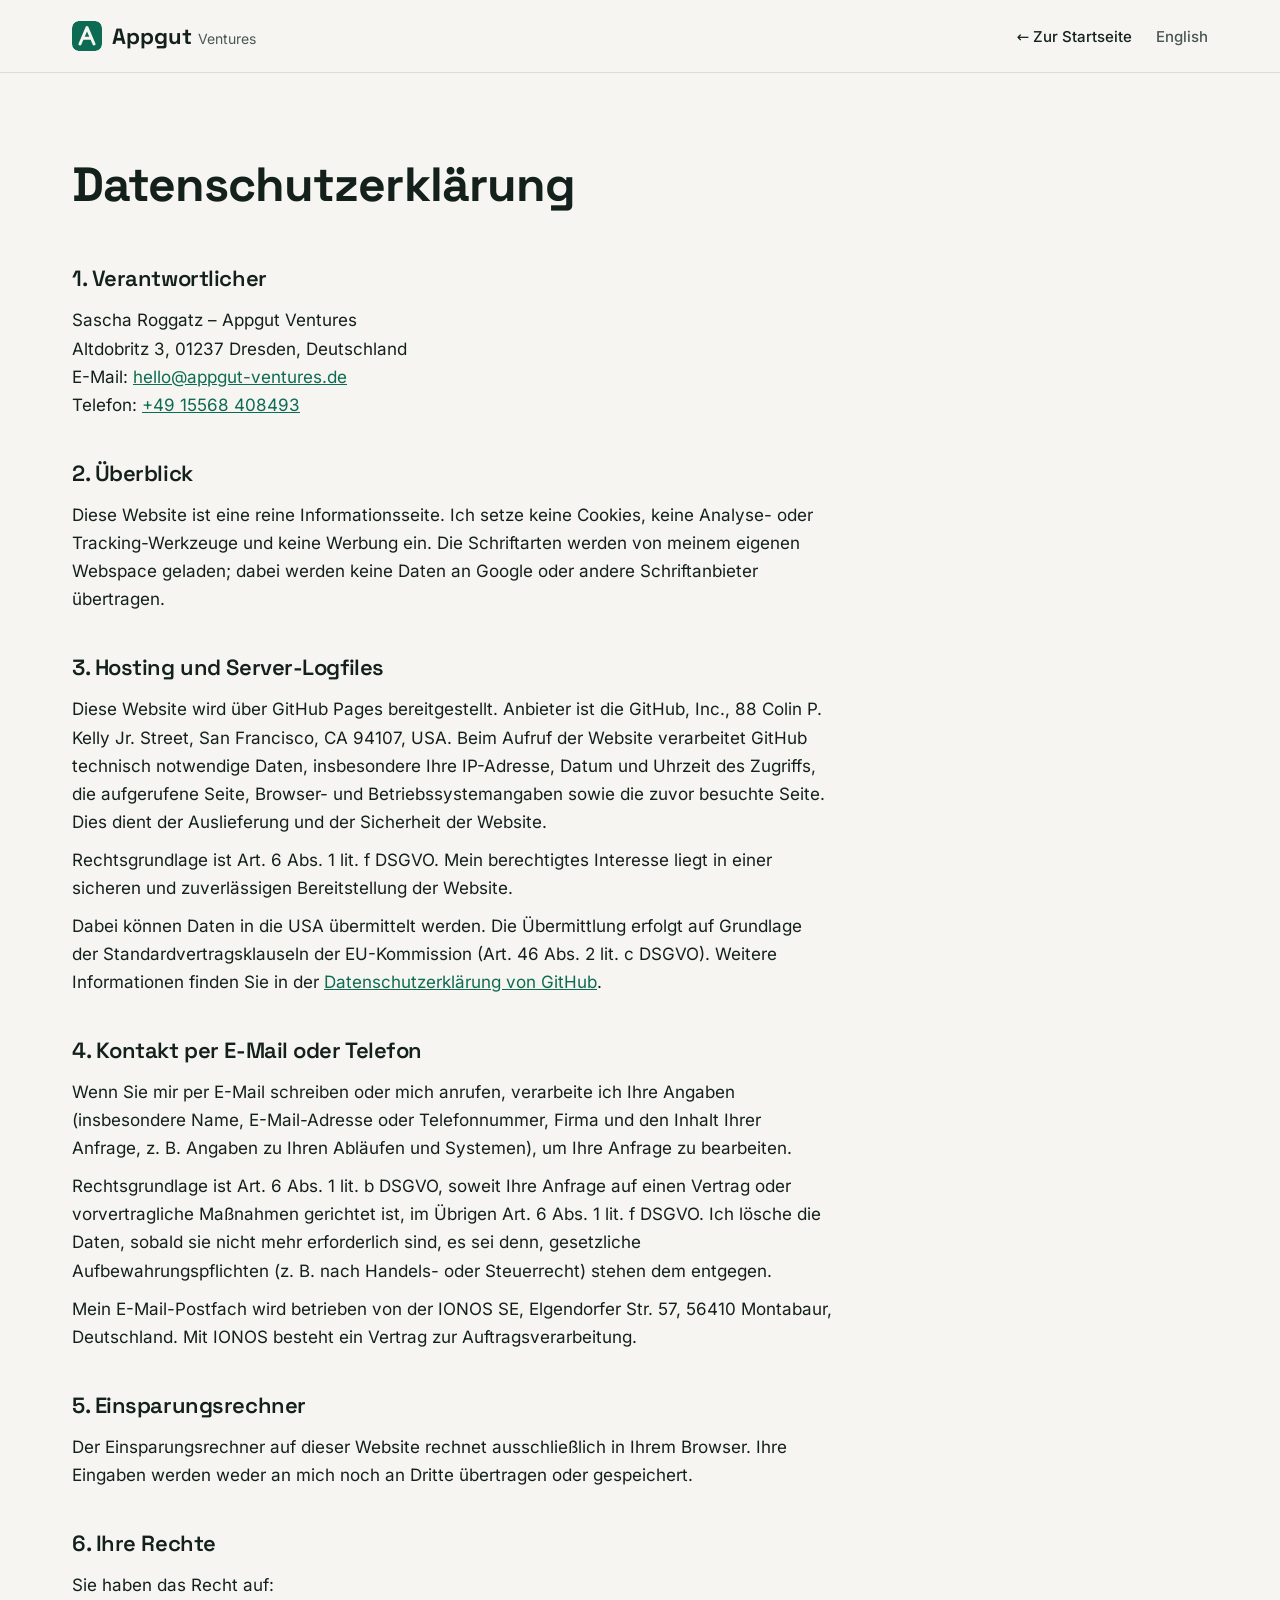
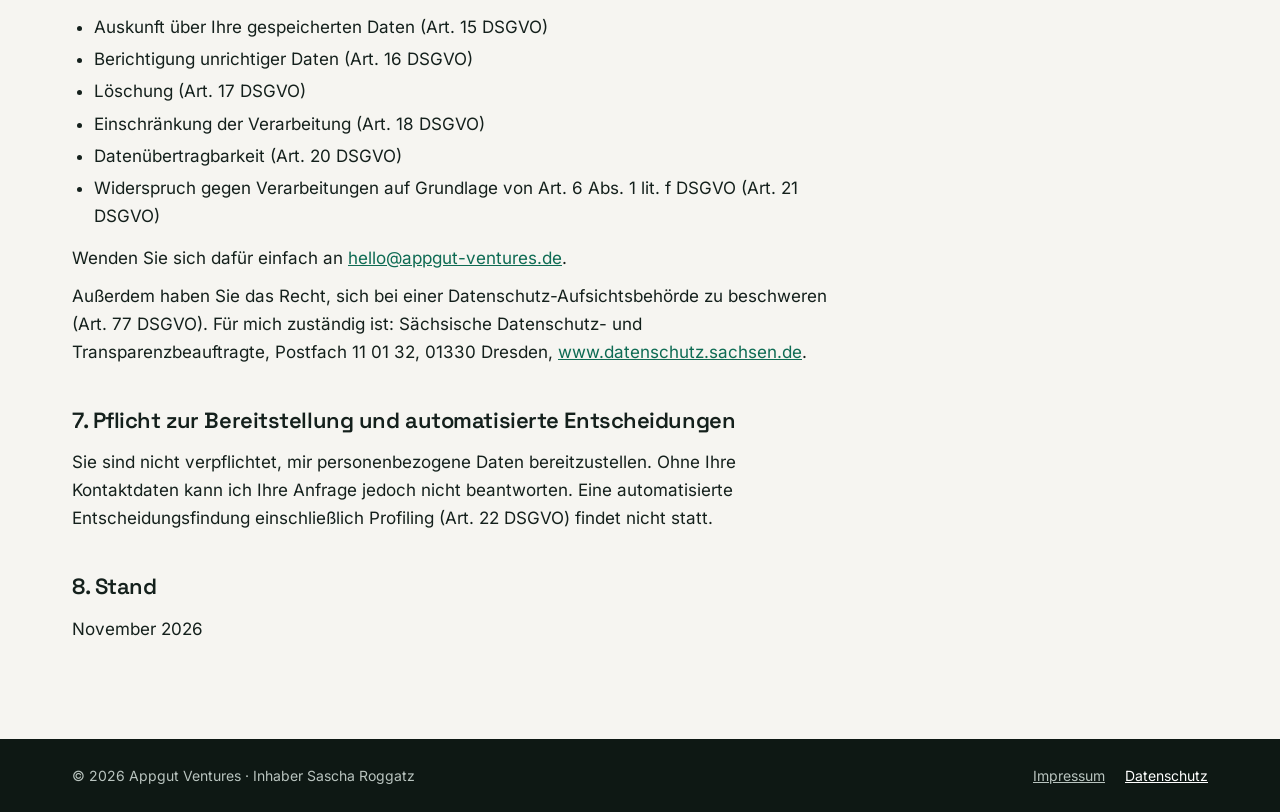
<file: datenschutz.html>
<!doctype html>
<html lang="de">
<head>
<meta charset="utf-8">
<meta name="viewport" content="width=device-width, initial-scale=1, viewport-fit=cover">
<title>Datenschutzerklärung – Appgut Ventures</title>
<meta name="robots" content="noindex">
<link rel="alternate" hreflang="de" href="https://appgut-ventures.de/datenschutz.html">
<link rel="alternate" hreflang="en" href="https://appgut-ventures.de/en/privacy.html">
<link rel="alternate" hreflang="x-default" href="https://appgut-ventures.de/datenschutz.html">
<link rel="icon" href="/favicon.svg" type="image/svg+xml">
<link rel="icon" href="/favicon-32.png" sizes="32x32" type="image/png">
<link rel="apple-touch-icon" href="/apple-touch-icon.png">
<link rel="preload" href="/assets/fonts/inter-latin-wght-normal.woff2" as="font" type="font/woff2" crossorigin>
<link rel="stylesheet" href="/assets/site.css">
</head>
<body>
<div style="width: 100%; min-height: 100vh; background: #F6F5F1; display: flex; flex-direction: column">

<header style="background: #F6F5F1; border-bottom: 1px solid #DEDCD4">
<div class="wrap" style="display: flex; flex-wrap: wrap; align-items: center; justify-content: space-between; gap: 16px; min-height: 72px">
<a href="/" style="text-decoration: none; color: #14201C; display: flex; align-items: center; gap: 10px">
<img src="/favicon.svg" width="30" height="30" alt="" style="display: block; border-radius: 7px">
<span style="display: flex; align-items: baseline; gap: 6px">
<span style="font-family: 'Space Grotesk', sans-serif; font-weight: 700; font-size: 22px">Appgut</span>
<span style="font-size: 14px; color: #4A5752">Ventures</span>
</span>
</a>
<nav aria-label="Navigation" style="display: flex; gap: 24px; font-size: 15px; font-weight: 500">
<a href="/" style="color: #14201C; text-decoration: none">← Zur Startseite</a>
<a href="/en/privacy.html" lang="en" hreflang="en" style="color: #4A5752; text-decoration: none">English</a>
</nav>
</div>
</header>

<main class="wrap" style="flex: 1; width: 100%">
<div style="max-width: 760px; padding: 72px 0 96px; display: flex; flex-direction: column; gap: 36px; font-size: 17px; line-height: 1.65">
<h1 style="font-size: 48px; font-weight: 700">Datenschutzerklärung</h1>

<div style="display: flex; flex-direction: column; gap: 10px">
<h2 style="font-size: 22px; font-weight: 600">1. Verantwortlicher</h2>
<address>Sascha Roggatz – Appgut Ventures<br>Altdobritz 3, 01237 Dresden, Deutschland<br>E-Mail: <a href="mailto:hello@appgut-ventures.de">hello@appgut-ventures.de</a><br>Telefon: <a href="tel:+4915568408493">+49 15568 408493</a></address>
</div>

<div style="display: flex; flex-direction: column; gap: 10px">
<h2 style="font-size: 22px; font-weight: 600">2. Überblick</h2>
<p>Diese Website ist eine reine Informationsseite. Ich setze keine Cookies, keine Analyse- oder Tracking-Werkzeuge und keine Werbung ein. Die Schriftarten werden von meinem eigenen Webspace geladen; dabei werden keine Daten an Google oder andere Schriftanbieter übertragen.</p>
</div>

<div style="display: flex; flex-direction: column; gap: 10px">
<h2 style="font-size: 22px; font-weight: 600">3. Hosting und Server-Logfiles</h2>
<p>Diese Website wird über GitHub Pages bereitgestellt. Anbieter ist die GitHub, Inc., 88 Colin P. Kelly Jr. Street, San Francisco, CA 94107, USA. Beim Aufruf der Website verarbeitet GitHub technisch notwendige Daten, insbesondere Ihre IP-Adresse, Datum und Uhrzeit des Zugriffs, die aufgerufene Seite, Browser- und Betriebssystemangaben sowie die zuvor besuchte Seite. Dies dient der Auslieferung und der Sicherheit der Website.</p>
<p>Rechtsgrundlage ist Art. 6 Abs. 1 lit. f DSGVO. Mein berechtigtes Interesse liegt in einer sicheren und zuverlässigen Bereitstellung der Website.</p>
<p>Dabei können Daten in die USA übermittelt werden. Die Übermittlung erfolgt auf Grundlage der Standardvertragsklauseln der EU-Kommission (Art. 46 Abs. 2 lit. c DSGVO). Weitere Informationen finden Sie in der <a href="https://docs.github.com/en/site-policy/privacy-policies/github-general-privacy-statement" rel="noopener">Datenschutzerklärung von GitHub</a>.</p>
</div>

<div style="display: flex; flex-direction: column; gap: 10px">
<h2 style="font-size: 22px; font-weight: 600">4. Kontakt per E-Mail oder Telefon</h2>
<p>Wenn Sie mir per E-Mail schreiben oder mich anrufen, verarbeite ich Ihre Angaben (insbesondere Name, E-Mail-Adresse oder Telefonnummer, Firma und den Inhalt Ihrer Anfrage, z. B. Angaben zu Ihren Abläufen und Systemen), um Ihre Anfrage zu bearbeiten.</p>
<p>Rechtsgrundlage ist Art. 6 Abs. 1 lit. b DSGVO, soweit Ihre Anfrage auf einen Vertrag oder vorvertragliche Maßnahmen gerichtet ist, im Übrigen Art. 6 Abs. 1 lit. f DSGVO. Ich lösche die Daten, sobald sie nicht mehr erforderlich sind, es sei denn, gesetzliche Aufbewahrungspflichten (z. B. nach Handels- oder Steuerrecht) stehen dem entgegen.</p>
<p>Mein E-Mail-Postfach wird betrieben von der IONOS SE, Elgendorfer Str. 57, 56410 Montabaur, Deutschland. Mit IONOS besteht ein Vertrag zur Auftragsverarbeitung.</p>
</div>

<div style="display: flex; flex-direction: column; gap: 10px">
<h2 style="font-size: 22px; font-weight: 600">5. Einsparungsrechner</h2>
<p>Der Einsparungsrechner auf dieser Website rechnet ausschließlich in Ihrem Browser. Ihre Eingaben werden weder an mich noch an Dritte übertragen oder gespeichert.</p>
</div>

<div style="display: flex; flex-direction: column; gap: 10px">
<h2 style="font-size: 22px; font-weight: 600">6. Ihre Rechte</h2>
<p>Sie haben das Recht auf:</p>
<ul>
<li>Auskunft über Ihre gespeicherten Daten (Art. 15 DSGVO)</li>
<li>Berichtigung unrichtiger Daten (Art. 16 DSGVO)</li>
<li>Löschung (Art. 17 DSGVO)</li>
<li>Einschränkung der Verarbeitung (Art. 18 DSGVO)</li>
<li>Datenübertragbarkeit (Art. 20 DSGVO)</li>
<li>Widerspruch gegen Verarbeitungen auf Grundlage von Art. 6 Abs. 1 lit. f DSGVO (Art. 21 DSGVO)</li>
</ul>
<p>Wenden Sie sich dafür einfach an <a href="mailto:hello@appgut-ventures.de">hello@appgut-ventures.de</a>.</p>
<p>Außerdem haben Sie das Recht, sich bei einer Datenschutz-Aufsichtsbehörde zu beschweren (Art. 77 DSGVO). Für mich zuständig ist: Sächsische Datenschutz- und Transparenzbeauftragte, Postfach 11 01 32, 01330 Dresden, <a href="https://www.datenschutz.sachsen.de" rel="noopener">www.datenschutz.sachsen.de</a>.</p>
</div>

<div style="display: flex; flex-direction: column; gap: 10px">
<h2 style="font-size: 22px; font-weight: 600">7. Pflicht zur Bereitstellung und automatisierte Entscheidungen</h2>
<p>Sie sind nicht verpflichtet, mir personenbezogene Daten bereitzustellen. Ohne Ihre Kontaktdaten kann ich Ihre Anfrage jedoch nicht beantworten. Eine automatisierte Entscheidungsfindung einschließlich Profiling (Art. 22 DSGVO) findet nicht statt.</p>
</div>

<div style="display: flex; flex-direction: column; gap: 10px">
<h2 style="font-size: 22px; font-weight: 600">8. Stand</h2>
<p>November 2026</p>
</div>
</div>
</main>

<footer style="background: #0E1814; color: #B9C4BF; padding: 28px 0">
<div class="wrap" style="display: flex; flex-wrap: wrap; justify-content: space-between; gap: 16px; font-size: 14px">
<span>© 2026 Appgut Ventures · Inhaber Sascha Roggatz</span>
<nav aria-label="Rechtliches" style="display: flex; gap: 20px"><a href="/impressum.html" style="color: #B9C4BF">Impressum</a><a href="/datenschutz.html" aria-current="page" style="color: #FFFFFF">Datenschutz</a></nav>
</div>
</footer>

</div>
</body>
</html>
</file>
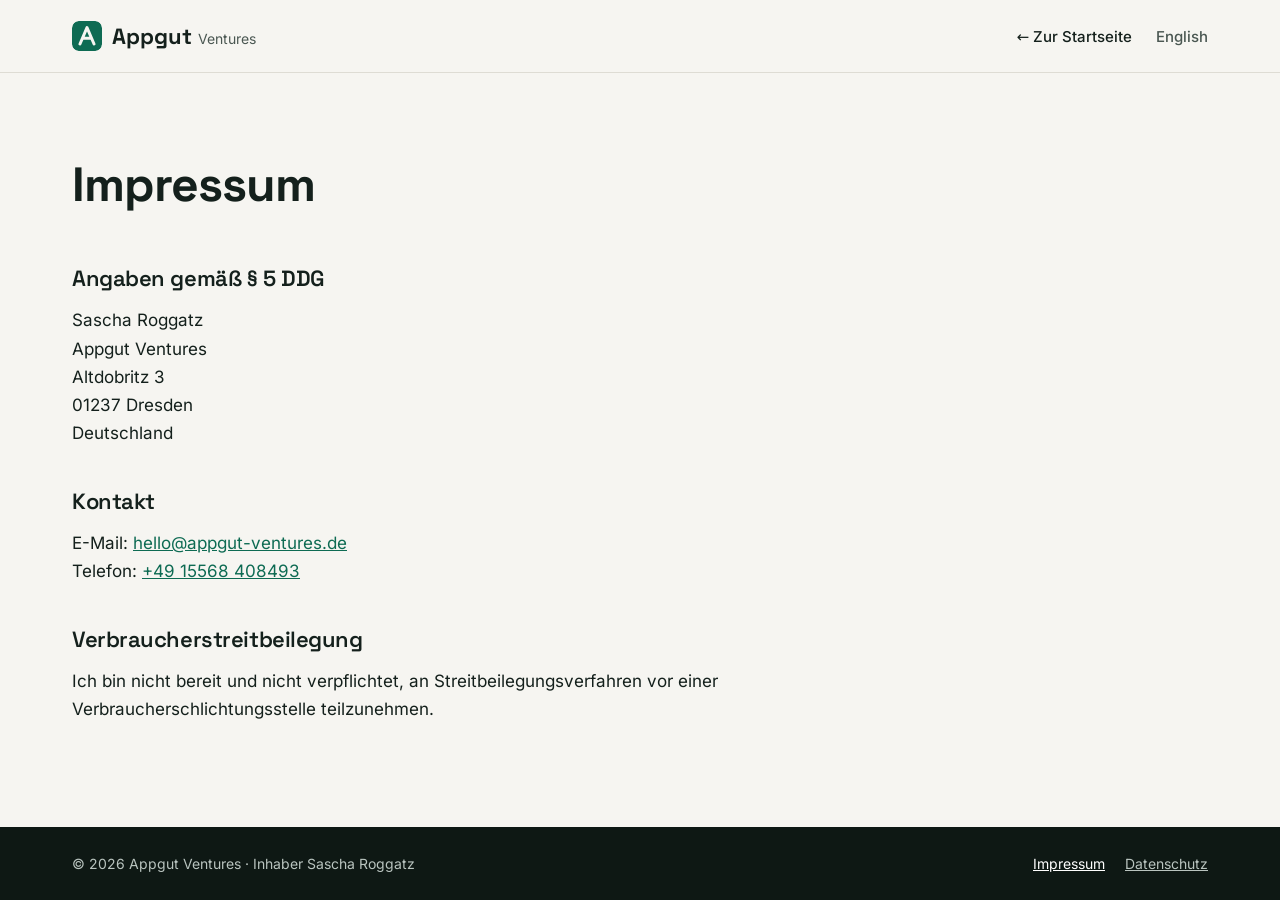
<file: impressum.html>
<!doctype html>
<html lang="de">
<head>
<meta charset="utf-8">
<meta name="viewport" content="width=device-width, initial-scale=1, viewport-fit=cover">
<title>Impressum – Appgut Ventures</title>
<meta name="robots" content="noindex">
<link rel="alternate" hreflang="de" href="https://appgut-ventures.de/impressum.html">
<link rel="alternate" hreflang="en" href="https://appgut-ventures.de/en/legal-notice.html">
<link rel="alternate" hreflang="x-default" href="https://appgut-ventures.de/impressum.html">
<link rel="icon" href="/favicon.svg" type="image/svg+xml">
<link rel="icon" href="/favicon-32.png" sizes="32x32" type="image/png">
<link rel="apple-touch-icon" href="/apple-touch-icon.png">
<link rel="preload" href="/assets/fonts/inter-latin-wght-normal.woff2" as="font" type="font/woff2" crossorigin>
<link rel="stylesheet" href="/assets/site.css">
</head>
<body>
<div style="width: 100%; min-height: 100vh; background: #F6F5F1; display: flex; flex-direction: column">

<header style="background: #F6F5F1; border-bottom: 1px solid #DEDCD4">
<div class="wrap" style="display: flex; flex-wrap: wrap; align-items: center; justify-content: space-between; gap: 16px; min-height: 72px">
<a href="/" style="text-decoration: none; color: #14201C; display: flex; align-items: center; gap: 10px">
<img src="/favicon.svg" width="30" height="30" alt="" style="display: block; border-radius: 7px">
<span style="display: flex; align-items: baseline; gap: 6px">
<span style="font-family: 'Space Grotesk', sans-serif; font-weight: 700; font-size: 22px">Appgut</span>
<span style="font-size: 14px; color: #4A5752">Ventures</span>
</span>
</a>
<nav aria-label="Navigation" style="display: flex; gap: 24px; font-size: 15px; font-weight: 500">
<a href="/" style="color: #14201C; text-decoration: none">← Zur Startseite</a>
<a href="/en/legal-notice.html" lang="en" hreflang="en" style="color: #4A5752; text-decoration: none">English</a>
</nav>
</div>
</header>

<main class="wrap" style="flex: 1; width: 100%">
<div style="max-width: 760px; padding: 72px 0 96px; display: flex; flex-direction: column; gap: 36px; font-size: 17px; line-height: 1.65">
<h1 style="font-size: 48px; font-weight: 700">Impressum</h1>

<div style="display: flex; flex-direction: column; gap: 10px">
<h2 style="font-size: 22px; font-weight: 600">Angaben gemäß § 5 DDG</h2>
<address>Sascha Roggatz<br>Appgut Ventures<br>Altdobritz 3<br>01237 Dresden<br>Deutschland</address>
</div>

<div style="display: flex; flex-direction: column; gap: 10px">
<h2 style="font-size: 22px; font-weight: 600">Kontakt</h2>
<p>E-Mail: <a href="mailto:hello@appgut-ventures.de">hello@appgut-ventures.de</a><br>Telefon: <a href="tel:+4915568408493">+49 15568 408493</a></p>
</div>

<!-- Ausgeblendet bis zur Zuteilung durch das BZSt – dann wieder einfügen:
Wirtschafts-Identifikationsnummer gemäß § 139c Abgabenordnung: [W-IdNr.]
-->

<div style="display: flex; flex-direction: column; gap: 10px">
<h2 style="font-size: 22px; font-weight: 600">Verbraucherstreitbeilegung</h2>
<p>Ich bin nicht bereit und nicht verpflichtet, an Streitbeilegungsverfahren vor einer Verbraucherschlichtungsstelle teilzunehmen.</p>
</div>
</div>
</main>

<footer style="background: #0E1814; color: #B9C4BF; padding: 28px 0">
<div class="wrap" style="display: flex; flex-wrap: wrap; justify-content: space-between; gap: 16px; font-size: 14px">
<span>© 2026 Appgut Ventures · Inhaber Sascha Roggatz</span>
<nav aria-label="Rechtliches" style="display: flex; gap: 20px"><a href="/impressum.html" aria-current="page" style="color: #FFFFFF">Impressum</a><a href="/datenschutz.html" style="color: #B9C4BF">Datenschutz</a></nav>
</div>
</footer>

</div>
</body>
</html>
</file>
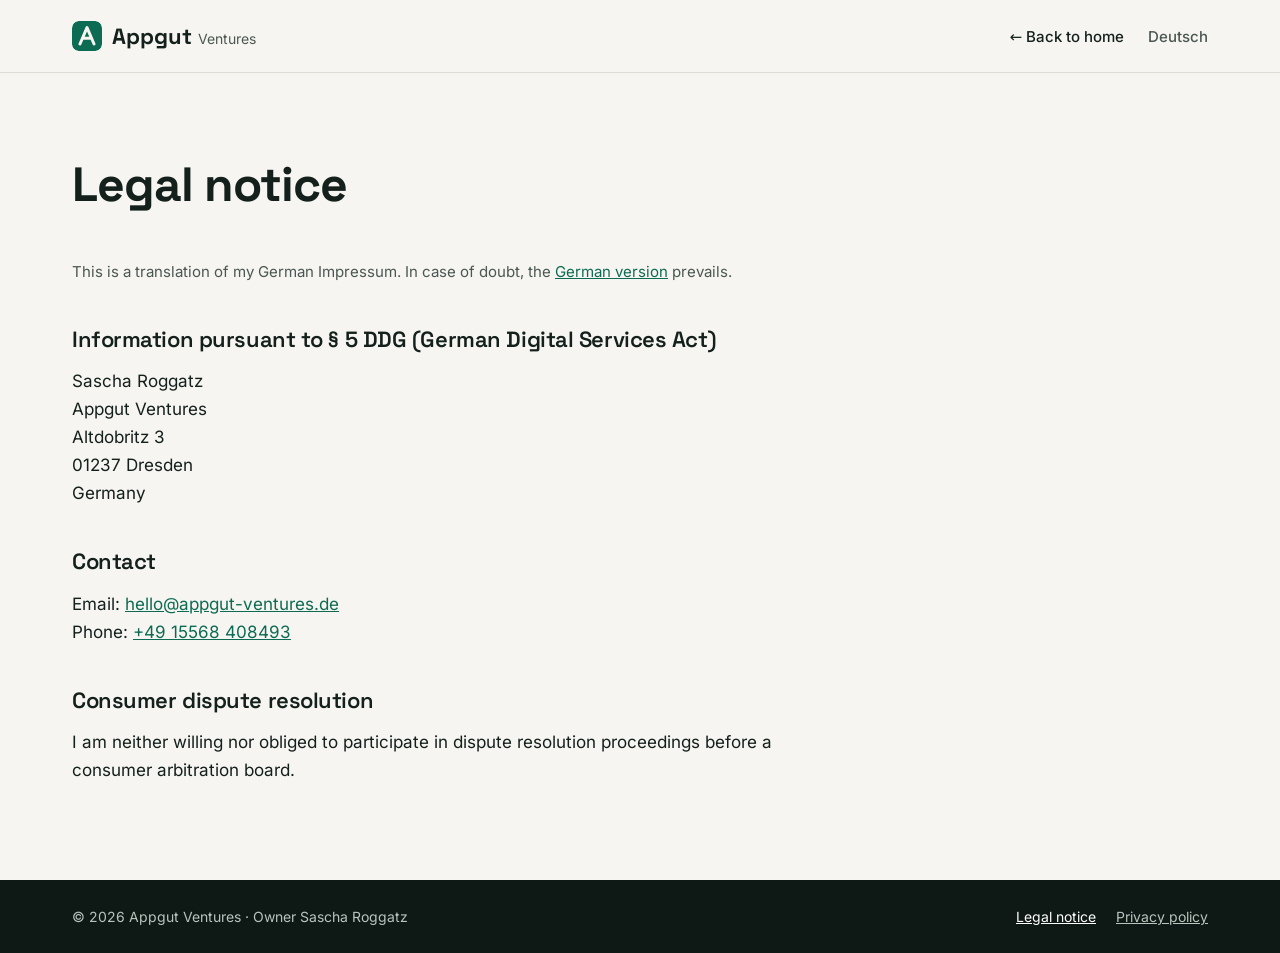
<file: en/legal-notice.html>
<!doctype html>
<html lang="en">
<head>
<meta charset="utf-8">
<meta name="viewport" content="width=device-width, initial-scale=1, viewport-fit=cover">
<title>Legal notice – Appgut Ventures</title>
<meta name="robots" content="noindex">
<link rel="alternate" hreflang="de" href="https://appgut-ventures.de/impressum.html">
<link rel="alternate" hreflang="en" href="https://appgut-ventures.de/en/legal-notice.html">
<link rel="alternate" hreflang="x-default" href="https://appgut-ventures.de/impressum.html">
<link rel="icon" href="/favicon.svg" type="image/svg+xml">
<link rel="icon" href="/favicon-32.png" sizes="32x32" type="image/png">
<link rel="apple-touch-icon" href="/apple-touch-icon.png">
<link rel="preload" href="/assets/fonts/inter-latin-wght-normal.woff2" as="font" type="font/woff2" crossorigin>
<link rel="stylesheet" href="/assets/site.css">
</head>
<body>
<div style="width: 100%; min-height: 100vh; background: #F6F5F1; display: flex; flex-direction: column">

<header style="background: #F6F5F1; border-bottom: 1px solid #DEDCD4">
<div class="wrap" style="display: flex; flex-wrap: wrap; align-items: center; justify-content: space-between; gap: 16px; min-height: 72px">
<a href="/en/" style="text-decoration: none; color: #14201C; display: flex; align-items: center; gap: 10px">
<img src="/favicon.svg" width="30" height="30" alt="" style="display: block; border-radius: 7px">
<span style="display: flex; align-items: baseline; gap: 6px">
<span style="font-family: 'Space Grotesk', sans-serif; font-weight: 700; font-size: 22px">Appgut</span>
<span style="font-size: 14px; color: #4A5752">Ventures</span>
</span>
</a>
<nav aria-label="Navigation" style="display: flex; gap: 24px; font-size: 15px; font-weight: 500">
<a href="/en/" style="color: #14201C; text-decoration: none">← Back to home</a>
<a href="/impressum.html" lang="de" hreflang="de" style="color: #4A5752; text-decoration: none">Deutsch</a>
</nav>
</div>
</header>

<main class="wrap" style="flex: 1; width: 100%">
<div style="max-width: 760px; padding: 72px 0 96px; display: flex; flex-direction: column; gap: 36px; font-size: 17px; line-height: 1.65">
<h1 style="font-size: 48px; font-weight: 700">Legal notice</h1>
<p style="font-size: 15px; color: #4A5752">This is a translation of my German Impressum. In case of doubt, the <a href="/impressum.html" lang="de">German version</a> prevails.</p>

<div style="display: flex; flex-direction: column; gap: 10px">
<h2 style="font-size: 22px; font-weight: 600">Information pursuant to § 5 DDG (German Digital Services Act)</h2>
<address>Sascha Roggatz<br>Appgut Ventures<br>Altdobritz 3<br>01237 Dresden<br>Germany</address>
</div>

<div style="display: flex; flex-direction: column; gap: 10px">
<h2 style="font-size: 22px; font-weight: 600">Contact</h2>
<p>Email: <a href="mailto:hello@appgut-ventures.de">hello@appgut-ventures.de</a><br>Phone: <a href="tel:+4915568408493">+49 15568 408493</a></p>
</div>

<!-- Hidden until assigned by the BZSt – then re-add:
Business identification number (Wirtschafts-Identifikationsnummer) pursuant to § 139c of the German Fiscal Code: [W-IdNr.]
-->

<div style="display: flex; flex-direction: column; gap: 10px">
<h2 style="font-size: 22px; font-weight: 600">Consumer dispute resolution</h2>
<p>I am neither willing nor obliged to participate in dispute resolution proceedings before a consumer arbitration board.</p>
</div>
</div>
</main>

<footer style="background: #0E1814; color: #B9C4BF; padding: 28px 0">
<div class="wrap" style="display: flex; flex-wrap: wrap; justify-content: space-between; gap: 16px; font-size: 14px">
<span>© 2026 Appgut Ventures · Owner Sascha Roggatz</span>
<nav aria-label="Legal" style="display: flex; gap: 20px"><a href="/en/legal-notice.html" aria-current="page" style="color: #FFFFFF">Legal notice</a><a href="/en/privacy.html" style="color: #B9C4BF">Privacy policy</a></nav>
</div>
</footer>

</div>
</body>
</html>
</file>
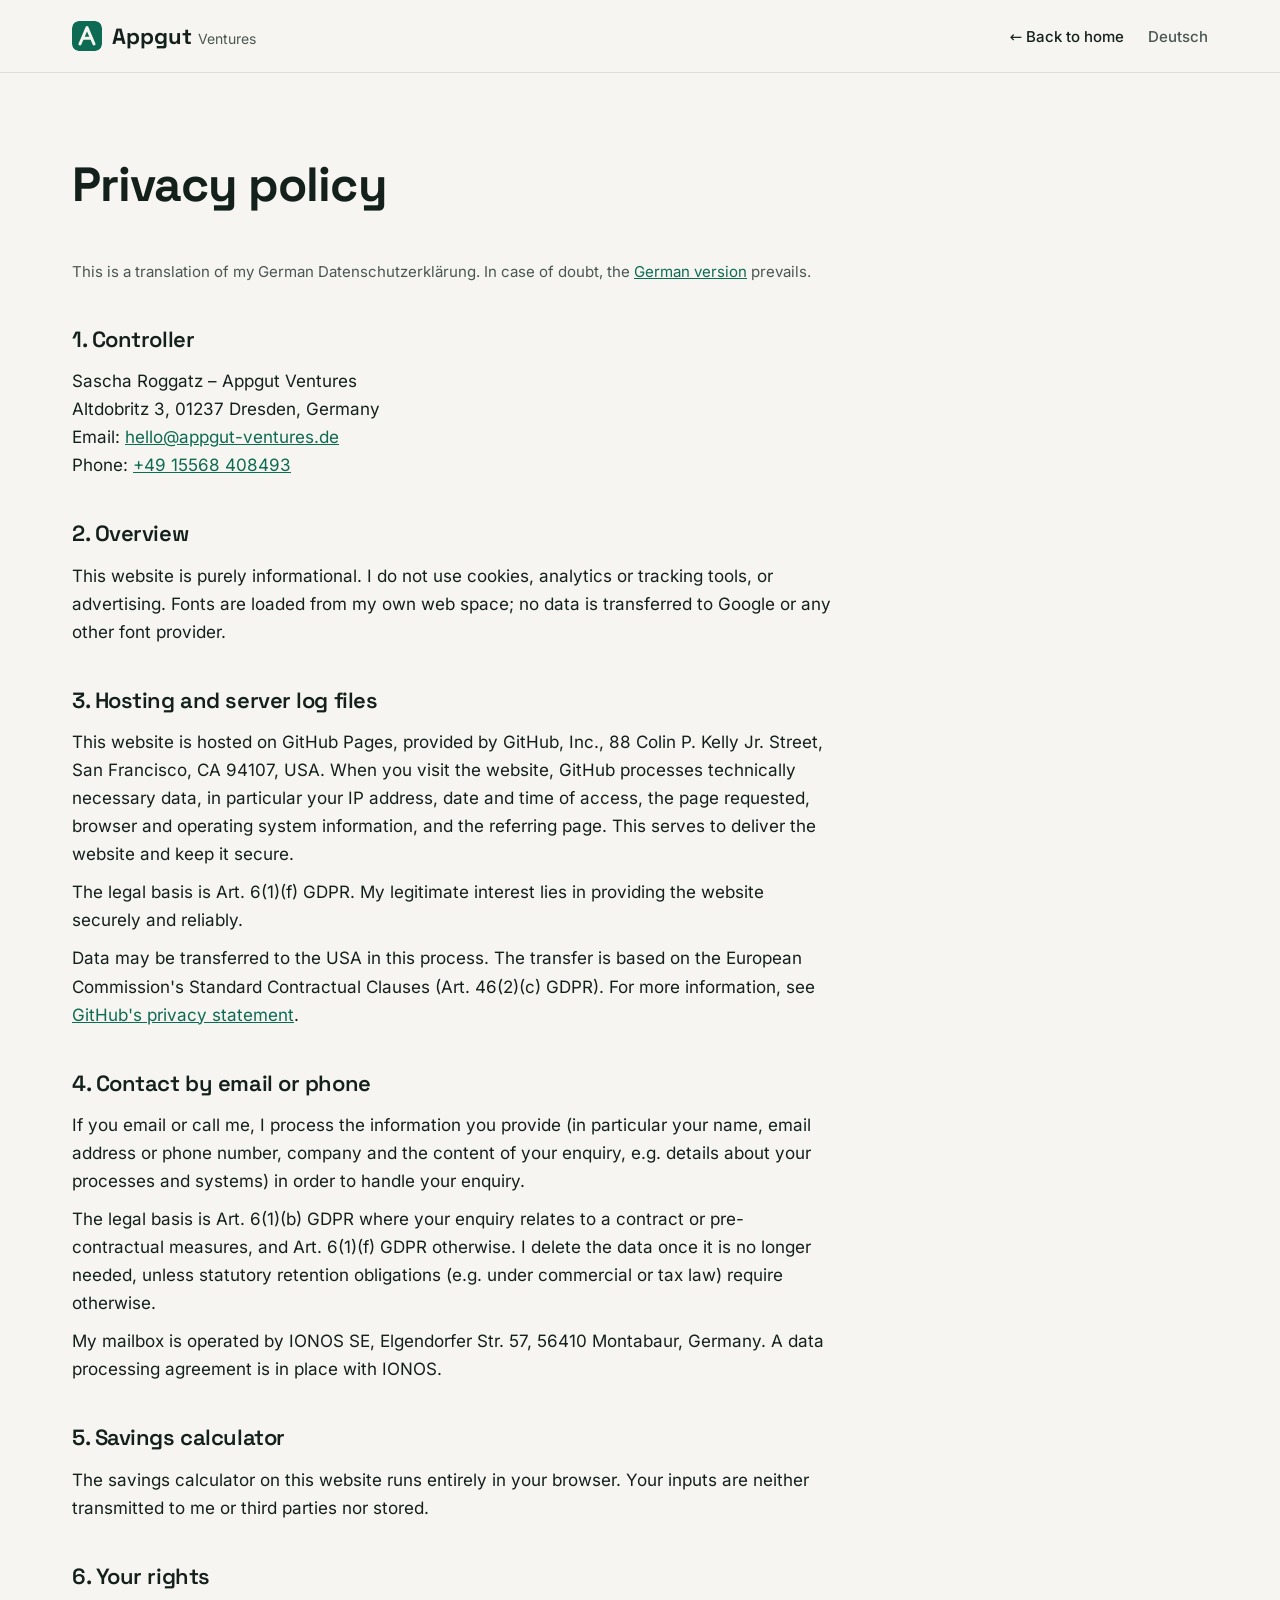
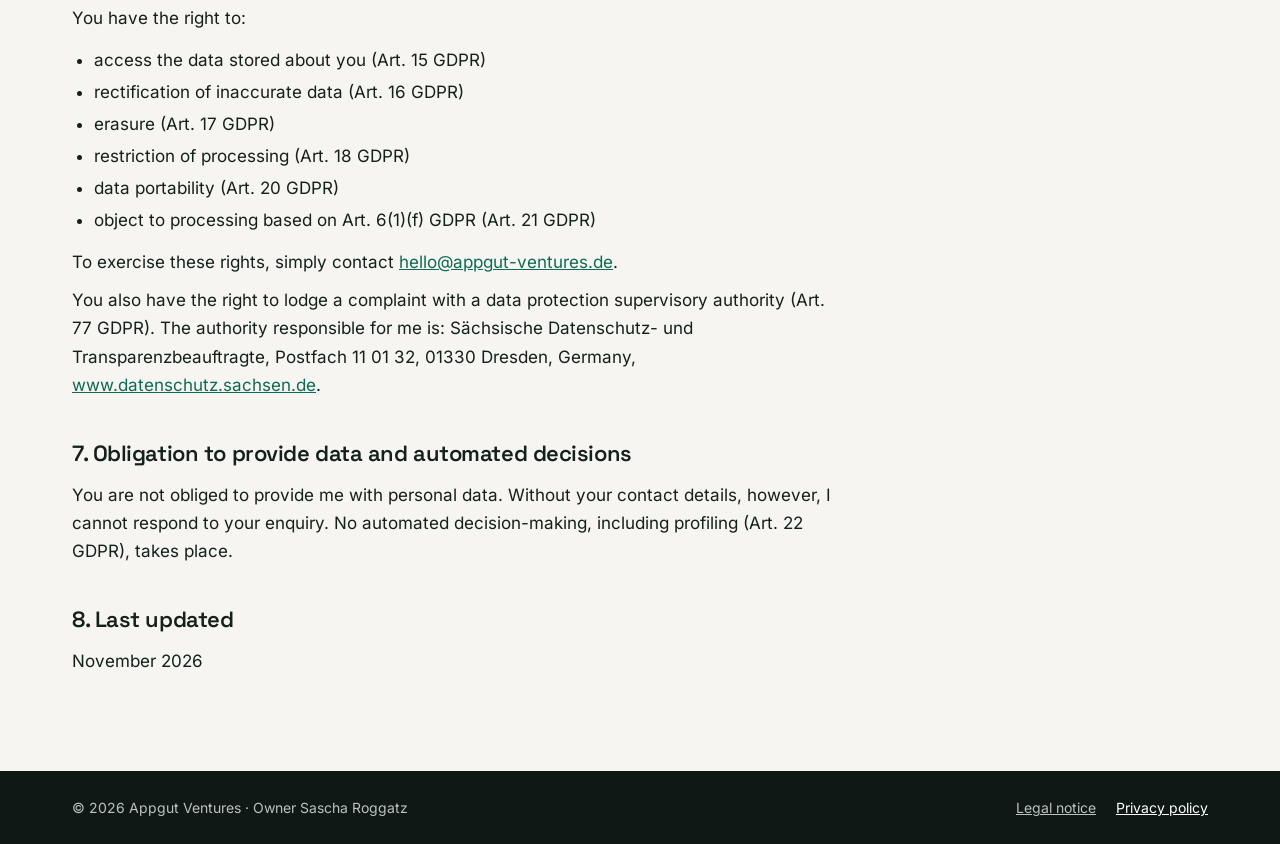
<file: en/privacy.html>
<!doctype html>
<html lang="en">
<head>
<meta charset="utf-8">
<meta name="viewport" content="width=device-width, initial-scale=1, viewport-fit=cover">
<title>Privacy policy – Appgut Ventures</title>
<meta name="robots" content="noindex">
<link rel="alternate" hreflang="de" href="https://appgut-ventures.de/datenschutz.html">
<link rel="alternate" hreflang="en" href="https://appgut-ventures.de/en/privacy.html">
<link rel="alternate" hreflang="x-default" href="https://appgut-ventures.de/datenschutz.html">
<link rel="icon" href="/favicon.svg" type="image/svg+xml">
<link rel="icon" href="/favicon-32.png" sizes="32x32" type="image/png">
<link rel="apple-touch-icon" href="/apple-touch-icon.png">
<link rel="preload" href="/assets/fonts/inter-latin-wght-normal.woff2" as="font" type="font/woff2" crossorigin>
<link rel="stylesheet" href="/assets/site.css">
</head>
<body>
<div style="width: 100%; min-height: 100vh; background: #F6F5F1; display: flex; flex-direction: column">

<header style="background: #F6F5F1; border-bottom: 1px solid #DEDCD4">
<div class="wrap" style="display: flex; flex-wrap: wrap; align-items: center; justify-content: space-between; gap: 16px; min-height: 72px">
<a href="/en/" style="text-decoration: none; color: #14201C; display: flex; align-items: center; gap: 10px">
<img src="/favicon.svg" width="30" height="30" alt="" style="display: block; border-radius: 7px">
<span style="display: flex; align-items: baseline; gap: 6px">
<span style="font-family: 'Space Grotesk', sans-serif; font-weight: 700; font-size: 22px">Appgut</span>
<span style="font-size: 14px; color: #4A5752">Ventures</span>
</span>
</a>
<nav aria-label="Navigation" style="display: flex; gap: 24px; font-size: 15px; font-weight: 500">
<a href="/en/" style="color: #14201C; text-decoration: none">← Back to home</a>
<a href="/datenschutz.html" lang="de" hreflang="de" style="color: #4A5752; text-decoration: none">Deutsch</a>
</nav>
</div>
</header>

<main class="wrap" style="flex: 1; width: 100%">
<div style="max-width: 760px; padding: 72px 0 96px; display: flex; flex-direction: column; gap: 36px; font-size: 17px; line-height: 1.65">
<h1 style="font-size: 48px; font-weight: 700">Privacy policy</h1>
<p style="font-size: 15px; color: #4A5752">This is a translation of my German Datenschutzerklärung. In case of doubt, the <a href="/datenschutz.html" lang="de">German version</a> prevails.</p>

<div style="display: flex; flex-direction: column; gap: 10px">
<h2 style="font-size: 22px; font-weight: 600">1. Controller</h2>
<address>Sascha Roggatz – Appgut Ventures<br>Altdobritz 3, 01237 Dresden, Germany<br>Email: <a href="mailto:hello@appgut-ventures.de">hello@appgut-ventures.de</a><br>Phone: <a href="tel:+4915568408493">+49 15568 408493</a></address>
</div>

<div style="display: flex; flex-direction: column; gap: 10px">
<h2 style="font-size: 22px; font-weight: 600">2. Overview</h2>
<p>This website is purely informational. I do not use cookies, analytics or tracking tools, or advertising. Fonts are loaded from my own web space; no data is transferred to Google or any other font provider.</p>
</div>

<div style="display: flex; flex-direction: column; gap: 10px">
<h2 style="font-size: 22px; font-weight: 600">3. Hosting and server log files</h2>
<p>This website is hosted on GitHub Pages, provided by GitHub, Inc., 88 Colin P. Kelly Jr. Street, San Francisco, CA 94107, USA. When you visit the website, GitHub processes technically necessary data, in particular your IP address, date and time of access, the page requested, browser and operating system information, and the referring page. This serves to deliver the website and keep it secure.</p>
<p>The legal basis is Art. 6(1)(f) GDPR. My legitimate interest lies in providing the website securely and reliably.</p>
<p>Data may be transferred to the USA in this process. The transfer is based on the European Commission's Standard Contractual Clauses (Art. 46(2)(c) GDPR). For more information, see <a href="https://docs.github.com/en/site-policy/privacy-policies/github-general-privacy-statement" rel="noopener">GitHub's privacy statement</a>.</p>
</div>

<div style="display: flex; flex-direction: column; gap: 10px">
<h2 style="font-size: 22px; font-weight: 600">4. Contact by email or phone</h2>
<p>If you email or call me, I process the information you provide (in particular your name, email address or phone number, company and the content of your enquiry, e.g. details about your processes and systems) in order to handle your enquiry.</p>
<p>The legal basis is Art. 6(1)(b) GDPR where your enquiry relates to a contract or pre-contractual measures, and Art. 6(1)(f) GDPR otherwise. I delete the data once it is no longer needed, unless statutory retention obligations (e.g. under commercial or tax law) require otherwise.</p>
<p>My mailbox is operated by IONOS SE, Elgendorfer Str. 57, 56410 Montabaur, Germany. A data processing agreement is in place with IONOS.</p>
</div>

<div style="display: flex; flex-direction: column; gap: 10px">
<h2 style="font-size: 22px; font-weight: 600">5. Savings calculator</h2>
<p>The savings calculator on this website runs entirely in your browser. Your inputs are neither transmitted to me or third parties nor stored.</p>
</div>

<div style="display: flex; flex-direction: column; gap: 10px">
<h2 style="font-size: 22px; font-weight: 600">6. Your rights</h2>
<p>You have the right to:</p>
<ul>
<li>access the data stored about you (Art. 15 GDPR)</li>
<li>rectification of inaccurate data (Art. 16 GDPR)</li>
<li>erasure (Art. 17 GDPR)</li>
<li>restriction of processing (Art. 18 GDPR)</li>
<li>data portability (Art. 20 GDPR)</li>
<li>object to processing based on Art. 6(1)(f) GDPR (Art. 21 GDPR)</li>
</ul>
<p>To exercise these rights, simply contact <a href="mailto:hello@appgut-ventures.de">hello@appgut-ventures.de</a>.</p>
<p>You also have the right to lodge a complaint with a data protection supervisory authority (Art. 77 GDPR). The authority responsible for me is: Sächsische Datenschutz- und Transparenzbeauftragte, Postfach 11 01 32, 01330 Dresden, Germany, <a href="https://www.datenschutz.sachsen.de" rel="noopener">www.datenschutz.sachsen.de</a>.</p>
</div>

<div style="display: flex; flex-direction: column; gap: 10px">
<h2 style="font-size: 22px; font-weight: 600">7. Obligation to provide data and automated decisions</h2>
<p>You are not obliged to provide me with personal data. Without your contact details, however, I cannot respond to your enquiry. No automated decision-making, including profiling (Art. 22 GDPR), takes place.</p>
</div>

<div style="display: flex; flex-direction: column; gap: 10px">
<h2 style="font-size: 22px; font-weight: 600">8. Last updated</h2>
<p>November 2026</p>
</div>
</div>
</main>

<footer style="background: #0E1814; color: #B9C4BF; padding: 28px 0">
<div class="wrap" style="display: flex; flex-wrap: wrap; justify-content: space-between; gap: 16px; font-size: 14px">
<span>© 2026 Appgut Ventures · Owner Sascha Roggatz</span>
<nav aria-label="Legal" style="display: flex; gap: 20px"><a href="/en/legal-notice.html" style="color: #B9C4BF">Legal notice</a><a href="/en/privacy.html" aria-current="page" style="color: #FFFFFF">Privacy policy</a></nav>
</div>
</footer>

</div>
</body>
</html>
</file>
<file: assets/site.css>
/* Appgut Ventures – site styles. Fonts are self-hosted (SIL Open Font License). */
@font-face{font-family:'Inter';font-style:normal;font-weight:100 900;font-display:swap;src:url(/assets/fonts/inter-latin-wght-normal.woff2) format('woff2')}
@font-face{font-family:'Space Grotesk';font-style:normal;font-weight:300 700;font-display:swap;src:url(/assets/fonts/space-grotesk-latin-wght-normal.woff2) format('woff2')}
body{margin:0;background:#F6F5F1;color:#14201C;font-family:'Inter',system-ui,sans-serif;-webkit-font-smoothing:antialiased}
h1,h2,h3{font-family:'Space Grotesk','Inter',sans-serif;margin:0;letter-spacing:-0.02em}
p{margin:0}
a{color:#0E6B53}a:hover{color:#0A4F3D}
.wrap{max-width:1200px;margin:0 auto;padding:0 32px;box-sizing:border-box}
.grid{display:grid;gap:20px;grid-template-columns:repeat(auto-fit,minmax(260px,1fr))}
.grid-wide{display:grid;gap:20px;grid-template-columns:repeat(auto-fit,minmax(320px,1fr))}
.card{background:#FFFFFF;border:1px solid #DEDCD4;border-radius:14px;padding:24px;box-sizing:border-box}
.eyebrow{font-size:13px;font-weight:600;letter-spacing:0.08em;text-transform:uppercase;color:#0E6B53}
.h2{font-size:44px;line-height:1.1;font-weight:600}
.lead{font-size:19px;line-height:1.6;color:#4A5752}
.btn{display:inline-flex;align-items:center;justify-content:center;min-height:50px;padding:0 24px;border-radius:10px;font-weight:600;text-decoration:none;font-size:16px;box-sizing:border-box}
.btn-primary{background:#0E6B53;color:#FFFFFF}.btn-primary:hover{background:#0A4F3D;color:#FFFFFF}
.btn-ghost{border:1.5px solid #14201C;color:#14201C}.btn-ghost:hover{background:#14201C;color:#FFFFFF}
.sec{padding:104px 0}
.pill{min-height:44px;padding:0 16px;border-radius:999px;font:500 15px 'Inter',sans-serif;cursor:pointer}
details{border-bottom:1px solid #DEDCD4;padding:22px 0}
details summary{cursor:pointer;font-weight:600;font-size:18px;list-style:none;display:flex;justify-content:space-between;gap:16px}
details summary::-webkit-details-marker{display:none}
details summary::after{content:'+';font-size:24px;color:#0E6B53;line-height:1}
details[open] summary::after{content:'–'}
@media (max-width:760px){.sec{padding:68px 0}.h1{font-size:40px !important}.h2{font-size:32px}.navlinks{display:none !important}.wrap{padding:0 20px}}

section[id]{scroll-margin-top:80px}
address{font-style:normal}
ul{margin:0;padding-left:22px}
li{margin:4px 0}
.todo{background:#FFF0B3;color:#5C4400;padding:1px 6px;border-radius:4px}
.pill{background:#FFFFFF;color:#14201C;border:1.5px solid #C9C6BC}
.pill.num{min-width:72px}
.pill[aria-pressed="true"]{background:#0E6B53;color:#FFFFFF;border-color:#0E6B53}
@media (max-width:560px){header .btn{display:none !important}}
.pill:focus-visible,.btn:focus-visible,a:focus-visible,summary:focus-visible{outline:3px solid #0E6B53;outline-offset:2px}
</file>
